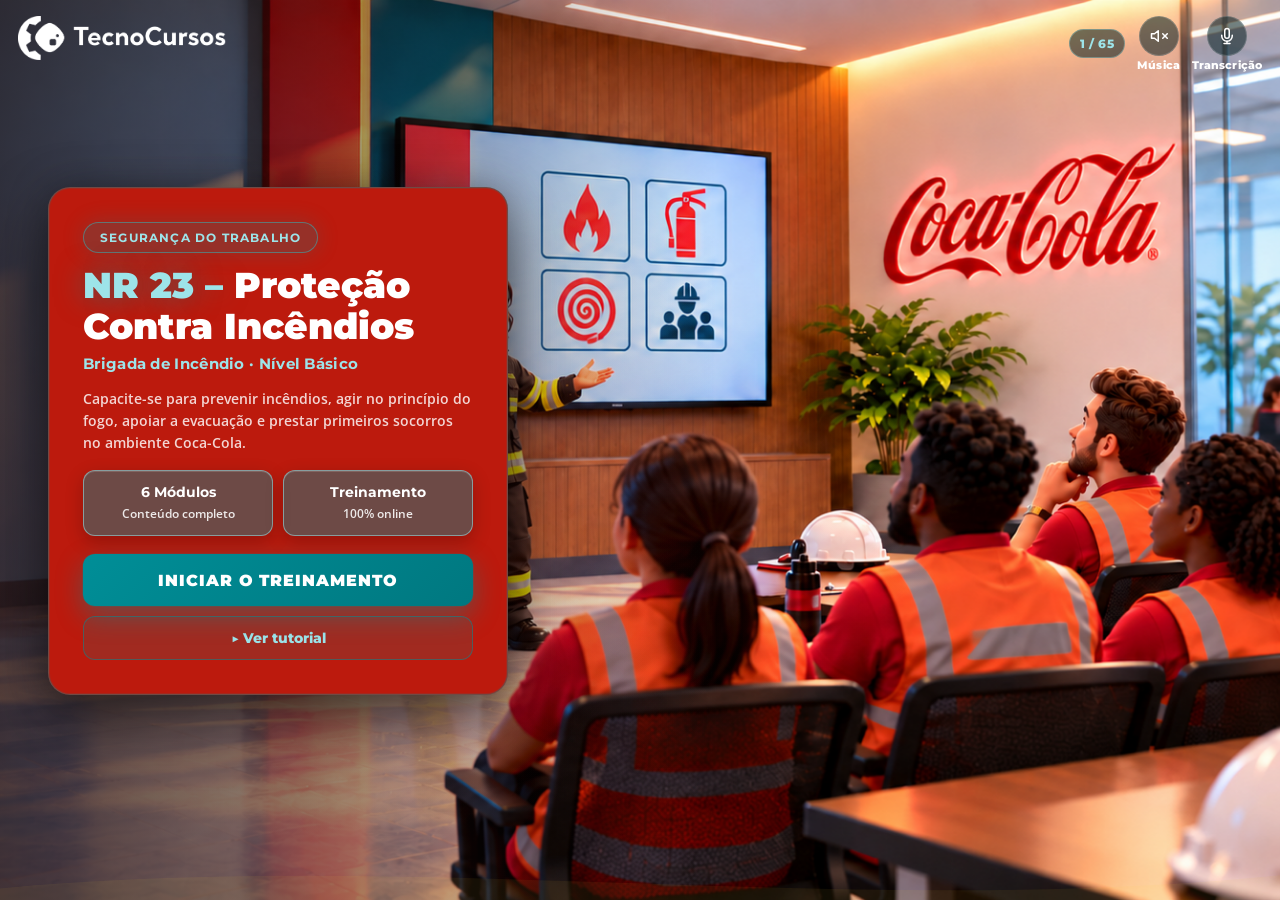
<file: index.html>
<!DOCTYPE html>
<html lang="pt-BR">
<head>
  <meta charset="UTF-8">
  <meta http-equiv="refresh" content="0; url=sessao-aprender.html">
  <link rel="canonical" href="sessao-aprender.html">
  <title>NR 23 – Proteção Contra Incêndios (Brigada de Incêndio - Nível Básico)</title>
</head>
<body>
  <p style="font-family:Montserrat,sans-serif;padding:24px">
    Abrindo a sessão…
    <a href="sessao-aprender.html">Clique aqui se não abrir</a>
  </p>
</body>
</html>
</file>
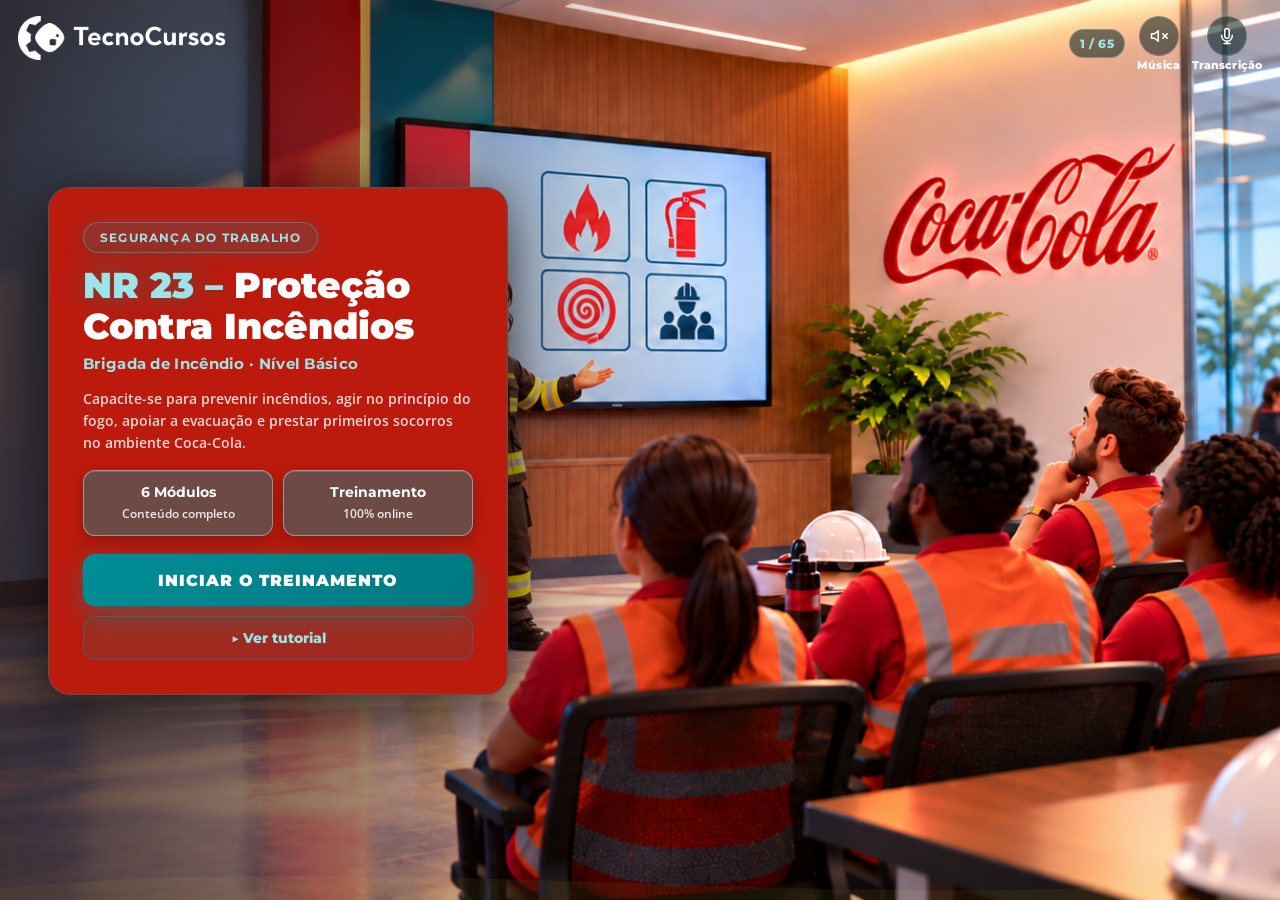
<file: abrir-sessao-aprender.html>
<!DOCTYPE html>
<html lang="pt-BR">
<head>
  <meta charset="UTF-8">
  <meta http-equiv="refresh" content="0; url=sessao-aprender.html">
  <title>Abrir NR 23 – Proteção Contra Incêndios (Brigada de Incêndio - Nível Básico)</title>
</head>
<body>
  <p style="font-family:sans-serif;padding:24px">
    Abrindo a sessão…
    <a href="sessao-aprender.html">Clique aqui se não abrir</a>
  </p>
</body>
</html>
</file>
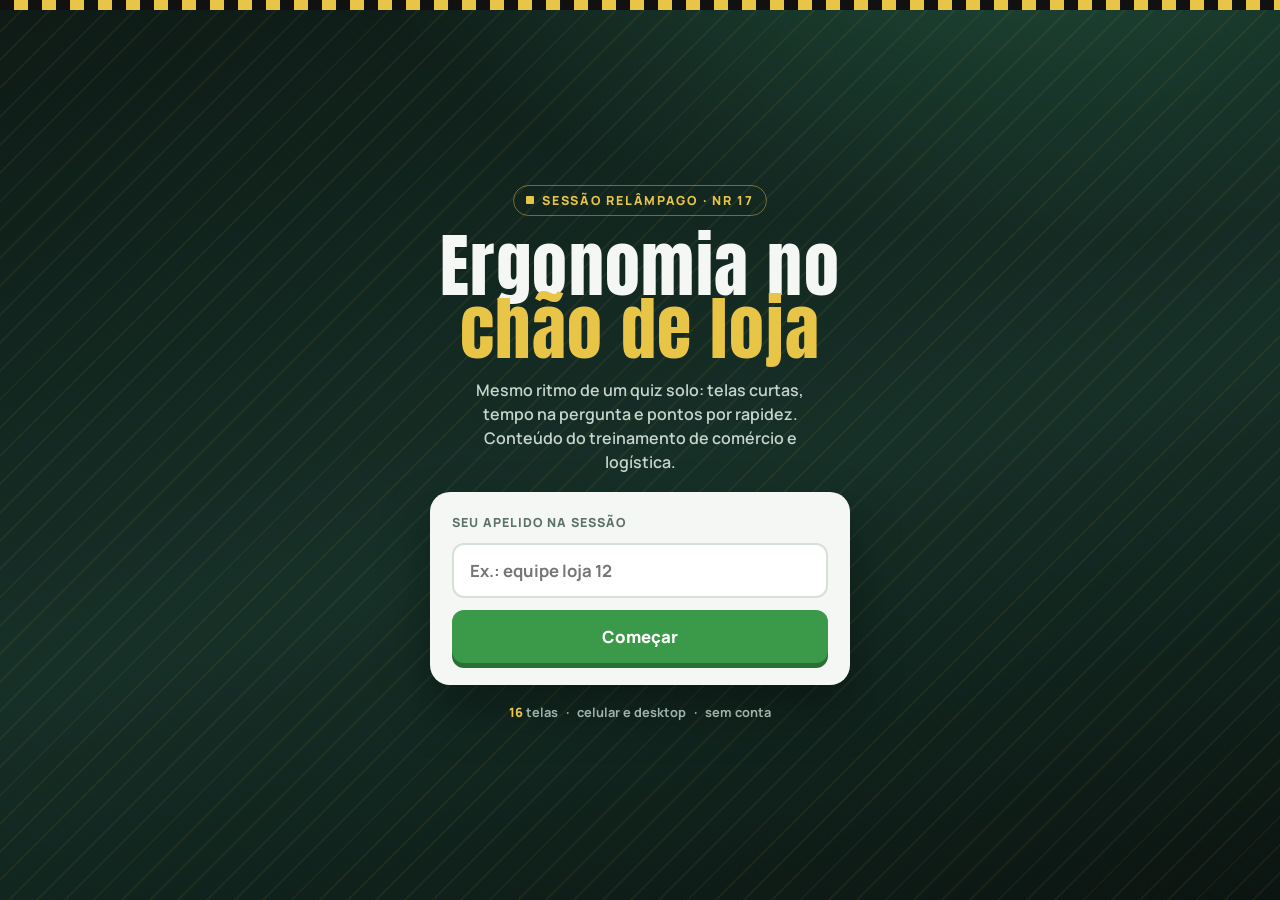
<file: quiz-nr17-nano.html>
<!DOCTYPE html>
<html lang="pt-BR">
<head>
<meta charset="UTF-8">
<meta name="viewport" content="width=device-width, initial-scale=1, viewport-fit=cover">
<title>NR 17 — Sessão relâmpago · Ergonomia</title>
<link rel="preconnect" href="https://fonts.googleapis.com">
<link rel="preconnect" href="https://fonts.gstatic.com" crossorigin>
<link href="https://fonts.googleapis.com/css2?family=Anton&family=Manrope:wght@500;600;700;800&display=swap" rel="stylesheet">
<style>
  :root{
    --floor:#0e1a16;
    --floor-2:#163028;
    --ink:#102018;
    --paper:#f4f7f4;
    --mute:#5d7268;
    --tape:#e8c547;
    --tape-dk:#c9a21a;
    --go:#3a9a4a;
    --go-dk:#2a6f36;
    --stop:#c23b3b;
    --a:#1b6b4a;
    --b:#c45c26;
    --c:#2c5f7c;
    --d:#9a6b12;
    --safe: env(safe-area-inset-bottom, 0px);
    --safe-t: env(safe-area-inset-top, 0px);
  }
  *{box-sizing:border-box;}
  html,body{height:100%;margin:0;}
  body{
    min-height:100dvh;
    font-family:Manrope,system-ui,sans-serif;
    background:
      repeating-linear-gradient(-45deg, transparent, transparent 18px, rgba(232,197,71,.06) 18px, rgba(232,197,71,.06) 20px),
      radial-gradient(1200px 600px at 80% -10%, #1f4a38, transparent 55%),
      linear-gradient(165deg, var(--floor), var(--floor-2) 55%, #0b1411);
    color:var(--paper);
    overflow:hidden;
  }
  #app{
    height:100dvh;
    display:flex;
    flex-direction:column;
    padding-top:var(--safe-t);
  }
  .screen{display:none;flex:1;min-height:0;flex-direction:column;}
  .screen.on{display:flex;}

  .hazard{
    height:10px;flex:0 0 auto;
    background:repeating-linear-gradient(90deg,#111 0 14px,var(--tape) 14px 28px);
  }
  .hazard .fill{
    height:100%;width:0;
    background:rgba(255,255,255,.45);
    mix-blend-mode:overlay;
    transition:width .2s linear;
  }

  h1,h2,.anton{font-family:Anton,sans-serif;font-weight:400;letter-spacing:.02em;margin:0;}

  /* Lobby */
  #lobby{
    align-items:center;justify-content:center;text-align:center;
    padding:24px 20px calc(28px + var(--safe));
    gap:18px;
  }
  .badge{
    display:inline-flex;align-items:center;gap:8px;
    border:1px solid rgba(232,197,71,.45);
    color:var(--tape);font-weight:800;font-size:.78rem;
    letter-spacing:.14em;text-transform:uppercase;
    padding:6px 12px;border-radius:999px;
  }
  .badge i{width:8px;height:8px;border-radius:1px;background:var(--tape);}
  #lobby h1{font-size:clamp(2.4rem,8vw,4.4rem);line-height:.9;max-width:16ch;}
  #lobby h1 span{color:var(--tape);}
  #lobby p{margin:0;max-width:38ch;color:#c5d4cc;line-height:1.5;font-weight:600;}
  .card{
    width:min(420px,100%);
    background:var(--paper);color:var(--ink);
    border-radius:20px;padding:22px;
    box-shadow:0 24px 50px rgba(0,0,0,.35);
    text-align:left;display:flex;flex-direction:column;gap:12px;
  }
  .card label{font-size:.78rem;font-weight:800;letter-spacing:.08em;text-transform:uppercase;color:var(--mute);}
  .card input{
    width:100%;border:2px solid #d5e0d8;border-radius:12px;
    padding:14px 16px;font:700 1.05rem Manrope,sans-serif;color:var(--ink);
    outline:none;
  }
  .card input:focus{border-color:var(--a);}
  .go{
    border:0;cursor:pointer;width:100%;
    background:var(--go);color:#fff;
    font:800 1.05rem Manrope,sans-serif;
    padding:15px 18px;border-radius:12px;
    box-shadow:0 5px 0 var(--go-dk);
  }
  .go:active{transform:translateY(3px);box-shadow:0 2px 0 var(--go-dk);}
  .meta{display:flex;gap:8px;flex-wrap:wrap;justify-content:center;color:#9fb3aa;font-size:.8rem;font-weight:700;}
  .meta b{color:var(--tape);font-weight:800;}

  /* Countdown */
  #count{align-items:center;justify-content:center;gap:8px;}
  #count .n{
    font-family:Anton,sans-serif;font-size:clamp(6rem,28vw,11rem);
    color:var(--tape);line-height:.85;
    text-shadow:0 10px 40px rgba(0,0,0,.4);
    animation:pop .45s ease;
  }
  @keyframes pop{from{transform:scale(.4);opacity:0;}60%{transform:scale(1.12);}to{transform:scale(1);}}
  #count small{letter-spacing:.2em;text-transform:uppercase;font-weight:800;opacity:.7;}

  /* Play chrome */
  .top{
    display:flex;align-items:center;justify-content:space-between;gap:10px;
    padding:10px 16px 4px;
  }
  .brand{display:flex;align-items:center;gap:8px;font-weight:800;font-size:.92rem;}
  .brand .mark{
    width:22px;height:22px;border-radius:4px;
    background:conic-gradient(from 45deg,var(--tape) 0 25%,#111 0 50%,var(--tape) 0 75%,#111 0);
  }
  .chip{
    background:rgba(255,255,255,.1);border:1px solid rgba(255,255,255,.18);
    padding:6px 12px;border-radius:999px;font-weight:800;font-size:.8rem;
  }
  .stage{
    flex:1;min-height:0;display:flex;flex-direction:column;
    width:min(980px,100%);margin:0 auto;padding:8px 16px 16px;
  }

  .qbox{
    background:var(--paper);color:var(--ink);
    border-radius:18px;padding:22px 22px 20px;
    box-shadow:0 18px 40px rgba(0,0,0,.28);
    flex:0 0 auto;
  }
  .qbox .kicker{
    font-size:.72rem;font-weight:800;letter-spacing:.14em;text-transform:uppercase;color:var(--mute);
    margin-bottom:8px;
  }
  .qbox h2{font-size:clamp(1.35rem,3.4vw,2.15rem);line-height:1.12;margin:0;}
  .qbox p{margin:10px 0 0;color:#3c5248;font-weight:600;line-height:1.5;}
  .qbox .bul{margin:12px 0 0;padding:0;list-style:none;display:grid;gap:8px;}
  .qbox .bul li{
    background:#eef3ef;border-radius:10px;padding:10px 12px;
    font-weight:700;font-size:.95rem;
  }

  .answers{
    margin-top:14px;flex:1;min-height:0;
    display:grid;grid-template-columns:1fr 1fr;gap:12px;
    align-content:stretch;
  }
  .ans{
    border:0;cursor:pointer;color:#fff;text-align:left;
    border-radius:16px;padding:16px 16px 16px 14px;
    font:800 1.02rem/1.25 Manrope,sans-serif;
    display:flex;align-items:center;gap:12px;
    min-height:88px;
    box-shadow:inset 0 -6px 0 rgba(0,0,0,.18);
    transition:transform .12s ease, filter .12s ease, opacity .2s ease;
  }
  .ans:active{transform:translateY(3px);box-shadow:inset 0 -3px 0 rgba(0,0,0,.18);}
  .ans .tag{
    flex:0 0 auto;width:36px;height:36px;border-radius:10px;
    background:rgba(0,0,0,.18);display:grid;place-items:center;
    font-family:Anton,sans-serif;font-size:1.15rem;
  }
  .ans[data-c="0"]{background:var(--a);}
  .ans[data-c="1"]{background:var(--b);}
  .ans[data-c="2"]{background:var(--c);}
  .ans[data-c="3"]{background:var(--d);}
  .ans.dim{opacity:.28;filter:grayscale(.4);}
  .ans.ok{outline:4px solid #fff;box-shadow:0 0 0 6px rgba(58,154,74,.55);}
  .ans.bad{outline:4px solid rgba(0,0,0,.35);}

  .tf .answers{grid-template-columns:1fr 1fr;}
  .tf .ans{min-height:110px;justify-content:center;font-size:1.2rem;}

  .scale{
    margin-top:18px;display:flex;gap:8px;justify-content:space-between;
  }
  .scale button{
    flex:1;aspect-ratio:1;max-height:72px;
    border:0;border-radius:14px;cursor:pointer;
    background:rgba(255,255,255,.12);color:#fff;
    font:800 1.2rem Manrope,sans-serif;
  }
  .scale button:hover{background:rgba(232,197,71,.35);}
  .scale-labels{display:flex;justify-content:space-between;margin-top:8px;color:#c5d4cc;font-size:.75rem;font-weight:700;}

  .cloud{
    margin-top:16px;display:flex;flex-direction:column;gap:10px;
  }
  .cloud input{
    width:100%;border:0;border-radius:14px;padding:16px 18px;
    font:700 1.05rem Manrope,sans-serif;outline:none;
  }
  .pills{display:flex;flex-wrap:wrap;gap:8px;min-height:28px;}
  .pills span{
    background:rgba(232,197,71,.18);color:var(--tape);
    border:1px solid rgba(232,197,71,.4);
    padding:6px 12px;border-radius:999px;font-weight:800;font-size:.85rem;
  }

  .nextbar{
    margin-top:14px;display:flex;justify-content:flex-end;
  }
  .next{
    border:0;cursor:pointer;
    background:var(--tape);color:#111;
    font:800 1rem Manrope,sans-serif;
    padding:14px 22px;border-radius:12px;
  }

  /* Reveal overlay */
  #reveal{
    position:absolute;inset:auto 0 0 0;
    padding:18px 16px calc(18px + var(--safe));
    display:none;align-items:center;justify-content:center;gap:14px;
    background:rgba(14,26,22,.92);backdrop-filter:blur(8px);
  }
  #reveal.show{display:flex;}
  #reveal .face{
    width:64px;height:64px;border-radius:18px;
    display:grid;place-items:center;font-size:2rem;background:#fff;
  }
  #reveal h3{margin:0;font-size:1.6rem;}
  #reveal p{margin:2px 0 0;color:#c5d4cc;font-weight:700;}

  /* End */
  #end{align-items:center;justify-content:center;padding:24px 16px calc(24px + var(--safe));text-align:center;gap:16px;}
  .podium{
    width:min(420px,100%);background:var(--paper);color:var(--ink);
    border-radius:22px;padding:28px 22px;box-shadow:0 24px 50px rgba(0,0,0,.35);
  }
  .podium .score{font-family:Anton,sans-serif;font-size:4rem;color:var(--a);line-height:1;}
  .podium h2{font-size:1.8rem;margin:6px 0 4px;}
  .stats{display:flex;justify-content:center;gap:18px;margin-top:12px;font-weight:800;color:var(--mute);}

  @media (max-width:720px){
    .answers{grid-template-columns:1fr;gap:10px;}
    .ans{min-height:68px;padding:12px 14px;}
    .tf .answers{grid-template-columns:1fr 1fr;}
    .qbox{padding:18px 16px;}
    .stage{padding:6px 12px 12px;}
  }
  @media (min-width:721px){
    .answers{min-height:220px;}
    .ans{font-size:1.08rem;}
  }
  @media (prefers-reduced-motion:reduce){
    *{animation:none!important;transition:none!important;}
  }
</style>
</head>
<body>
<div id="app">
  <div class="hazard" aria-hidden="true"><div class="fill" id="bar"></div></div>

  <section class="screen on" id="lobby">
    <div class="badge"><i></i> Sessão relâmpago · NR 17</div>
    <h1>Ergonomia no <span>chão de loja</span></h1>
    <p>Mesmo ritmo de um quiz solo: telas curtas, tempo na pergunta e pontos por rapidez. Conteúdo do treinamento de comércio e logística.</p>
    <form class="card" onsubmit="start(event)">
      <label for="nick">Seu apelido na sessão</label>
      <input id="nick" maxlength="18" autocomplete="nickname" placeholder="Ex.: equipe loja 12" />
      <button class="go" type="submit">Começar</button>
    </form>
    <div class="meta"><span><b id="nTelas">—</b> telas</span><span>·</span><span>celular e desktop</span><span>·</span><span>sem conta</span></div>
  </section>

  <section class="screen" id="count">
    <div class="n" id="cd">3</div>
    <small>Prepare a postura</small>
  </section>

  <section class="screen" id="play" style="position:relative;">
    <div class="top">
      <div class="brand"><span class="mark"></span> NR 17</div>
      <div class="chip" id="pos">1 / 12</div>
      <div class="chip" id="pts">0 pts</div>
    </div>
    <div class="stage" id="stage"></div>
    <div id="reveal">
      <div class="face" id="rface">✓</div>
      <div>
        <h3 class="anton" id="rtitle">Correto</h3>
        <p id="rsub">+0</p>
      </div>
    </div>
  </section>

  <section class="screen" id="end">
    <div class="podium">
      <div class="score" id="endScore">0</div>
      <h2 id="endTitle">Sessão concluída</h2>
      <p id="endSub" style="margin:0;color:#3c5248;font-weight:700;"></p>
      <div class="stats">
        <span id="endHits"></span>
        <span id="endStreak"></span>
      </div>
    </div>
    <button class="go" style="width:min(420px,100%)" type="button" onclick="location.reload()">Jogar de novo</button>
  </section>
</div>

<script>
const STEPS = [
  { type:"content", kicker:"Abertura", title:"NR 17 cuida de quem faz o trabalho", body:"Ergonomia vem do grego ergon (trabalho) e nomos (regra). A norma pede que o posto, a carga e o ritmo se adaptem à pessoa — não o contrário." },
  { type:"scale", kicker:"Termômetro", title:"Hoje, o quanto sua postura no turno te preocupa?", low:"Pouco", high:"Muito" },
  { type:"quiz", kicker:"Fundamentos", time:15, q:"A NR 17 trata principalmente de:", opts:["Segurança em máquinas","Ergonomia","Combate a incêndio","Trabalho em altura"], a:1 },
  { type:"content", kicker:"Três frentes", title:"Física, organizacional e cognitiva", bullets:["Física: postura, carga, repetição.","Organizacional: pausas, ritmo, rodízio.","Cognitiva: atenção, decisão, informação no posto."] },
  { type:"quiz", kicker:"Fundamentos", time:12, q:"Qual opção NÃO é uma das três áreas da ergonomia?", opts:["Física","Organizacional","Cognitiva","Financeira"], a:3 },
  { type:"cloud", kicker:"Chão de loja", title:"Qual movimento do seu turno mais cansa o corpo?", hint:"Uma palavra: paleteira, prateleira, caixa…" },
  { type:"content", kicker:"Carga", title:"Três números para memorizar", bullets:["Pega no máximo a 60 cm do corpo.","Acima de 25 kg: duas pessoas ou equipamento.","Pausa na movimentação a cada 2 horas."] },
  { type:"quiz", kicker:"Cargas", time:15, q:"Qual postura reduz a sobrecarga na coluna ao levantar do chão?", opts:["Curvar só a coluna","Flexionar os joelhos e manter a coluna reta","Girar o tronco enquanto levanta","Levantar com um braço só"], a:1 },
  { type:"quiz", kicker:"Cargas", time:12, q:"Uma caixa de 30 kg vai do estoque ao checkout. Liberar transporte sozinho?", opts:["Sim, sem problema","Não: acima de 25 kg pede ajuda ou equipamento","Só se for rápido","Sim, com luvas basta"], a:1 },
  { type:"tf", kicker:"Postura", time:12, q:"Uma postura mantida por mais de 4 segundos já é considerada postura estática.", a:true },
  { type:"tf", kicker:"Postura", time:12, q:"Agachar ou ajoelhar por longo tempo não é problema se a pessoa se sentir confortável.", a:false },
  { type:"quiz", kicker:"Administrativo", time:12, q:"Como o monitor deve ficar em relação à janela?", opts:["De frente para a janela","De costas para a janela","Paralelo à janela lateral","Tanto faz"], a:2 },
  { type:"quiz", kicker:"Pausas visuais", time:10, q:"Nas pausas visuais, para onde olhar?", opts:["Para o celular","Para um ponto a mais de 6 metros","Para o teto","Para a própria tela"], a:1 },
  { type:"quiz", kicker:"Conforto térmico", time:10, q:"Faixa de temperatura de conforto no posto administrativo:", opts:["10°C a 15°C","18°C a 25°C","26°C a 30°C","Não há faixa"], a:1 },
  { type:"quiz", kicker:"Ginástica laboral", time:12, q:"Qual exercício alonga principalmente o pescoço?", opts:["Cotovelo atrás da cabeça","Entrelaçar os dedos e ondular","Movimento de “sim” e “não” com a cabeça","Braços atrás do corpo"], a:2 },
  { type:"content", kicker:"Fechamento", title:"Pequeno ajuste, menos afastamento", body:"Cuidar da coluna, das pausas e do posto hoje evita LER/DORT amanhã. Aplique no próximo turno: joelhos, carga perto do corpo, variação de postura." }
];

document.getElementById("nTelas").textContent = STEPS.length;

const MAX = 1000, MIN = 400;
let i = 0, score = 0, hits = 0, streak = 0, best = 0, nick = "Equipe";
let tLeft = 0, tTot = 10, ticking = null, locked = false, quizCount = 0;

const $ = id => document.getElementById(id);
function show(id){
  document.querySelectorAll(".screen").forEach(s => s.classList.remove("on"));
  $(id).classList.add("on");
}

function start(e){
  e.preventDefault();
  nick = $("nick").value.trim() || "Equipe";
  i = 0; score = 0; hits = 0; streak = 0; best = 0;
  quizCount = STEPS.filter(s => s.type === "quiz" || s.type === "tf").length;
  runCount();
}

function runCount(){
  show("count");
  let n = 3;
  $("cd").textContent = n;
  const id = setInterval(() => {
    n--;
    if(n <= 0){ clearInterval(id); render(); return; }
    $("cd").textContent = n;
    $("cd").style.animation = "none";
    void $("cd").offsetWidth;
    $("cd").style.animation = "pop .45s ease";
  }, 650);
}

function stopTimer(){ if(ticking){ clearInterval(ticking); ticking = null; } }

function render(){
  stopTimer();
  locked = false;
  $("reveal").classList.remove("show");
  if(i >= STEPS.length){ finish(); return; }
  show("play");
  $("pos").textContent = `${i+1} / ${STEPS.length}`;
  $("pts").textContent = `${score} pts`;
  $("bar").style.width = `${(i / STEPS.length) * 100}%`;
  const s = STEPS[i];
  const stage = $("stage");
  stage.className = "stage" + (s.type === "tf" ? " tf" : "");
  if(s.type === "content") stage.innerHTML = contentHTML(s);
  else if(s.type === "quiz") stage.innerHTML = quizHTML(s);
  else if(s.type === "tf") stage.innerHTML = tfHTML(s);
  else if(s.type === "scale") stage.innerHTML = scaleHTML(s);
  else if(s.type === "cloud") stage.innerHTML = cloudHTML(s);

  if(s.type === "quiz" || s.type === "tf") startClock(s.time || 12);
  else $("bar").style.width = `${((i+.4) / STEPS.length) * 100}%`;

  bind(s);
}

function contentHTML(s){
  const bullets = s.bullets ? `<ul class="bul">${s.bullets.map(b=>`<li>${b}</li>`).join("")}</ul>` : "";
  const body = s.body ? `<p>${s.body}</p>` : "";
  return `<div class="qbox"><div class="kicker">${s.kicker}</div><h2>${s.title}</h2>${body}${bullets}</div>
    <div class="nextbar"><button class="next" type="button" id="btnNext">Continuar</button></div>`;
}
function quizHTML(s){
  return `<div class="qbox"><div class="kicker">${s.kicker} · ${s.time}s</div><h2>${s.q}</h2></div>
    <div class="answers" id="opts">${s.opts.map((o,n)=>`
      <button class="ans" data-c="${n}" data-i="${n}" type="button"><span class="tag">${n+1}</span><span>${o}</span></button>
    `).join("")}</div>`;
}
function tfHTML(s){
  return `<div class="qbox"><div class="kicker">${s.kicker} · ${s.time}s</div><h2>${s.q}</h2></div>
    <div class="answers">
      <button class="ans" data-c="0" data-v="true" type="button"><span class="tag">V</span><span>Verdadeiro</span></button>
      <button class="ans" data-c="1" data-v="false" type="button"><span class="tag">F</span><span>Falso</span></button>
    </div>`;
}
function scaleHTML(s){
  return `<div class="qbox"><div class="kicker">${s.kicker}</div><h2>${s.title}</h2></div>
    <div class="scale" id="scale">${[1,2,3,4,5].map(n=>`<button type="button" data-n="${n}">${n}</button>`).join("")}</div>
    <div class="scale-labels"><span>${s.low}</span><span>${s.high}</span></div>`;
}
function cloudHTML(s){
  return `<div class="qbox"><div class="kicker">${s.kicker}</div><h2>${s.title}</h2><p>${s.hint}</p></div>
    <form class="cloud" id="cloudForm">
      <input id="word" maxlength="24" placeholder="Digite e envie" />
      <button class="go" type="submit">Enviar palavra</button>
      <div class="pills" id="pills"></div>
    </form>`;
}

function bind(s){
  if(s.type === "content") $("btnNext").onclick = next;
  if(s.type === "quiz"){
    $("opts").querySelectorAll(".ans").forEach(b => b.onclick = () => gradeQuiz(+b.dataset.i, s));
  }
  if(s.type === "tf"){
    document.querySelectorAll("#stage .ans").forEach(b => b.onclick = () => gradeTF(b.dataset.v === "true", s, b));
  }
  if(s.type === "scale"){
    $("scale").querySelectorAll("button").forEach(b => b.onclick = next);
  }
  if(s.type === "cloud"){
    $("cloudForm").onsubmit = ev => {
      ev.preventDefault();
      const w = $("word").value.trim();
      if(!w) return;
      const span = document.createElement("span");
      span.textContent = w;
      $("pills").appendChild(span);
      $("word").value = "";
      setTimeout(next, 700);
    };
  }
}

function startClock(sec){
  tTot = sec; tLeft = sec;
  stopTimer();
  ticking = setInterval(() => {
    tLeft -= 0.1;
    $("bar").style.width = `${Math.max(0, tLeft / tTot) * 100}%`;
    if(tLeft <= 0){
      stopTimer();
      if(STEPS[i].type === "quiz") gradeQuiz(-1, STEPS[i]);
      else gradeTF(null, STEPS[i], null);
    }
  }, 100);
}

function points(){
  const ratio = Math.max(0, tLeft / tTot);
  return Math.round(MIN + (MAX - MIN) * ratio);
}

function gradeQuiz(choice, s){
  if(locked) return;
  locked = true;
  stopTimer();
  const ok = choice === s.a;
  document.querySelectorAll("#stage .ans").forEach(b => {
    const n = +b.dataset.i;
    if(n === s.a) b.classList.add("ok");
    else b.classList.add("dim");
    if(n === choice && !ok) b.classList.add("bad");
  });
  apply(ok);
}

function gradeTF(val, s, btn){
  if(locked) return;
  locked = true;
  stopTimer();
  const ok = val === s.a;
  document.querySelectorAll("#stage .ans").forEach(b => {
    const v = b.dataset.v === "true";
    if(v === s.a) b.classList.add("ok");
    else b.classList.add("dim");
    if(btn && b === btn && !ok) b.classList.add("bad");
  });
  apply(ok);
}

function apply(ok){
  let gained = 0;
  if(ok){
    gained = points();
    score += gained; hits++; streak++; best = Math.max(best, streak);
  } else streak = 0;
  $("pts").textContent = `${score} pts`;
  $("rface").textContent = ok ? "✓" : "✕";
  $("rface").style.background = ok ? "#d9f2de" : "#f8d4d4";
  $("rtitle").textContent = ok ? "Correto" : (tLeft <= 0 ? "Tempo esgotado" : "Incorreto");
  $("rsub").textContent = ok ? `+${gained} · sequência ${streak}` : "A alternativa certa ficou destacada";
  $("reveal").classList.add("show");
  setTimeout(next, 1600);
}

function next(){
  i++;
  render();
}

function finish(){
  show("end");
  $("endScore").textContent = score;
  $("endTitle").textContent = hits >= Math.ceil(quizCount * .7) ? `Boa, ${nick}` : `Revise e tente de novo, ${nick}`;
  $("endSub").textContent = `${hits} de ${quizCount} questões objetivas`;
  $("endHits").textContent = `${hits} acertos`;
  $("endStreak").textContent = `melhor sequência ${best}`;
}
</script>
</body>
</html>
</file>
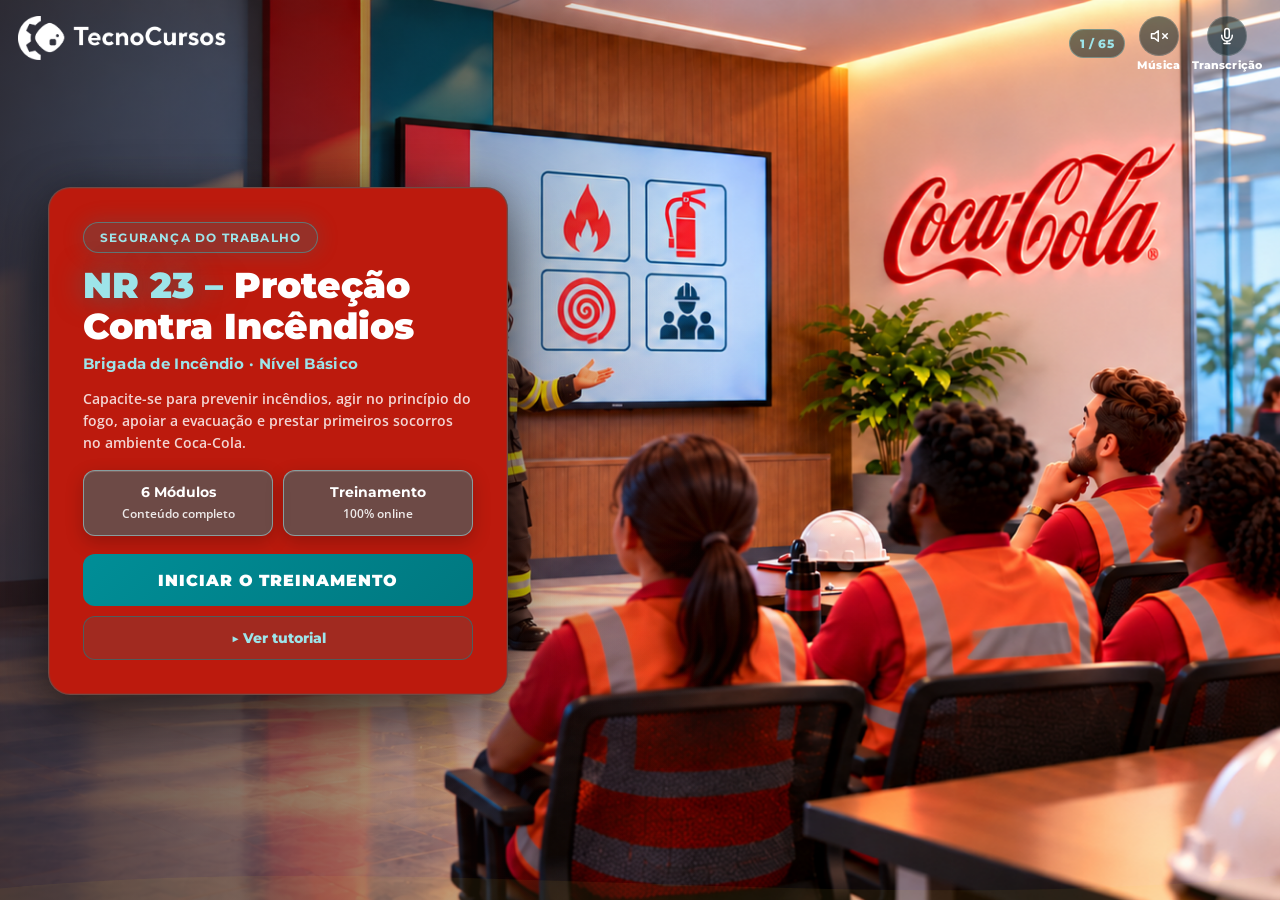
<file: sessao-aprender.html>
<!DOCTYPE html>
<html lang="pt-BR">
<head>
  <meta charset="UTF-8">
  <meta name="viewport" content="width=device-width, initial-scale=1, viewport-fit=cover">
  <meta name="referrer" content="no-referrer">
  <title>NR 23 – Proteção Contra Incêndios (Brigada de Incêndio - Nível Básico)</title>
  <link href="https://fonts.googleapis.com/css2?family=Montserrat:wght@400;600;700;800;900&family=Open+Sans:wght@400;600;700&display=swap" rel="stylesheet">
  <link rel="stylesheet" href="question-screen.css?v=menuIguais">
  <link rel="stylesheet" href="fundo-novo.css?v=redBlueExt">
  <link rel="stylesheet" href="menu-compacto.css?v=menuDestaque">
  <link rel="stylesheet" href="atividades.css?v=cyanBrick">
  <style>
    html, body { margin: 0; height: 100%; overflow: hidden; }
  </style>
</head>
<body>
  <div class="qs-app" id="app">
    <!-- Capa (igual à referência) -->
    <section class="qs-home" id="home" aria-label="Abertura do treinamento">
      <div class="qs-home-photo" aria-hidden="true">
        <img class="qs-home-photo-img" id="homePhotoImg" src="assets/fotos/capa.png" alt="Capa do treinamento: brigadistas em ação no ambiente de trabalho">
        <div class="qs-home-veil"></div>
      </div>
      <div class="qs-home-inner">
        <div class="qs-home-card">
          <div class="qs-home-tag">SEGURANÇA DO TRABALHO</div>
          <h1><em>NR 23 –</em> Proteção Contra Incêndios</h1>
          <p class="qs-home-level">Brigada de Incêndio · Nível Básico</p>
          <p>Capacite-se para prevenir incêndios, agir no princípio do fogo, apoiar a evacuação e prestar primeiros socorros no ambiente Coca-Cola.</p>
          <div class="qs-home-badges">
            <div class="qs-home-badge">
              <div>
                <strong>6 Módulos</strong>
                <span>Conteúdo completo</span>
              </div>
            </div>
            <div class="qs-home-badge">
              <div>
                <strong>Treinamento</strong>
                <span>100% online</span>
              </div>
            </div>
          </div>
          <div class="qs-home-actions">
            <button type="button" class="qs-home-start" id="btnStartHome">
              <span>INICIAR O TREINAMENTO</span>
            </button>
            <button type="button" class="qs-home-tutorial" id="btnTutorialHome">
              <span>▶ Ver tutorial</span>
            </button>
          </div>
        </div>
      </div>
      <div class="qs-home-logo">
        <img src="assets/fotos/LOGO.png" alt="TecnoCursos">
      </div>
      <div class="qs-wave" aria-hidden="true">
        <svg viewBox="0 0 1440 100" preserveAspectRatio="none">
          <path d="M0,55 C480,10 960,90 1440,40 L1440,100 L0,100 Z" fill="rgba(244, 210, 66, 0.07)" />
        </svg>
      </div>
    </section>

    <header class="qs-top" id="topBar" hidden>
      <div class="qs-brand">
        <img src="assets/fotos/LOGO.png" alt="TecnoCursos">
      </div>
      <div class="qs-progress" id="progress" aria-label="Progresso"></div>
      <span class="qs-page-chip" id="pageChip" hidden>0/0</span>
      <div class="qs-tools">
        <button type="button" id="btnMode" class="qs-sim-btn" title="Modo simulação" hidden aria-pressed="false">
          <span class="qs-label" id="simLabel">Simulação: OFF</span>
        </button>
        <button type="button" id="btnMusic" class="qs-tool-btn" title="Música" aria-pressed="false">
          <span class="qs-tool-disc">
            <svg class="qs-tool-ico ico-off" viewBox="0 0 24 24" fill="none" stroke="currentColor" stroke-width="2" stroke-linecap="round" stroke-linejoin="round" aria-hidden="true">
              <polygon points="11 5 6 9 2 9 2 15 6 15 11 19 11 5"/><line x1="23" y1="9" x2="17" y2="15"/><line x1="17" y1="9" x2="23" y2="15"/>
            </svg>
            <svg class="qs-tool-ico ico-on" viewBox="0 0 24 24" fill="none" stroke="currentColor" stroke-width="2" stroke-linecap="round" stroke-linejoin="round" aria-hidden="true">
              <polygon points="11 5 6 9 2 9 2 15 6 15 11 19 11 5"/><path d="M15.54 8.46a5 5 0 0 1 0 7.07"/><path d="M19.07 4.93a10 10 0 0 1 0 14.14"/>
            </svg>
          </span>
          <span class="qs-tool-label">Música</span>
        </button>
        <button type="button" id="btnTranscript" class="qs-tool-btn" title="Transcrição">
          <span class="qs-tool-disc">
            <svg class="qs-tool-ico" viewBox="0 0 24 24" fill="none" stroke="currentColor" stroke-width="2" stroke-linecap="round" stroke-linejoin="round" aria-hidden="true">
              <path d="M12 2a3 3 0 0 0-3 3v7a3 3 0 0 0 6 0V5a3 3 0 0 0-3-3z"/><path d="M19 11v1a7 7 0 0 1-14 0v-1"/><line x1="12" y1="19" x2="12" y2="22"/><line x1="8" y1="22" x2="16" y2="22"/>
            </svg>
          </span>
          <span class="qs-tool-label">Transcrição</span>
        </button>
      </div>
    </header>

    <main class="qs-stage" id="stage" hidden>
      <button class="qs-nav" id="btnBack" aria-label="Anterior" disabled>
        <svg viewBox="0 0 24 24" fill="none" stroke="currentColor" stroke-width="2.4" stroke-linecap="round" stroke-linejoin="round"><polyline points="15 18 9 12 15 6"/></svg>
      </button>
      <div class="qs-col">
        <div class="qs-pts" id="ptsChip" hidden><span class="qs-pts-val">0 pts</span></div>
        <div class="qs-shell" id="shell"></div>
        <button type="button" class="qs-more" id="btnMore" hidden aria-label="Ver o conteúdo abaixo">
          <svg viewBox="0 0 24 24" fill="none" stroke="currentColor" stroke-width="2.6" stroke-linecap="round" stroke-linejoin="round" aria-hidden="true"><polyline points="6 9 12 15 18 9"/></svg>
        </button>
      </div>
      <button class="qs-nav" id="btnFwd" aria-label="Próximo" disabled>
        <svg viewBox="0 0 24 24" fill="none" stroke="currentColor" stroke-width="2.4" stroke-linecap="round" stroke-linejoin="round"><polyline points="9 18 15 12 9 6"/></svg>
      </button>
    </main>

    <div class="qs-wave qs-wave-session" id="sessionWave" aria-hidden="true" hidden>
      <svg viewBox="0 0 1440 100" preserveAspectRatio="none">
        <path d="M0,55 C480,10 960,90 1440,40 L1440,100 L0,100 Z" fill="rgba(244, 210, 66, 0.07)" />
      </svg>
    </div>
  </div>

  <!-- Modal Tutorial -->
  <div class="qs-tut-overlay" id="tutorialModal" hidden>
    <div class="qs-tut-card" role="dialog" aria-modal="true" aria-labelledby="tutTitle">
      <div class="qs-tut-accent" aria-hidden="true"></div>
      <div class="qs-tut-badge">▶ TUTORIAL</div>
      <h2 id="tutTitle">Antes de começar — <span>Orientações iniciais</span></h2>
      <p>Assista ao vídeo para entender como navegar pelos módulos, responder às atividades e usar as ferramentas.</p>
      <div class="qs-tut-video">
        <iframe id="tutIframe" src="https://player-vz-d35edf2a-8e7.tv.pandavideo.com.br/embed/?v=58c2b207-5c32-4336-acba-6df97de39825&saveProgress=false" title="Tutorial do treinamento" allow="accelerometer;gyroscope;autoplay;encrypted-media;picture-in-picture" allowfullscreen fetchpriority="high"></iframe>
      </div>
      <div class="qs-tut-foot">
        <button type="button" class="qs-tut-close" id="btnTutorialClose">✓ Entendi, vamos começar</button>
      </div>
    </div>
  </div>

    <div class="qs-toast" id="simToast" hidden role="status"></div>

    <button type="button" class="qs-jump-fab" id="simFab" hidden>Sim · mapa</button>
    <aside class="qs-jump" id="simJump" hidden>
      <header>
        <div>
          <strong>Mapa da simulação</strong>
          <span id="simJumpPos">—</span>
        </div>
        <button type="button" id="btnJumpClose" aria-label="Fechar mapa">×</button>
      </header>
      <div class="qs-jump-list" id="simJumpList"></div>
      <button type="button" class="qs-jump-off" id="btnJumpOff">Desligar simulação</button>
    </aside>

  <audio id="bg-music" loop preload="metadata" aria-hidden="true"></audio>

  <script src="question-screen-data.js?v=menuMeta"></script>
  <script src="question-screen.js?v=agentsCards"></script>
  <script src="narration-text.js?v=menuAudio"></script>
  <script src="narration.js?v=tts6"></script>
  <script>
(function () {
  var session = window.QUESTION_SCREEN_SESSION;
  if (!session || !session.modules || !session.modules.length) {
    document.getElementById('shell').innerHTML = '<div class="qs-menu"><p>Conteúdo não encontrado.</p></div>';
    return;
  }

  var modules = session.modules;

  /* A abertura e o menu também são páginas numeradas, então abrem o catálogo.
     mi/si = -1 marca que não são telas de módulo; quem navega olha o "view". */
  var catalog = [
    { n: 1, view: 'home', mi: -1, si: -1, mod: 0, type: 'home', title: 'Abertura', kind: 'Abertura' },
    { n: 2, view: 'menu', mi: -1, si: -1, mod: 0, type: 'menu', title: 'Conteúdo programático', kind: 'Menu' }
  ];
  modules.forEach(function (m, mi) {
    (m.screens || []).forEach(function (s, si) {
      catalog.push({
        n: catalog.length + 1,
        view: 'play',
        mi: mi,
        si: si,
        mod: m.id,
        type: s.type || '',
        title: s.title || s.question || s.kicker || s.type || 'Tela',
        kind: (
          s.type === 'cover' ? 'Capa' :
          s.type === 'video' ? 'Vídeo' :
          s.type === 'image' ? 'Foto' :
          s.type === 'content' ? 'Texto' :
          s.type === 'quiz-intro' ? 'Desafio' :
          s.type === 'question' ? 'Pergunta' :
          s.type === 'reflect' ? 'Reflexão' :
          s.type === 'compare' ? 'Compare' :
          s.type === 'order' ? 'Ordenar' :
          s.type === 'match' ? 'Associação' :
          s.type === 'rhythm' ? 'Ritmo' :
          s.type === 'finale' ? 'Conclusão' :
          s.type
        )
      });
    });
  });
  var jumpOpen = false;
  var modIndex = -1;
  var slideIndex = 0;
  var answered = {};
  var qs = null;
  var mode = 'home'; /* home | menu | play */
  var showingResult = false;
  var autoAdvanceTimer = null;
  var quizState = {
    active: false,
    correct: 0,
    answered: 0,
    minCorrect: 0,
    total: 0,
    introIndex: -1,
    passed: false,
    points: 0,
    streak: 0,
    bestStreak: 0
  };
  var sessionAnswers = {};
  var PTS_MAX = 50;
  function isScoreType(type) {
    return type === 'question' || type === 'order' || type === 'match' || type === 'rhythm';
  }
  function isGateType(type) {
    return isScoreType(type) || type === 'reflect' || type === 'compare';
  }
  // ficha com sequência de fotos / cartões: a seta só libera depois de ver todas
  function isStepsGate(s) {
    return !!(s && s.type === 'content' && (s.steps || s.skin === 'ficha'));
  }
  // vídeo com player: só libera o avanço faltando ~8s para o fim
  function isVideoGate(s) {
    return !!(s && s.type === 'video' && (s.embed || s.panda || s.video));
  }
  function isQuizStep(s) {
    return !!(s && isScoreType(s.type));
  }
  var questionCount = catalog.filter(function (item) { return isScoreType(item.type); }).length;

  function sessionTotals() {
    var pts = 0;
    var hits = 0;
    Object.keys(sessionAnswers).forEach(function (id) {
      var a = sessionAnswers[id] || {};
      pts += a.pts || 0;
      if (a.correct) hits += 1;
    });
    return {
      points: pts,
      hits: hits,
      answered: Object.keys(sessionAnswers).length,
      questions: questionCount,
      max: questionCount * PTS_MAX
    };
  }

  function sessionMedal(tot) {
    var max = tot.max || 1;
    var pct = tot.points / max;
    if (pct >= 0.8) return { emoji: '🥇', name: 'Medalha de ouro', rank: 'gold' };
    if (pct >= 0.6) return { emoji: '🥈', name: 'Medalha de prata', rank: 'silver' };
    return { emoji: '🥉', name: 'Medalha de bronze', rank: 'bronze' };
  }

  function quizMedal(passed, correct, total) {
    var pct = total ? correct / total : 0;
    if (pct >= 1) return { emoji: '🥇', name: 'Medalha de ouro', rank: 'gold' };
    if (passed && pct >= 0.8) return { emoji: '🥈', name: 'Medalha de prata', rank: 'silver' };
    if (passed) return { emoji: '🥉', name: 'Medalha de bronze', rank: 'bronze' };
    return { emoji: '📚', name: '', rank: 'none' };
  }

  function updatePtsChip() {
    var chip = document.getElementById('ptsChip');
    if (!chip) return;
    var tot = sessionTotals();
    /* O placar só faz sentido na atividade do fim do módulo: fora dela não
       há o que pontuar, e o chip virava enfeite pelo resto do curso. Vale
       da abertura do desafio até o resultado; depois some de novo. */
    var s = mode === 'play' ? current() : null;
    var noDesafio = !!s && (isScoreType(s.type) || s.type === 'quiz-intro');
    chip.hidden = !(noDesafio || (mode === 'play' && showingResult));
    var val = chip.querySelector('.qs-pts-val');
    if (!val) {
      val = document.createElement('span');
      val.className = 'qs-pts-val';
      chip.insertBefore(val, chip.firstChild);
    }
    val.textContent = tot.points + ' pts';
  }

  /* No acerto o placar “pula” e sobe um +N — feedback rápido sem atrapalhar. */
  function celebratePts(gained) {
    var chip = document.getElementById('ptsChip');
    if (!chip || !(gained > 0)) {
      updatePtsChip();
      return;
    }
    updatePtsChip();
    chip.classList.remove('is-gain');
    void chip.offsetWidth;
    chip.classList.add('is-gain');

    var fly = chip.querySelector('.qs-pts-fly');
    if (!fly) {
      fly = document.createElement('span');
      fly.className = 'qs-pts-fly';
      fly.setAttribute('aria-hidden', 'true');
      chip.appendChild(fly);
    }
    fly.textContent = '+' + gained;
    fly.classList.remove('is-on');
    void fly.offsetWidth;
    fly.classList.add('is-on');

    clearTimeout(celebratePts._t);
    celebratePts._t = setTimeout(function () {
      chip.classList.remove('is-gain');
      if (fly) fly.classList.remove('is-on');
    }, 900);
  }

  function clearAutoAdvance() {
    if (autoAdvanceTimer) {
      clearTimeout(autoAdvanceTimer);
      autoAdvanceTimer = null;
    }
  }

  function resetQuizState() {
    quizState = {
      active: false,
      correct: 0,
      answered: 0,
      minCorrect: 0,
      total: 0,
      introIndex: -1,
      passed: false,
      points: 0,
      streak: 0,
      bestStreak: 0
    };
    showingResult = false;
    updatePtsChip();
  }

  function countQuizQuestionsFrom(startIdx) {
    var list = screens();
    var n = 0;
    for (var i = startIdx + 1; i < list.length; i++) {
      if (!isScoreType(list[i].type)) break;
      n++;
    }
    return n || 1;
  }

  function isLastQuizQuestion() {
    var s = current();
    if (!isQuizStep(s)) return false;
    var next = screens()[slideIndex + 1];
    return !isQuizStep(next);
  }

  function clearQuizAnswers() {
    var list = screens();
    if (quizState.introIndex < 0) return;
    for (var i = quizState.introIndex + 1; i < list.length; i++) {
      if (!isScoreType(list[i].type)) break;
      delete answered[list[i].id];
      delete sessionAnswers[list[i].id];
    }
  }

  /* Progresso dos módulos só vale nesta sessão (memória).
     F5 / Ctrl+F5 zera tudo e volta pra capa — como antes. */
  var RESUME_KEY = 'nr23-sessao-aprender-resume';
  var progress = { unlockedUpTo: 0, completed: {} };

  function saveResume() {
    /* no-op: não persiste mais no navegador */
  }

  try { localStorage.removeItem(RESUME_KEY); } catch (err) {}

  var demoMode = false;
  try { demoMode = sessionStorage.getItem('nr17-demoMode') === '1'; } catch (err) {}

  function isUnlocked(i) {
    if (demoMode) return true;
    return i >= 0 && i <= progress.unlockedUpTo;
  }

  function isCompleted(i) {
    return !!progress.completed[String(i)];
  }

  function completeCurrentModule() {
    if (modIndex < 0) return;
    progress.completed[String(modIndex)] = true;
    if (modIndex + 1 < modules.length) {
      progress.unlockedUpTo = Math.max(progress.unlockedUpTo, modIndex + 1);
    }
  }

  // módulo disponível agora; 0 quando todos já foram concluídos
  function nextModuleNumber() {
    for (var i = 0; i < modules.length; i++) {
      if (isUnlocked(i) && !isCompleted(i)) return modules[i].id;
    }
    return 0;
  }

  function menuCallout() {
    var next = -1;
    for (var i = 0; i < modules.length; i++) {
      if (isUnlocked(i) && !isCompleted(i)) { next = i; break; }
    }
    if (next < 0) {
      var allDone = modules.every(function (_, i) { return isCompleted(i); });
      if (allDone) {
        return {
          title: 'Treinamento concluído!',
          body: 'Você finalizou todos os módulos. Pode revisitar qualquer um quando quiser.'
        };
      }
      next = progress.unlockedUpTo;
    }
    var m = modules[next];
    if (next === 0 && !isCompleted(0)) {
      return {
        title: demoMode ? 'Modo simulação ligado' : 'Vamos começar pelo Módulo 1?',
        body: demoMode
          ? 'Todos os módulos estão liberados. Avance sem travar em quiz ou vídeo.'
          : ((m.title || '') + '. Toque no card liberado para iniciar.')
      };
    }
    return {
      title: demoMode ? 'Modo simulação ligado' : ('Módulo ' + m.id + ' liberado!'),
      body: demoMode
        ? 'Todos os módulos estão liberados. Avance sem travar em quiz ou vídeo.'
        : ((m.title || '') + '. Toque no card para continuar.')
    };
  }

  var app = document.getElementById('app');
  var home = document.getElementById('home');
  var topBar = document.getElementById('topBar');
  var stage = document.getElementById('stage');
  var progressEl = document.getElementById('progress');
  var shell = document.getElementById('shell');
  var btnBack = document.getElementById('btnBack');
  var btnFwd = document.getElementById('btnFwd');
  var brandTxt = null;
  var bgMusic = document.getElementById('bg-music');

  if (brandTxt) brandTxt.textContent = (session.meta && session.meta.title) || 'NR 23';
  if (bgMusic) {
    bgMusic.src = (session.meta && session.meta.musicSrc) || 'musica/musica_foco.mp3';
    bgMusic.volume = 0.35;
  }

  var sessionWave = document.getElementById('sessionWave');

  function setChrome(visible) {
    // a barra fica sempre no DOM: na abertura o CSS deixa só as ferramentas
    if (topBar) topBar.hidden = false;
    if (stage) stage.hidden = !visible;
    if (home) home.hidden = visible;
    if (sessionWave) sessionWave.hidden = !visible;
    app.classList.toggle('is-home', !visible);
  }

  function showHome() {
    mode = 'home';
    modIndex = -1;
    clearAutoAdvance();
    resetQuizState();
    if (qs) { qs.destroy(); qs = null; }
    setChrome(false);
    renderProgress();
    syncJumpUI();
    saveResume();
    if (window.Narration) Narration.pageChanged();
  }

  function currentMod() { return modules[modIndex]; }
  function screens() { return currentMod() ? currentMod().screens : []; }
  function current() { return screens()[slideIndex]; }

  function isFinale() {
    var s = current();
    return !!(s && s.type === 'finale');
  }

  function exitPlay() {
    if (isFinale()) showHome();
    else showMenu();
  }

  function renderProgress() {
    if (mode !== 'play') {
      progressEl.innerHTML = '';
      return;
    }
    var list = screens();
    progressEl.innerHTML = list.map(function (_, i) {
      var cls = i < slideIndex ? 'done' : (i === slideIndex ? 'cur' : '');
      return '<i class="' + cls + '"></i>';
    }).join('');
  }

  function canForward() {
    if (isFinale()) return modIndex + 1 < modules.length;
    if (showingResult) return !!quizState.passed;
    var s = current();
    if (!s) return false;
    /* A ficha de alongamento trava a seta mesmo em simulação: o bloqueio
       faz parte do teste da página. O atalho go continua pulando. */
    if (isStepsGate(s)) return !!answered[s.id];
    if (demoMode) return true;
    if (s.type === 'question') return !!answered[s.id];
    if (isGateType(s.type)) return !!answered[s.id];
    if (isVideoGate(s)) return !!answered[s.id];
    return true;
  }

  function updateNav() {
    if (mode === 'home') {
      btnBack.disabled = true;
      btnFwd.disabled = true;
      return;
    }
    if (mode === 'menu') {
      btnBack.disabled = false;
      btnFwd.disabled = true;
      return;
    }
    if (mode !== 'play') {
      btnBack.disabled = true;
      btnFwd.disabled = true;
      return;
    }
    btnBack.disabled = showingResult;
    btnFwd.disabled = showingResult ? !quizState.passed : !canForward();
  }

  // temas das questões erradas, para orientar o que estudar antes de tentar de novo
  function buildReviewList() {
    var list = screens();
    var out = [];
    var seen = {};
    if (quizState.introIndex < 0) return out;
    for (var i = quizState.introIndex + 1; i < list.length; i++) {
      var s = list[i];
      if (!isScoreType(s.type)) break;
      if (s.opinion) continue;
      var ans = sessionAnswers[s.id];
      if (ans && ans.correct) continue;
      var topic = s.review || s.question || s.title || '';
      if (!topic || seen[topic]) continue;
      seen[topic] = true;
      out.push(topic);
    }
    return out;
  }

  function showQuizResult() {
    clearAutoAdvance();
    showingResult = true;
    var total = quizState.total || quizState.answered || 1;
    var hits = quizState.correct;
    var min = quizState.minCorrect || Math.ceil(total * 0.75);
    quizState.passed = hits >= min;
    var medal = quizMedal(quizState.passed, hits, total);
    var m = currentMod() || {};
    var unlock = m.titleUnlock || null;
    var titleUnlock = (quizState.passed && unlock)
      ? {
          moduleLabel: 'Módulo ' + m.id + ' concluído',
          title: unlock.title,
          body: unlock.body,
          icon: unlock.icon
        }
      : null;
    var faceIcon = titleUnlock ? (titleUnlock.icon || '🏅') : medal.emoji;
    var faceRank = titleUnlock ? 'title' : medal.rank;

    if (qs) qs.destroy();
    qs = QuestionScreen.mount(shell, {
      type: 'quiz-result',
      passed: quizState.passed,
      score: hits,
      total: total,
      minCorrect: min,
      points: quizState.points,
      streak: quizState.bestStreak,
      medal: faceIcon,
      medalName: '',
      medalRank: faceRank,
      icon: faceIcon,
      title: quizState.passed ? 'Desafio concluído!' : 'Desafio não concluído',
      titleUnlock: titleUnlock,
      review: quizState.passed ? [] : buildReviewList()
    }, {
      onContinue: handleContinue
    });

    renderProgress();
    updateNav();
    updatePtsChip();
    if (quizState.passed) {
      try { if (typeof playBeep === 'function') playBeep('end'); } catch (e) {}
    }
    if (window.Narration) Narration.pageChanged();
  }

  function restartQuiz() {
    clearAutoAdvance();
    showingResult = false;
    clearQuizAnswers();
    quizState.correct = 0;
    quizState.answered = 0;
    quizState.passed = false;
    quizState.points = 0;
    quizState.streak = 0;
    quizState.bestStreak = 0;
    quizState.active = true;
    if (quizState.introIndex >= 0) {
      slideIndex = quizState.introIndex;
      mountSlide();
    }
  }

  function finishAfterQuiz() {
    clearAutoAdvance();
    showingResult = false;
    quizState.active = false;
    var list = screens();
    var next = slideIndex + 1;
    while (next < list.length && isScoreType(list[next].type)) next++;
    if (next >= list.length) {
      completeCurrentModule();
      var nextMod = modIndex + 1;
      if (nextMod < modules.length) {
        progress.unlockedUpTo = Math.max(progress.unlockedUpTo, nextMod);
        openModule(nextMod);
        return;
      }
      showMenu();
      return;
    }
    slideIndex = next;
    mountSlide();
    if (isFinale()) completeCurrentModule();
  }

  function handleContinue(info) {
    var action = info && info.action;
    if (action === 'retry') {
      restartQuiz();
      return;
    }
    if (action === 'finish') {
      finishAfterQuiz();
      return;
    }
    advance();
  }

  function advance() {
    clearAutoAdvance();
    if (showingResult) {
      if (quizState.passed || demoMode) finishAfterQuiz();
      return;
    }
    if (!canForward() && !demoMode) return;
    var s = current();
    if (s && isQuizStep(s) && answered[s.id] && isLastQuizQuestion()) {
      showQuizResult();
      return;
    }
    if (slideIndex >= screens().length - 1) {
      completeCurrentModule();
      var nextMod = modIndex + 1;
      if (nextMod < modules.length) {
        progress.unlockedUpTo = Math.max(progress.unlockedUpTo, nextMod);
        openModule(nextMod);
        return;
      }
      if (isFinale()) {
        updateNav();
        return;
      }
      showMenu();
      return;
    }
    go(1);
  }

  function showMenu() {
    mode = 'menu';
    modIndex = -1;
    clearAutoAdvance();
    resetQuizState();
    if (qs) { qs.destroy(); qs = null; }
    if (brandTxt) brandTxt.textContent = (session.meta && session.meta.title) || 'NR 23';
    setChrome(true);
    var callout = menuCallout();
    shell.innerHTML =
      '<div class="qs-menu">' +
        '<h1><span class="qs-menu-norm">NR 23 –</span> Proteção Contra Incêndios</h1>' +
        '<p class="qs-menu-level">Brigada de Incêndio · Nível Básico</p>' +
        '<p class="qs-menu-lead">Conteúdo programático completo. Só o módulo liberado pode ser aberto.</p>' +
        '<div class="qs-start-callout" role="status">' +
          '<strong>' + callout.title + '</strong>' +
          '<span>' + callout.body + '</span>' +
        '</div>' +
        '<div class="qs-mod-grid">' +
          modules.map(function (m, i) {
            var locked = !isUnlocked(i);
            var done = isCompleted(i);
            var cls = locked ? ' is-locked' : (done ? ' is-done' : ' is-open is-pulse');
            var statusLabel = locked
              ? ('Após o Módulo ' + modules[i - 1].id)
              : (done ? 'Concluído' : (i === 0 ? 'Começar' : 'Continuar'));
            var statusCls = locked ? 'qs-lock' : (done ? 'qs-done' : 'qs-go');
            return '<button type="button" class="qs-mod-card' + cls + '"' +
              ' data-mod="' + i + '"' +
              (locked ? ' disabled aria-disabled="true"' : '') +
              ' aria-label="Módulo ' + m.id + ': ' + m.title + (locked ? ' (libera após o Módulo ' + modules[i - 1].id + ')' : '') + '"' +
              '>' +
              '<div class="qs-mod-num">' + m.id + '</div>' +
              '<strong class="qs-mod-title">' + m.title + '</strong>' +
              '<em class="' + statusCls + '">' + statusLabel + '</em>' +
            '</button>';
          }).join('') +
        '</div>' +
      '</div>';
    renderProgress();
    updateNav();
    syncJumpUI();
    revelarModuloLiberado();
    saveResume();
    if (window.Narration) Narration.pageChanged();
  }

  /* No celular a trilha não cabe inteira: a lista começa no Módulo 1 e o
     módulo da vez pode ficar abaixo da dobra, passando a impressão de que o
     curso termina no 2. Aqui a rolagem já vai até ele. O movimento é suave de
     propósito: além de levar ao card certo, mostra que a lista corre.

     O alvo é o índice liberado, e não o primeiro card marcado como aberto:
     quem pula páginas pelo atalho destrava todos os módulos anteriores de
     uma vez, e aí o primeiro aberto seria sempre o Módulo 1. */
  function revelarModuloLiberado() {
    var caixa = shell.querySelector('.qs-menu');
    if (!caixa) return;
    var alvo = Math.min(progress.unlockedUpTo, modules.length - 1);
    var card = caixa.querySelector('.qs-mod-card[data-mod="' + alvo + '"]');
    if (!card) return;

    requestAnimationFrame(function () {
      var sobra = caixa.scrollHeight - caixa.clientHeight;
      if (sobra <= 0) return;                       // cabe tudo: nada a fazer

      /* offsetTop, e não getBoundingClientRect: o menu entra com uma animação
         que o encolhe um pouco, e medida de tela sai torta enquanto ela roda. */
      var topo = card.offsetTop;
      var fim = topo + card.offsetHeight;
      var vista = caixa.scrollTop;

      // não basta caber na borda: sem respiro embaixo o card passa despercebido
      var RESPIRO = 40;
      if (topo >= vista && fim + RESPIRO <= vista + caixa.clientHeight) return;

      caixa.scrollTo({
        top: Math.max(0, Math.min(sobra, topo - 12)),
        behavior: 'smooth'
      });
    });
  }

  function openModule(i) {
    if (!isUnlocked(i)) return;
    clearAutoAdvance();
    resetQuizState();
    setChrome(true);
    modIndex = i;
    slideIndex = 0;
    answered = {};
    mode = 'play';
    if (brandTxt) brandTxt.textContent = 'Módulo ' + currentMod().id;
    prefetchNearbyImages(0);
    var list = screens();
    for (var j = 0; j < list.length; j++) {
      if (list[j] && list[j].image) prefetchImage(list[j].image);
    }
    mountSlide();
  }

  function currentGlobalPage() {
    if (mode === 'home') return 1;
    if (mode === 'menu') return 2;
    if (mode !== 'play' || modIndex < 0) return 0;
    for (var i = 0; i < catalog.length; i++) {
      if (catalog[i].mi === modIndex && catalog[i].si === slideIndex) return catalog[i].n;
    }
    return 0;
  }

  function typeLabel(type) {
    return (
      type === 'home' ? 'Abertura' :
      type === 'menu' ? 'Menu' :
      type === 'cover' ? 'Capa' :
      type === 'video' ? 'Vídeo' :
      type === 'image' ? 'Foto' :
      type === 'content' ? 'Texto' :
      type === 'quiz-intro' ? 'Desafio' :
      type === 'question' ? 'Pergunta' :
      type === 'reflect' ? 'Reflexão' :
      type === 'compare' ? 'Compare' :
      type === 'order' ? 'Ordenar' :
      type === 'match' ? 'Associação' :
      type === 'rhythm' ? 'Ritmo' :
      type === 'finale' ? 'Conclusão' :
      type || 'Tela'
    );
  }

  function prepareQuizForJump(targetSi) {
    var list = screens();
    var intro = -1;
    var i;
    for (i = 0; i < list.length; i++) {
      if (list[i].type === 'quiz-intro') intro = i;
    }
    if (intro < 0) return;
    var total = 0;
    var min = 0;
    for (i = intro + 1; i < list.length; i++) {
      if (isScoreType(list[i].type)) total++;
    }
    min = list[intro].minCorrect != null ? Number(list[intro].minCorrect) : Math.ceil(total * 0.75);
    quizState = {
      active: true,
      correct: total,
      answered: total,
      minCorrect: min,
      total: total,
      introIndex: intro,
      passed: true,
      points: 0,
      streak: 0,
      bestStreak: 0
    };
    for (i = 0; i < list.length; i++) {
      if ((isGateType(list[i].type) || isStepsGate(list[i]) || isVideoGate(list[i])) && list[i].id) {
        answered[list[i].id] = true;
      }
    }
    if (targetSi > intro) showingResult = false;
  }

  function jumpToPage(n) {
    var item = catalog[n - 1];
    if (!item) return false;
    if (item.view === 'home') { showHome(); return true; }
    if (item.view === 'menu') { showMenu(); return true; }
    /* O pulo atravessa o bloqueio dos módulos, então libera o caminho até ali:
       sem isso o menu mostraria como trancado o módulo em que a pessoa está. */
    progress.unlockedUpTo = Math.max(progress.unlockedUpTo, item.mi);
    jumpToScreen(item.mi, item.si);
    return true;
  }

  /* Última tela de conteúdo de um módulo: quem volta para o módulo anterior
     para aqui, e não na última pergunta do desafio. */
  function lastContentIndex(mi) {
    var list = (modules[mi] && modules[mi].screens) || [];
    for (var i = list.length - 1; i >= 0; i--) {
      if (!isScoreType(list[i].type) && list[i].type !== 'quiz-intro') return i;
    }
    return Math.max(0, list.length - 1);
  }

  function jumpToScreen(mi, si) {
    if (!modules[mi] || !modules[mi].screens[si]) return;
    clearAutoAdvance();
    resetQuizState();
    answered = {};
    setChrome(true);
    modIndex = mi;
    slideIndex = si;
    mode = 'play';
    if (brandTxt) brandTxt.textContent = 'Módulo ' + currentMod().id;
    var s = current();
    if (s && (isQuizStep(s) || s.type === 'quiz-intro' || s.type === 'finale')) {
      prepareQuizForJump(si);
    }
    mountSlide();
    syncJumpUI();
    var listEl = document.getElementById('simJumpList');
    var cur = listEl && listEl.querySelector('.qs-jump-item.is-cur');
    if (cur && cur.scrollIntoView) cur.scrollIntoView({ block: 'nearest' });
  }

  function renderJumpList() {
    var box = document.getElementById('simJumpList');
    if (!box) return;
    var html = '';
    var lastMod = null;
    var curN = currentGlobalPage();
    catalog.forEach(function (item) {
      if (item.mod !== lastMod) {
        lastMod = item.mod;
        html += '<div class="qs-jump-mod">' +
          (item.view === 'play' ? ('Módulo ' + item.mod) : 'Início') + '</div>';
      }
      html += '<button type="button" class="qs-jump-item' + (item.n === curN ? ' is-cur' : '') + '" data-jump="' + item.n + '">' +
        '<span class="qs-jump-n">' + item.n + '</span>' +
        '<span><small>' + typeLabel(item.type) + '</small><b>' + item.title + '</b></span>' +
      '</button>';
    });
    box.innerHTML = html;
    box.querySelectorAll('[data-jump]').forEach(function (btn) {
      btn.addEventListener('click', function () {
        sfx('click');
        jumpToPage(+btn.getAttribute('data-jump'));
      });
    });
  }

  function setJumpOpen(on) {
    jumpOpen = !!on && !!demoMode;
    var panel = document.getElementById('simJump');
    if (panel) panel.hidden = !jumpOpen;
    if (jumpOpen) renderJumpList();
  }

  function syncJumpUI() {
    var globalTotal = catalog.length;
    var globalN = currentGlobalPage();
    var globalPos = globalN ? (globalN + ' / ' + globalTotal) : ('— / ' + globalTotal);
    var chip = document.getElementById('pageChip');
    if (chip) {
      chip.hidden = !globalTotal || !globalN;
      chip.textContent = globalN ? (globalN + ' / ' + globalTotal) : '0 / 0';
      chip.title = 'Página do treinamento (total)';
    }
    var posEl = document.getElementById('simJumpPos');
    if (posEl) posEl.textContent = globalPos;
    var fab = document.getElementById('simFab');
    if (fab) fab.hidden = !demoMode;
    if (jumpOpen && demoMode) renderJumpList();
    else if (!demoMode) setJumpOpen(false);
  }

  var imagePrefetchCache = {};
  function prefetchImage(src) {
    if (!src || imagePrefetchCache[src]) return;
    imagePrefetchCache[src] = true;
    var img = new Image();
    img.decoding = 'async';
    img.src = src;
  }
  function prefetchNearbyImages(fromIndex) {
    var list = screens();
    var start = Math.max(0, fromIndex | 0);
    var end = Math.min(list.length, start + 3);
    for (var i = start; i < end; i++) {
      if (list[i] && list[i].image) prefetchImage(list[i].image);
    }
  }

  function mountSlide() {
    var s = current();
    if (!s) return;
    clearAutoAdvance();
    showingResult = false;
    prefetchNearbyImages(slideIndex);
    var payload = Object.assign({}, s);

    if (s.type === 'finale') {
      var tot = sessionTotals();
      var medal = sessionMedal(tot);
      payload.points = tot.points;
      payload.maxPoints = tot.max;
      payload.hits = tot.hits;
      payload.questions = tot.questions;
      payload.medal = medal.emoji;
      payload.medalName = medal.name;
      payload.medalRank = medal.rank;
      try { if (typeof playBeep === 'function') playBeep('end'); } catch (e) {}
    }

    if (s.type === 'quiz-intro') {
      var total = s.count != null ? Number(s.count) : countQuizQuestionsFrom(slideIndex);
      quizState = {
        active: true,
        correct: 0,
        answered: 0,
        minCorrect: s.minCorrect != null ? Number(s.minCorrect) : Math.ceil(total * 0.75),
        total: total,
        introIndex: slideIndex,
        passed: false,
        points: 0,
        streak: 0,
        bestStreak: 0
      };
    }

    if (qs) qs.destroy();
    qs = QuestionScreen.mount(shell, payload, {
      quizScoring: quizState.active && isQuizStep(s) && !s.opinion,
      maxPoints: PTS_MAX,
      /* 40s: tempo padrao das atividades pontuadas (pergunta, ordenar, etc.). */
      time: s.time || 40,
      onSelect: function (result) {
        answered[s.id] = true;
        if (quizState.active && isQuizStep(s) && !s.opinion) {
          var pts = (result && result.points) || 0;
          sessionAnswers[s.id] = { pts: pts, correct: !!(result && result.correct) };
          quizState.answered += 1;
          if (result && result.correct) {
            quizState.correct += 1;
            quizState.streak += 1;
            quizState.bestStreak = Math.max(quizState.bestStreak, quizState.streak);
            quizState.points += pts;
            updateNav();
            celebratePts(pts);
          } else {
            quizState.streak = 0;
            updateNav();
            updatePtsChip();
          }
        } else {
          updateNav();
          updatePtsChip();
        }
        if (!isQuizStep(s)) return;
        clearAutoAdvance();
        /* ordenar: erro com tentativas ainda disponíveis não chega aqui (_complete
           só roda no acerto ou esgotou tentativas). No fail final, dá tempo de ler. */
        autoAdvanceTimer = setTimeout(function () {
          if (isLastQuizQuestion()) showQuizResult();
          else go(1);
        }, s.type === 'rhythm' ? 4000
          : (s.type === 'order' && !(result && result.correct)) ? 4500
          : s.type === 'order' || s.type === 'match' ? 1600
          : 3000);
      },
      onContinue: handleContinue
    });

    if (!isGateType(s.type) && !isVideoGate(s) && !isStepsGate(s)) answered[s.id] = true;
    if (s.type === 'finale') completeCurrentModule();
    renderProgress();
    updateNav();
    updatePtsChip();
    syncJumpUI();
    saveResume();
    if (window.Narration) Narration.pageChanged();
  }

  function go(delta) {
    if (mode === 'menu') {
      if (delta < 0) showHome();
      return;
    }
    if (mode !== 'play') return;
    clearAutoAdvance();
    if (showingResult) {
      if (delta > 0 && quizState.passed) finishAfterQuiz();
      return;
    }
    if (delta < 0 && slideIndex <= 0) {
      // trilha contínua: a volta atravessa os módulos em vez de parar no menu.
      // Só o Módulo 1 devolve para a capa de abertura.
      if (modIndex > 0) jumpToScreen(modIndex - 1, lastContentIndex(modIndex - 1));
      else showHome();
      return;
    }
    if (delta > 0) {
      var s = current();
      if (s && isQuizStep(s) && answered[s.id] && isLastQuizQuestion()) {
        showQuizResult();
        return;
      }
    }
    var next = slideIndex + delta;
    if (next < 0 || next >= screens().length) return;
    if (delta > 0 && !canForward()) return;
    slideIndex = next;
    mountSlide();
  }

  function openTutorial() {
    var modal = document.getElementById('tutorialModal');
    var iframe = document.getElementById('tutIframe');
    if (!modal) return;
    modal.hidden = false;
    if (iframe && !iframe.getAttribute('data-src')) {
      iframe.setAttribute('data-src', iframe.src);
    }
  }

  function closeTutorial() {
    var modal = document.getElementById('tutorialModal');
    var iframe = document.getElementById('tutIframe');
    if (modal) modal.hidden = true;
    if (iframe) {
      var src = iframe.getAttribute('data-src') || iframe.getAttribute('src') || iframe.src;
      iframe.src = src;
    }
  }

  function sfx(type) {
    try { if (typeof playBeep === 'function') playBeep(type); } catch (e) {}
  }

  shell.addEventListener('click', function (e) {
    var card = e.target.closest('.qs-mod-card');
    if (card) {
      sfx('click');
      openModule(+card.dataset.mod);
    }
  });

  btnBack.addEventListener('click', function () { sfx('click'); go(-1); });
  btnFwd.addEventListener('click', function () { sfx('click'); advance(); });
  document.getElementById('btnStartHome').addEventListener('click', function () { sfx('click'); showMenu(); });
  document.getElementById('btnTutorialHome').addEventListener('click', openTutorial);
  document.getElementById('btnTutorialClose').addEventListener('click', closeTutorial);
  document.getElementById('tutorialModal').addEventListener('click', function (e) {
    if (e.target === this) closeTutorial();
  });

  /* Narração: o botão liga e desliga. Ligado, ele acompanha a navegação e
     narra cada tela nova sozinho. */
  var btnTranscript = document.getElementById('btnTranscript');
  if (window.Narration) {
    Narration.bindNarrationEvents({
      button: btnTranscript,
      getState: function () {
        var mod = currentMod();
        return {
          mode: mode,
          screen: mode === 'play' && !showingResult ? current() : null,
          nextModule: mode === 'menu' ? nextModuleNumber() : 0,
          pageN: currentGlobalPage() || (mode === 'home' ? 1 : 0),
          pageTotal: catalog.length,
          showingResult: !!showingResult,
          quizPassed: !!(showingResult && quizState.passed),
          moduleId: mod && mod.id
        };
      }
    });
  }

  btnTranscript.addEventListener('click', function () {
    if (window.Narration) Narration.toggleNarration();
  });

  /* O vídeo tem narração própria: quando ele começa, a nossa cala para não
     falarem por cima. O botão continua ligado e volta a narrar na tela seguinte. */
  function hushNarration() {
    if (window.Narration) Narration.stopSpeech();
  }
  window.addEventListener('message', function (ev) {
    var data = ev && ev.data;
    if (data == null) return;
    var msg = typeof data === 'object' ? (data.message || data.event || data.type || '') : data;
    if (String(msg).toLowerCase().indexOf('panda_play') !== -1) hushNarration();
  });
  // 'play' não sobe na árvore, por isso a escuta na fase de captura
  shell.addEventListener('play', hushNarration, true);

  var musicOn = false;
  var btnMusic = document.getElementById('btnMusic');
  btnMusic.addEventListener('click', function () {
    musicOn = !musicOn;
    btnMusic.classList.toggle('is-on', musicOn);
    btnMusic.setAttribute('aria-pressed', musicOn ? 'true' : 'false');
    if (musicOn && bgMusic) bgMusic.play().catch(function () {});
    else if (bgMusic) bgMusic.pause();
  });

  document.getElementById('btnMode').addEventListener('click', function () {
    toggleDemoMode();
  });
  document.getElementById('simFab').addEventListener('click', function () {
    setJumpOpen(!jumpOpen);
  });
  document.getElementById('btnJumpClose').addEventListener('click', function () {
    setJumpOpen(false);
  });
  document.getElementById('btnJumpOff').addEventListener('click', function () {
    if (demoMode) toggleDemoMode();
  });
  document.getElementById('pageChip').addEventListener('click', function () {
    if (demoMode) setJumpOpen(true);
  });

  function applyDemoUI() {
    var btn = document.getElementById('btnMode');
    var label = document.getElementById('simLabel');
    if (btn) {
      // só aparece com o modo simulação ligado (pelo atalho); desligar esconde de novo
      btn.hidden = !demoMode;
      btn.classList.toggle('is-on', !!demoMode);
      btn.setAttribute('aria-pressed', demoMode ? 'true' : 'false');
    }
    if (label) label.textContent = demoMode ? 'Simulação: ON' : 'Simulação: OFF';
    syncJumpUI();
    updateNav();
  }

  function showSimToast(msg) {
    var el = document.getElementById('simToast');
    if (!el) return;
    el.hidden = false;
    el.textContent = msg;
    el.classList.add('is-on');
    clearTimeout(el._t);
    el._t = setTimeout(function () {
      el.classList.remove('is-on');
      el.hidden = true;
    }, 2500);
  }

  function toggleDemoMode() {
    demoMode = !demoMode;
    try {
      sessionStorage.setItem('nr17-demoMode', demoMode ? '1' : '0');
      sessionStorage.removeItem('nr17-demoBtnVisible');
    } catch (err) {}
    applyDemoUI();
    showSimToast(demoMode ? '🔓 Modo Simulação ATIVADO' : '🔒 Modo Simulação DESATIVADO');
    setJumpOpen(demoMode);
    saveResume();
    if (mode === 'menu') showMenu();
  }

  (function initDemoShortcut() {
    var seq = '';
    var target = 'qa1010';
    var goBuf = '';
    var goTimer = null;
    var GO_RE = /^go\d{1,3}$/;

    /* "go12" leva à página 12, com Enter ou depois de uma pausa. Funciona
       sozinho, sem depender do modo simulação. */
    function runGo() {
      if (goTimer) { clearTimeout(goTimer); goTimer = null; }
      var alvo = GO_RE.test(goBuf) ? parseInt(goBuf.slice(2), 10) : 0;
      goBuf = '';
      if (!alvo) return;
      if (!jumpToPage(alvo)) showSimToast('Não existe página ' + alvo);
    }

    window.addEventListener('keydown', function (e) {
      if (e.ctrlKey || e.altKey || e.metaKey) return;
      var tag = (e.target && e.target.tagName) ? e.target.tagName.toLowerCase() : '';
      if (tag === 'input' || tag === 'textarea' || (e.target && e.target.isContentEditable)) return;
      if (e.key === 'Enter' && GO_RE.test(goBuf)) {
        e.preventDefault();
        runGo();
        return;
      }
      if (!e.key || e.key.length !== 1) {
        if (e.key === 'Escape') goBuf = '';
        return;
      }
      var ch = e.key.toLowerCase();

      if (ch === 'g') { goBuf = 'g'; return; }
      if (goBuf === 'g' && ch === 'o') { goBuf = 'go'; return; }
      if (goBuf.indexOf('go') === 0 && /^\d$/.test(ch) && goBuf.length < 5) {
        goBuf += ch;
        if (goTimer) clearTimeout(goTimer);
        goTimer = setTimeout(runGo, 700);
        return;
      }
      goBuf = '';

      seq = (seq + ch).slice(-target.length);
      if (seq !== target) return;
      seq = '';
      toggleDemoMode();
    });
  })();

  /* Setinha de "tem mais abaixo". O que rola muda conforme a tela — ora o
     cartão inteiro, ora só o painel de texto, ora o menu — então ela procura
     quem de fato tem conteúdo escondido em vez de apostar num deles. Some
     sozinha ao chegar no fim e nas telas que já cabem inteiras. */
  (function initMoreHint() {
    var btn = document.getElementById('btnMore');
    if (!btn) return;
    var FOLGA = 12;          // px de sobra que não valem como "tem mais"
    var agendado = false;

    function rolavel() {
      var alvos = stage.querySelectorAll('[data-qs-root], .qs-panel, .qs-menu');
      for (var i = 0; i < alvos.length; i++) {
        if (alvos[i].scrollHeight - alvos[i].clientHeight > FOLGA) return alvos[i];
      }
      return null;
    }

    function sync() {
      agendado = false;
      var el = rolavel();
      var falta = el ? (el.scrollHeight - el.clientHeight - el.scrollTop) : 0;
      btn.hidden = falta <= FOLGA;
    }

    function agendar() {
      if (agendado) return;
      agendado = true;
      requestAnimationFrame(sync);
    }

    btn.addEventListener('click', function () {
      var el = rolavel();
      if (!el) return;
      el.scrollBy({ top: Math.round(el.clientHeight * 0.8), behavior: 'smooth' });
    });

    /* 'scroll' e 'load' não sobem na árvore, daí a escuta na fase de captura.
       O observer cobre a troca de tela sem precisar avisar daqui de fora; ele
       só olha filhos, então esconder/mostrar o próprio botão não o acorda. */
    stage.addEventListener('scroll', agendar, true);
    stage.addEventListener('load', agendar, true);
    window.addEventListener('resize', agendar);
    if (window.MutationObserver) {
      new MutationObserver(agendar).observe(stage, { childList: true, subtree: true });
    }
    agendar();
  })();

  /* No celular não dá para digitar qa1010, então cinco toques na logo fazem o
     mesmo. Vale nas duas logos: a da abertura e a da barra dos módulos. A
     contagem zera sozinha se houver pausa longa, para cliques avulsos ao
     longo do treinamento não irem se somando até ligar a simulação sozinha. */
  (function initLogoShortcut() {
    var TOQUES = 5;
    var PAUSA = 1200;
    var conta = 0;
    var ultimo = 0;

    function toque() {
      var agora = Date.now();
      conta = (agora - ultimo > PAUSA) ? 1 : conta + 1;
      ultimo = agora;
      if (conta < TOQUES) return;
      conta = 0;
      toggleDemoMode();
    }

    var logos = document.querySelectorAll('.qs-home-logo img, .qs-brand img');
    Array.prototype.forEach.call(logos, function (el) {
      el.addEventListener('click', toque);
    });
  })();

  applyDemoUI();
  if (demoMode) setJumpOpen(true);

  document.addEventListener('keydown', function (e) {
    if (!document.getElementById('tutorialModal').hidden && e.key === 'Escape') {
      closeTutorial();
      return;
    }
    if (e.key === 'Escape' && jumpOpen) {
      setJumpOpen(false);
      return;
    }
    if (mode === 'home') {
      if (e.key === 'Enter') showMenu();
      return;
    }
    if (e.key === 'ArrowRight') { sfx('click'); advance(); }
    if (e.key === 'ArrowLeft') { sfx('click'); go(-1); }
    if (e.key === 'Escape') {
      if (mode === 'play') exitPlay();
      else showHome();
    }
  });

  function bootFromResume() {
    showHome();
  }

  bootFromResume();
})();
  </script>
</body>
</html>
</file>
<file: question-screen.css>
/* QuestionScreen — NR 23: Brick Ember #BC1A0D + Dark Cyan #008e97
   Exterior: degradê vermelho → azul. Telas: gradiente azul + acentos vermelhos. */

:root {
  --qs-green: #008e97;
  --qs-green-2: #007880;
  --qs-green-3: #005f66;
  --qs-green-4: #00454a;
  --qs-navy: #005f66;
  --qs-navy-2: #007880;
  --qs-navy-3: #008e97;
  --qs-red: #BC1A0D;
  --qs-red-dk: #9A1509;
  --qs-red-lt: #E04A38;
  --qs-accent: #BC1A0D;
  --qs-accent-dk: #9A1509;
  --qs-accent-lt: #E04A38;
  --qs-ok: #1f9d55;
  --qs-ok-dk: #167a41;
  --qs-ink: #00454a;
  --qs-muted: #4a6e72;
  --qs-paper: #ffffff;
  --qs-soft: #e5f4f5;
  --qs-font-h: 'Montserrat', sans-serif;
  --qs-font-b: 'Open Sans', sans-serif;
  --qs-radius: 22px;
  --qs-radius-sm: 14px;
  /* Título de página (conteúdo, vídeo, steps, compare…): um tamanho só */
  --qs-title-size: clamp(1.1rem, 2.3vw, 1.4rem);
  /* Título de cerimônia (intro/resultado do desafio) */
  --qs-title-size-hero: clamp(1.35rem, 3vw, 1.7rem);
}

/* ========== CAPA (referência) ========== */
.qs-home {
  position: absolute;
  inset: 0;
  z-index: 30;
  display: flex;
  flex-direction: column;
  background: #BC1A0D;
  overflow: hidden;
}
.qs-home[hidden] { display: none !important; }
.qs-app.is-home .qs-stage { display: none !important; }

/* na abertura a barra some, mas Música e Transcrição continuam
   acessíveis, flutuando no canto superior direito da capa */
.qs-app.is-home .qs-top {
  position: absolute;
  top: 0;
  right: 0;
  left: auto;
  width: auto;
  z-index: 40;
  padding: 16px 18px;
  pointer-events: none;
}
.qs-app.is-home .qs-brand,
.qs-app.is-home .qs-progress,
.qs-app.is-home .qs-pts,
.qs-app.is-home .qs-sim-btn { display: none !important; }
.qs-app.is-home .qs-tools { pointer-events: auto; }

.qs-home-photo {
  position: absolute;
  inset: 0;
  z-index: 0;
  overflow: hidden;
  pointer-events: none;
}
.qs-home-photo-img {
  display: block;
  width: 100%;
  height: 100%;
  object-fit: cover;
  object-position: right center;
}
.qs-home-veil {
  position: absolute;
  inset: 0;
  background-image:
    linear-gradient(
      90deg,
      rgba(20, 8, 8, 0.72) 0%,
      rgba(20, 8, 8, 0.45) 24%,
      rgba(20, 8, 8, 0.18) 42%,
      transparent 56%
    ),
    radial-gradient(ellipse at 18% 55%, rgba(188, 26, 13, 0.12) 0%, transparent 50%);
}
.qs-home-screen-fx {
  position: absolute;
  overflow: hidden;
  pointer-events: none;
  z-index: 2;
}
.qs-home-screen-logo {
  position: absolute;
  top: 0;
  left: 0;
  width: 26%;
  height: auto;
  filter: drop-shadow(0 1px 3px rgba(0, 0, 0, 0.35));
  will-change: transform;
}
.qs-home-logo {
  position: absolute;
  top: 16px;
  left: 18px;
  z-index: 4;
  background: transparent;
  border-radius: 0;
  padding: 0;
  box-shadow: none;
}
.qs-home-logo img { height: 44px; width: auto; display: block; }

.qs-home-inner {
  position: relative;
  z-index: 4;
  flex: 1;
  display: flex;
  align-items: center;
  justify-content: flex-start;
  padding: 30px clamp(24px, 4vw, 48px) 48px;
  width: 100%;
  max-width: 1280px;
  margin: 0 auto;
  box-sizing: border-box;
}
.qs-home-card {
  flex: 0 1 460px;
  max-width: 460px;
  display: flex;
  flex-direction: column;
  align-items: flex-start;
  background: #BC1A0D;
  border: 1px solid rgba(0, 142, 151, 0.4);
  border-radius: 22px;
  padding: clamp(24px, 2.8vw, 34px);
  box-shadow:
    0 24px 60px rgba(0, 0, 0, 0.5),
    0 0 0 1px rgba(0, 142, 151, 0.12) inset,
    0 0 40px rgba(0, 0, 0, 0.25);
}
.qs-home-tag {
  font-family: var(--qs-font-h);
  font-size: clamp(10px, 1vw, 12px);
  font-weight: 700;
  letter-spacing: 0.1em;
  color: #9DE4E9;
  text-transform: uppercase;
  margin-bottom: 12px;
  background: rgba(0, 142, 151, 0.2);
  border: 1px solid rgba(58, 173, 181, 0.55);
  border-radius: 999px;
  padding: 7px 16px;
  box-shadow: 0 0 22px rgba(0, 142, 151, 0.22);
}
.qs-home-card h1 {
  font-family: var(--qs-font-h);
  font-weight: 900;
  font-size: clamp(22px, 3vw, 36px);
  line-height: 1.12;
  color: #fff;
  margin: 0 0 8px;
}
.qs-home-card h1 em {
  color: #9DE4E9;
  font-style: normal;
  text-shadow: 0 0 28px rgba(0, 142, 151, 0.5);
}
.qs-home-level {
  margin: 0 0 14px !important;
  font-family: var(--qs-font-h);
  font-size: clamp(13px, 1.2vw, 15px) !important;
  font-weight: 700 !important;
  letter-spacing: 0.02em;
  color: #9DE4E9 !important;
  line-height: 1.35 !important;
}
.qs-home-card > p {
  margin: 0 0 16px;
  font-size: clamp(13px, 1.1vw, 15px);
  color: rgba(255, 255, 255, 0.82);
  line-height: 1.55;
  font-weight: 600;
}
.qs-home-badges {
  display: flex;
  flex-wrap: nowrap;
  gap: 10px;
  margin-bottom: 18px;
  width: 100%;
}
.qs-home-badge {
  flex: 1 1 0;
  min-width: 0;
  display: flex;
  align-items: center;
  justify-content: center;
  text-align: center;
  gap: 10px;
  padding: 12px 14px;
  background: rgba(0, 142, 151, 0.42);
  border: 1px solid rgba(157, 228, 233, 0.55);
  border-radius: 12px;
  color: #9DE4E9;
  box-shadow:
    0 6px 18px rgba(0, 0, 0, 0.22),
    inset 0 1px 0 rgba(255, 255, 255, 0.14);
}
.qs-home-badge strong {
  display: block;
  font-family: var(--qs-font-h);
  font-size: 0.88rem;
  color: #fff;
}
.qs-home-badge span {
  font-size: 0.75rem;
  color: rgba(255, 255, 255, 0.88);
  font-weight: 600;
}
.qs-home-actions {
  width: 100%;
  display: flex;
  flex-direction: column;
  gap: 10px;
}
/* É a única coisa que a pessoa precisa fazer nesta tela, então o botão
   respira e recebe um brilho de tempos em tempos. As duas animações mexem
   só em sombra e num reflexo por cima: nada empurra o texto de lugar. */
.qs-home-start {
  position: relative;
  overflow: hidden;
  width: 100%;
  border: 0;
  cursor: pointer;
  display: inline-flex;
  align-items: center;
  justify-content: center;
  gap: 10px;
  padding: 16px 20px;
  border-radius: 12px;
  background: linear-gradient(135deg, #008e97, #007880);
  color: #fff;
  font-family: var(--qs-font-h);
  font-weight: 900;
  font-size: 1.02rem;
  letter-spacing: 0.06em;
  transition: transform 0.12s ease, filter 0.15s ease;
  animation: qsStartPulse 2.6s ease-in-out infinite;
}
.qs-home-start > span { position: relative; z-index: 1; }

/* reflexo que atravessa o botão e some */
.qs-home-start::after {
  content: '';
  position: absolute;
  top: 0;
  bottom: 0;
  left: -60%;
  width: 45%;
  background: linear-gradient(100deg, transparent, rgba(255, 255, 255, 0.45), transparent);
  transform: skewX(-18deg);
  pointer-events: none;
  animation: qsStartShine 3.6s ease-in-out infinite;
}

.qs-home-start:hover { filter: brightness(1.06); transform: translateY(-1px); }
.qs-home-start:active { transform: translateY(1px); }

@keyframes qsStartPulse {
  0%, 100% {
    box-shadow: 0 10px 26px rgba(0, 142, 151, 0.42), 0 0 0 0 rgba(0, 142, 151, 0.5);
  }
  50% {
    box-shadow: 0 13px 32px rgba(0, 142, 151, 0.52), 0 0 0 13px rgba(0, 142, 151, 0);
  }
}
@keyframes qsStartShine {
  0%, 64% { left: -60%; }
  100% { left: 130%; }
}
.qs-home-tutorial {
  width: 100%;
  border: 1.5px solid rgba(0, 142, 151, 0.5);
  background: rgba(0, 142, 151, 0.14);
  color: #9DE4E9;
  cursor: pointer;
  font-family: var(--qs-font-h);
  font-weight: 800;
  font-size: 0.88rem;
  padding: 12px 16px;
  border-radius: 12px;
  transition: background 0.15s ease, border-color 0.15s ease;
}
.qs-home-tutorial:hover {
  background: rgba(0, 142, 151, 0.24);
  border-color: rgba(0, 142, 151, 0.75);
}

/* Tutorial modal */
.qs-tut-overlay {
  position: fixed;
  inset: 0;
  z-index: 10000;
  display: flex;
  align-items: center;
  justify-content: center;
  padding: 16px;
  background: rgba(0, 28, 32, 0.9);
}
.qs-tut-overlay[hidden] { display: none !important; }
.qs-tut-card {
  position: relative;
  width: min(900px, 92vw);
  max-height: 92vh;
  overflow: auto;
  padding: 24px;
  border-radius: 16px;
  background:
    radial-gradient(ellipse at 15% 0%, rgba(188, 26, 13, 0.18) 0%, transparent 48%),
    radial-gradient(ellipse at 100% 100%, rgba(0, 142, 151, 0.55) 0%, transparent 50%),
    #008e97;
  border: 1px solid rgba(188, 26, 13, 0.35);
  box-shadow: 0 20px 80px rgba(0,0,0,0.8), 0 0 40px rgba(188, 26, 13, 0.15);
  display: flex;
  flex-direction: column;
  gap: 14px;
  color: #fff;
}
.qs-tut-accent {
  position: absolute;
  top: 0; left: 0; right: 0;
  height: 4px;
  background: #BC1A0D;
}
.qs-tut-badge {
  align-self: flex-start;
  background: rgba(188, 26, 13, 0.12);
  color: #BC1A0D;
  padding: 6px 14px;
  border-radius: 20px;
  font-size: 11px;
  font-weight: 800;
  letter-spacing: 1px;
  text-transform: uppercase;
  border: 1px solid rgba(188, 26, 13, 0.4);
  font-family: var(--qs-font-h);
}
.qs-tut-card h2 {
  margin: 0;
  font-family: var(--qs-font-h);
  font-size: clamp(1.2rem, 3vw, 1.8rem);
  font-weight: 800;
  line-height: 1.2;
}
.qs-tut-card h2 span { color: #BC1A0D; }
.qs-tut-card > p {
  margin: 0;
  color: rgba(255,255,255,0.75);
  font-weight: 600;
  line-height: 1.5;
  font-size: 0.95rem;
}
.qs-tut-video {
  position: relative;
  width: 100%;
  aspect-ratio: 16 / 9;
  border-radius: 8px;
  overflow: hidden;
  background: #000;
}
.qs-tut-video iframe {
  position: absolute;
  inset: 0;
  width: 100%;
  height: 100%;
  border: 0;
}
.qs-tut-foot {
  display: flex;
  justify-content: flex-end;
}
.qs-tut-close {
  border: 0;
  cursor: pointer;
  background: linear-gradient(135deg, #BC1A0D, #9A1509);
  color: #fff;
  font-family: var(--qs-font-h);
  font-weight: 800;
  font-size: 0.95rem;
  padding: 12px 22px;
  border-radius: 10px;
  box-shadow: 0 4px 15px rgba(188, 26, 13, 0.35);
}
.qs-tut-close:hover { filter: brightness(1.06); }

.qs-menu-back {
  border: 0;
  background: transparent;
  color: var(--qs-green);
  font-family: var(--qs-font-h);
  font-weight: 800;
  font-size: 0.85rem;
  cursor: pointer;
  padding: 0;
  margin: 0 0 10px;
  display: inline-flex;
  align-items: center;
  gap: 6px;
}
.qs-menu-back:hover { color: var(--qs-red); }

@media (max-width: 900px) {
  .qs-home-inner {
    align-items: flex-end;
    padding: 24px 16px 40px;
    background: linear-gradient(to bottom, transparent 0%, rgba(20, 8, 8, 0.45) 40%, rgba(20, 8, 8, 0.82) 100%);
  }
  .qs-home-card {
    max-width: 100%;
    flex: 1 1 auto;
  }
  .qs-home-logo { top: 10px; left: 10px; padding: 0; }
  .qs-home-logo img { height: 36px; }
  .qs-home-screen-fx { display: none; }
}

/* ========== CAPA (referência) end ========== */

.qs-app {
  min-height: 100dvh;
  display: flex;
  flex-direction: column;
  position: relative;
  background:
    radial-gradient(ellipse 90% 70% at 50% 0%, rgba(0, 142, 151, 0.18) 0%, transparent 62%),
    linear-gradient(165deg, #BC1A0D 0%, #008e97 100%);
  color: #fff;
  font-family: var(--qs-font-b);
  overflow: hidden;
}
/* Textura de fundo (igual slides da referência) */
.qs-app::after {
  content: '';
  position: absolute;
  inset: 0;
  pointer-events: none;
  z-index: 0;
  background-image:
    radial-gradient(ellipse 90% 70% at 50% 0%, rgba(188, 26, 13, 0.18) 0%, transparent 62%),
    repeating-linear-gradient(
      to bottom,
      rgba(188, 26, 13, 0.08) 0px,
      rgba(188, 26, 13, 0.08) 1px,
      transparent 1px,
      transparent 4px
    );
  background-size: 100% 100%, 100% 4px;
}
.qs-app > .qs-top {
  position: relative;
  z-index: 4;
}
.qs-app > .qs-stage {
  position: relative;
  z-index: 3; /* quadro e setas na frente da wave */
}
.qs-app > .qs-wave-session {
  position: absolute;
  z-index: 1; /* wave atrás do quadro */
}

.qs-app.is-home::after {
  display: none;
}

/* Wave da referência */
.qs-wave {
  position: absolute;
  bottom: 0;
  left: 0;
  right: 0;
  height: 100px;
  pointer-events: none;
  z-index: 1;
}
.qs-wave svg {
  width: 100%;
  height: 100%;
  display: block;
}
.qs-home .qs-wave {
  height: 88px;
  bottom: -28px;
  opacity: 0.9;
  z-index: 3;
}

.qs-app * { box-sizing: border-box; }

/* ---- topo: logo · progresso · controles ---- */
.qs-top {
  flex: 0 0 auto;
  display: flex;
  align-items: center;
  justify-content: space-between;
  gap: 12px;
  padding: 16px 18px 8px 18px;
  max-width: none;
  width: 100%;
  margin: 0;
  box-sizing: border-box;
}

.qs-brand {
  display: flex;
  align-items: center;
  gap: 0;
  min-width: 0;
  flex: 0 0 auto;
  margin: 0;
  padding: 0;
}

.qs-brand img {
  height: 44px;
  width: auto;
  display: block;
  filter: brightness(0) invert(1);
  opacity: 0.95;
}

/* Cinco toques na logo ligam o modo simulação. Sem isto o celular entende a
   sequência como duplo toque para dar zoom e come parte dos toques. */
.qs-home-logo img,
.qs-brand img {
  touch-action: manipulation;
  -webkit-user-select: none;
  user-select: none;
  -webkit-tap-highlight-color: transparent;
}

.qs-progress {
  flex: 1 1 auto;
  display: flex;
  gap: 5px;
  max-width: 640px;
  margin: 0 12px;
}
.qs-pts {
  position: relative;
  font-family: var(--qs-font-h);
  font-weight: 800;
  font-size: 0.85rem;
  color: #fff;
  background: rgba(0, 28, 32, 0.72);
  border: 1px solid rgba(255, 255, 255, 0.22);
  border-radius: 999px;
  padding: 7px 14px;
  letter-spacing: 0.02em;
  min-width: 88px;
  text-align: center;
  font-variant-numeric: tabular-nums;
  white-space: nowrap;
  box-shadow: 0 6px 16px rgba(0, 0, 0, 0.22);
}
.qs-pts[hidden] { display: none !important; }

/* Acerto: o placar brilha em verde, dá um pulo e sobe o +N. */
.qs-pts.is-gain {
  color: #00454a;
  background: linear-gradient(135deg, #7CE8F0, #00a8b2);
  border-color: rgba(255, 255, 255, 0.55);
  box-shadow:
    0 0 0 4px rgba(44, 182, 115, 0.35),
    0 10px 22px rgba(31, 157, 85, 0.45);
  animation: qsPtsPop 0.55s cubic-bezier(0.22, 1.2, 0.36, 1) both;
}
.qs-pts-fly {
  position: absolute;
  left: 50%;
  top: 0;
  transform: translate(-50%, -8px);
  font-size: 0.92rem;
  font-weight: 900;
  color: #7CE8F0;
  text-shadow: 0 2px 8px rgba(0, 0, 0, 0.45);
  opacity: 0;
  pointer-events: none;
  white-space: nowrap;
}
.qs-pts-fly.is-on {
  animation: qsPtsFly 0.9s ease-out both;
}
@keyframes qsPtsPop {
  0% { transform: scale(1); }
  35% { transform: scale(1.18); }
  70% { transform: scale(0.96); }
  100% { transform: scale(1); }
}
@keyframes qsPtsFly {
  0% { opacity: 0; transform: translate(-50%, 4px) scale(0.7); }
  18% { opacity: 1; transform: translate(-50%, -10px) scale(1.12); }
  100% { opacity: 0; transform: translate(-50%, -34px) scale(1); }
}

/* Placar acima do quadro (não por cima do conteúdo da atividade).
   Quando aparece, a coluna ganha respiro no topo. */
.qs-col:has(> .qs-pts:not([hidden])) {
  padding-top: 40px;
}
.qs-col > .qs-pts {
  position: absolute;
  top: 4px;
  left: 0;
  z-index: 8;
}

.qs-progress i {
  flex: 1 1 0;
  height: 5px;
  border-radius: 99px;
  background: rgba(255, 255, 255, 0.22);
  transition: background 0.25s ease, box-shadow 0.25s ease, transform 0.2s ease;
}

.qs-progress i.done { background: rgba(255, 255, 255, 0.72); }
.qs-progress i.cur {
  background: var(--qs-red);
  box-shadow: 0 0 0 2px rgba(255, 255, 255, 0.45);
  transform: scaleY(1.35);
}

.qs-tools {
  display: flex;
  align-items: center;
  gap: 12px;
}

/* cada ferramenta é uma pílula própria, no mesmo padrão do chip de pontos */
.qs-tools button {
  color: #fff;
  cursor: pointer;
  font-family: var(--qs-font-h);
  font-weight: 800;
  font-size: 0.78rem;
  letter-spacing: 0.01em;
  line-height: 1;
  padding: 8px 13px;
  border-radius: 999px;
  background: rgba(0, 28, 32, 0.55);
  border: 1px solid rgba(255, 255, 255, 0.18);
  display: inline-flex;
  align-items: center;
  gap: 7px;
  transition: background 0.2s ease, border-color 0.2s ease, transform 0.15s ease;
}

.qs-tools button:hover {
  background: rgba(0, 28, 32, 0.78);
  border-color: rgba(255, 255, 255, 0.34);
}
.qs-tools button:active { transform: translateY(1px); }
.qs-tools button.is-on {
  background: rgba(188, 26, 13, 0.32);
  border-color: rgba(188, 26, 13, 0.72);
}

/* ferramentas: disco redondo só com o ícone e a legenda solta embaixo */
.qs-tools button.qs-tool-btn {
  flex-direction: column;
  gap: 5px;
  padding: 0;
  background: transparent;
  border: 0;
}
.qs-tools button.qs-tool-btn:hover { background: transparent; }
.qs-tools button.qs-tool-btn.is-on { background: transparent; border: 0; }

.qs-tool-disc {
  width: 40px;
  height: 40px;
  border-radius: 50%;
  display: grid;
  place-items: center;
  background: rgba(0, 28, 32, 0.55);
  border: 1px solid rgba(255, 255, 255, 0.18);
  transition: background 0.2s ease, border-color 0.2s ease;
}
.qs-tool-btn:hover .qs-tool-disc {
  background: rgba(0, 28, 32, 0.82);
  border-color: rgba(255, 255, 255, 0.36);
}
.qs-tool-btn.is-on .qs-tool-disc {
  background: rgba(188, 26, 13, 0.34);
  border-color: rgba(188, 26, 13, 0.75);
}

.qs-tool-ico {
  width: 18px;
  height: 18px;
  grid-area: 1 / 1;
  display: block;
}
.qs-tool-label {
  white-space: nowrap;
  font-size: 0.66rem;
  font-weight: 800;
  letter-spacing: 0.01em;
}

/* narração em andamento: o disco pulsa enquanto carrega e fala */
#btnTranscript.is-speaking .qs-tool-disc {
  background: rgba(188, 26, 13, 0.34);
  border-color: rgba(188, 26, 13, 0.75);
  animation: qsSpeakPulse 1.1s ease-in-out infinite;
}
@keyframes qsSpeakPulse {
  0%, 100% { box-shadow: 0 0 0 0 rgba(188, 26, 13, 0.45); }
  50% { box-shadow: 0 0 0 7px rgba(188, 26, 13, 0); }
}

/* alterna o ícone de som conforme a música está ligada */
#btnMusic .ico-on { display: none; }
#btnMusic.is-on .ico-off { display: none; }
#btnMusic.is-on .ico-on { display: block; }
.qs-sim-btn[hidden] { display: none !important; }

.qs-page-chip {
  flex: 0 0 auto;
  font-family: var(--qs-font-h);
  font-weight: 800;
  font-size: 0.78rem;
  color: #9DE4E9;
  background: rgba(0, 28, 32, 0.55);
  border: 1px solid rgba(157, 228, 233, 0.35);
  border-radius: 999px;
  padding: 6px 10px;
  letter-spacing: 0.04em;
  cursor: pointer;
}
.qs-page-chip[hidden] { display: none !important; }

@media (min-width: 761px) {
  /* Mesmo recuo das bordas do quadro (palco + setas + vão central). */
  .qs-app:not(.is-home) .qs-top {
    position: relative;
    --qs-frame-inset: calc(
      (100% - min(1180px, 100%)) / 2
      + 12px
      + 48px
      + 10px
      + max(0px, (min(1180px, 100%) - 24px - 1036px) / 2)
    );
  }

  /* Barrinhas do começo ao fim do quadro; o 3/55 fica na ponta direita. */
  .qs-app:not(.is-home) .qs-progress {
    position: absolute;
    top: 50%;
    left: var(--qs-frame-inset);
    right: calc(var(--qs-frame-inset) + 78px);
    max-width: none;
    margin: 0;
    transform: translateY(-50%);
    z-index: 5;
  }
  .qs-app:not(.is-home) .qs-page-chip {
    position: absolute;
    top: 50%;
    right: var(--qs-frame-inset);
    transform: translateY(-50%);
    z-index: 6;
  }

  .qs-app:not(.is-home) .qs-tools { margin-left: auto; }
}

.qs-jump-fab {
  position: fixed;
  top: 112px;
  right: 16px;
  z-index: 80;
  border: 0;
  cursor: pointer;
  font-family: var(--qs-font-h);
  font-weight: 800;
  font-size: 0.62rem;
  letter-spacing: 0.04em;
  text-transform: uppercase;
  color: #fff;
  background: #BC1A0D;
  border-radius: 999px;
  padding: 6px 10px;
  box-shadow: 0 8px 18px rgba(188, 26, 13, 0.35);
}
.qs-jump-fab[hidden] { display: none !important; }

.qs-jump {
  position: fixed;
  top: 146px;
  right: 16px;
  left: auto;
  z-index: 81;
  width: min(200px, calc(100vw - 32px));
  max-height: min(48vh, 340px);
  display: flex;
  flex-direction: column;
  background: #fff;
  color: var(--qs-ink);
  border-radius: 12px;
  box-shadow: 0 14px 32px rgba(0, 0, 0, 0.3);
  overflow: hidden;
}
.qs-jump[hidden] { display: none !important; }
.qs-jump header {
  display: flex;
  align-items: flex-start;
  justify-content: space-between;
  gap: 6px;
  padding: 8px 8px 6px 10px;
  background: linear-gradient(160deg, #008e97, #005f66);
  color: #fff;
}
.qs-jump header strong {
  display: block;
  font-family: var(--qs-font-h);
  font-size: 0.68rem;
}
.qs-jump header span {
  display: block;
  margin-top: 2px;
  font-size: 0.6rem;
  font-weight: 700;
  color: #9DE4E9;
}
.qs-jump header button {
  border: 0;
  background: rgba(255,255,255,0.12);
  color: #fff;
  width: 24px;
  height: 24px;
  border-radius: 6px;
  cursor: pointer;
  font-size: 1rem;
  line-height: 1;
}
.qs-jump-list {
  flex: 1;
  min-height: 0;
  overflow: auto;
  padding: 2px 4px 4px;
}
.qs-jump-mod {
  font-family: var(--qs-font-h);
  font-size: 0.58rem;
  font-weight: 800;
  letter-spacing: 0.08em;
  text-transform: uppercase;
  color: var(--qs-green);
  padding: 5px 5px 2px;
}
.qs-jump-item {
  width: 100%;
  text-align: left;
  border: 0;
  background: transparent;
  border-radius: 6px;
  padding: 4px 5px;
  cursor: pointer;
  display: grid;
  grid-template-columns: 24px 1fr;
  gap: 4px;
  align-items: start;
}
.qs-jump-item:hover { background: var(--qs-soft); }
.qs-jump-item.is-cur {
  background: #e5f4f5;
  box-shadow: inset 0 0 0 1px rgba(0, 142, 151, 0.28);
}
.qs-jump-n {
  font-family: var(--qs-font-h);
  font-weight: 800;
  font-size: 0.6rem;
  color: var(--qs-red);
  padding-top: 1px;
}
.qs-jump-item small {
  display: block;
  font-size: 0.55rem;
  font-weight: 700;
  letter-spacing: 0.06em;
  text-transform: uppercase;
  color: var(--qs-muted);
}
.qs-jump-item b {
  display: block;
  font-size: 0.66rem;
  font-weight: 700;
  color: var(--qs-ink);
  line-height: 1.2;
}
.qs-jump-off {
  margin: 0 6px 6px;
  border: 0;
  background: #fde8e6;
  color: var(--qs-red-dk);
  font-family: var(--qs-font-h);
  font-weight: 800;
  font-size: 0.64rem;
  border-radius: 7px;
  padding: 7px;
  cursor: pointer;
}

.qs-toast {
  position: fixed;
  left: 50%;
  bottom: 28px;
  transform: translateX(-50%) translateY(12px) scale(0.96);
  z-index: 80;
  background: rgba(0, 28, 32, 0.92);
  color: #fff;
  font-family: var(--qs-font-h);
  font-weight: 800;
  font-size: 0.92rem;
  padding: 12px 18px;
  border-radius: 14px;
  border: 1px solid rgba(188, 26, 13, 0.4);
  box-shadow: 0 16px 36px rgba(0, 0, 0, 0.35);
  opacity: 0;
  pointer-events: none;
  transition: opacity 0.25s ease, transform 0.25s ease;
}
.qs-toast.is-on {
  opacity: 1;
  transform: translateX(-50%) translateY(0) scale(1);
}

/* ---- estágio ---- */
.qs-stage {
  flex: 1 1 auto;
  min-height: 0;
  display: flex;
  align-items: center;
  justify-content: center;
  gap: 10px;
  padding: 6px 12px 20px;
  max-width: 1180px;
  width: 100%;
  margin: 0 auto;
}

.qs-nav {
  flex: 0 0 auto;
  width: 48px;
  height: 48px;
  border-radius: 50%;
  border: 0;
  background: rgba(0, 28, 32, 0.72);
  color: #fff;
  cursor: pointer;
  display: grid;
  place-items: center;
  box-shadow: 0 8px 20px rgba(0, 0, 0, 0.28);
  transition: background 0.15s ease, transform 0.1s ease, opacity 0.15s ease;
}

.qs-nav:hover:not(:disabled) { background: rgba(0, 28, 32, 0.95); }
.qs-nav:active:not(:disabled) { transform: scale(0.94); }
.qs-nav:disabled { opacity: 0.28; cursor: not-allowed; }
.qs-nav svg { width: 20px; height: 20px; }

.qs-shell {
  flex: 1 1 auto;
  min-width: 0;
  max-width: 920px;
  height: min(78dvh, 720px);
  position: relative;
}

/* ---- card do QuestionScreen ---- */
.qs-screen {
  height: 100%;
  background: var(--qs-paper);
  color: var(--qs-ink);
  border-radius: var(--qs-radius);
  overflow: hidden;
  box-shadow: 0 28px 60px rgba(0, 0, 0, 0.38);
  display: flex;
  flex-direction: column;
  position: relative;
  animation: qsEnter 0.42s cubic-bezier(0.22, 1, 0.36, 1) both;
}

@keyframes qsEnter {
  from { opacity: 0; transform: translateY(14px) scale(0.985); }
  to { opacity: 1; transform: none; }
}

.qs-media {
  position: relative;
  flex: 1 1 48%;
  min-height: 160px;
  background: linear-gradient(145deg, var(--qs-green), var(--qs-green-3));
  overflow: hidden;
}

.qs-media img,
.qs-media .qs-img {
  width: 100%;
  height: 100%;
  object-fit: cover;
  display: block;
}
.qs-zoom-wrap {
  position: relative;
  width: 100%;
  height: 100%;
  min-height: 0;
  display: block;
}
.qs-zoom-wrap > img {
  width: 100%;
  height: 100%;
  display: block;
  object-fit: inherit;
}
.qs-zoom-btn {
  position: absolute;
  right: 8px;
  bottom: 8px;
  z-index: 4;
  width: 34px;
  height: 34px;
  border: 0;
  border-radius: 999px;
  display: grid;
  place-items: center;
  cursor: pointer;
  color: #00454a;
  background: rgba(255, 255, 255, 0.92);
  box-shadow: 0 2px 10px rgba(0, 30, 24, 0.28);
  transition: transform 0.15s ease, background 0.15s ease;
}
.qs-zoom-btn:hover {
  transform: scale(1.06);
  background: #fff;
}
.qs-zoom-btn:focus-visible {
  outline: 2px solid var(--qs-yellow, #BC1A0D);
  outline-offset: 2px;
}
.qs-card-media .qs-zoom-btn,
.qs-item-thumb .qs-zoom-btn,
.qs-compare-media .qs-zoom-btn {
  width: 28px;
  height: 28px;
  right: 6px;
  bottom: 6px;
}
.qs-item-thumb .qs-zoom-btn {
  width: 22px;
  height: 22px;
  right: 3px;
  bottom: 3px;
}
.qs-item-thumb .qs-zoom-btn svg {
  width: 11px;
  height: 11px;
}
.qs-media-gallery {
  display: grid !important;
  grid-template-columns: 1fr 1fr;
  gap: 8px;
  padding: 8px;
  background: #00454a;
}
.qs-media-gallery .qs-zoom-wrap {
  border-radius: 12px;
  overflow: hidden;
  background: #005f66;
  min-height: 0;
}
.qs-media-gallery .qs-img {
  object-fit: contain;
  background: #005f66;
}
.qs-lightbox {
  position: fixed;
  inset: 0;
  z-index: 9999;
  display: grid;
  place-items: center;
  padding: 24px;
  background: rgba(0, 20, 16, 0.88);
  backdrop-filter: blur(4px);
}
.qs-lightbox[hidden] {
  display: none !important;
}
.qs-lightbox-img {
  max-width: min(96vw, 1100px);
  max-height: 88vh;
  width: auto;
  height: auto;
  object-fit: contain;
  border-radius: 10px;
  box-shadow: 0 16px 48px rgba(0, 0, 0, 0.45);
}
.qs-lightbox-close {
  position: absolute;
  top: 16px;
  right: 16px;
  width: 42px;
  height: 42px;
  border: 0;
  border-radius: 999px;
  font-size: 1.6rem;
  line-height: 1;
  cursor: pointer;
  color: #00454a;
  background: #fff;
  box-shadow: 0 4px 16px rgba(0, 0, 0, 0.25);
}
html.qs-lightbox-open,
html.qs-lightbox-open body {
  overflow: hidden;
}
.qs-media .qs-img-contain {
  object-fit: contain;
  background: #005f66;
  padding: 8px;
}
/* O quadro de "imagem quebrada" só entra quando a foto falha. Os dois nomes
   de classe são de propósito: sem eles, a regra genérica lá de baixo reacende
   o display e o quadro aparece sob a foto. */
.qs-media-fallback.qs-img-fallback { display: none; }
.qs-img.is-broken + .qs-img-fallback,
.qs-img-fallback.show { display: grid; }

.qs-media-md { flex: 0 0 46%; min-height: 160px; max-height: 52%; }
.qs-media-lg { flex: 1 1 58%; min-height: 200px; }
.qs-media-video { flex: 1 1 62%; min-height: 220px; background: #00454a; }

.qs-panel-tight { flex: 0 0 auto; max-height: 34%; }

/* player / placeholder de vídeo */
.qs-video-stage,
.qs-video-ph {
  width: 100%;
  height: 100%;
  display: flex;
  flex-direction: column;
  align-items: center;
  justify-content: center;
}
.qs-video-stage {
  position: relative;
  background: #000;
}

.qs-player {
  width: 100%;
  height: 100%;
  border: 0;
  background: #000;
  object-fit: contain;
  display: block;
}
.qs-player.qs-embed,
.qs-player.qs-yt {
  position: absolute;
  inset: 0;
  width: 100%;
  height: 100%;
}

/* vídeo com player: título FORA do player */
.qs-screen.is-video.has-player {
  background: #005f66;
}
.qs-screen.is-video.has-player .qs-media-video {
  flex: 1 1 auto;
  min-height: 0;
  max-height: none;
}
.qs-video-head {
  flex: 0 0 auto;
  display: flex;
  flex-direction: column;
  align-items: flex-start;
  gap: 8px;
  padding: 14px 16px 12px;
  background: #fff;
  border-bottom: 1px solid #e8edf3;
  overflow: hidden;
  max-height: 160px;
  opacity: 1;
  transition: max-height 0.38s ease, padding 0.38s ease, opacity 0.28s ease, border-width 0.28s ease;
}
.qs-screen.is-video.is-playing .qs-video-head {
  max-height: 0;
  padding-top: 0;
  padding-bottom: 0;
  opacity: 0;
  border-bottom-width: 0;
  pointer-events: none;
}
.qs-video-pill {
  background: var(--qs-red);
  color: #fff;
  font-family: var(--qs-font-h);
  font-weight: 900;
  font-size: 0.72rem;
  letter-spacing: 0.08em;
  text-transform: uppercase;
  padding: 5px 10px;
  border-radius: 8px;
}
.qs-video-title {
  margin: 0;
  font-family: var(--qs-font-h);
  font-weight: 900;
  font-size: var(--qs-title-size);
  color: var(--qs-ink);
  line-height: 1.2;
}

.qs-col {
  position: relative;
  flex: 1 1 auto;
  min-width: 0;
  max-width: 920px;
  display: flex;
  flex-direction: column;
  gap: 12px;
  height: min(78dvh, 720px);
}

/* Setinha "tem mais abaixo": aparece só quando a tela esconde conteúdo e
   leva até ele com um toque. vai no Brick Ember da marca porque precisa saltar
   por cima de foto, de texto e do cyan — é o único tom que destoa dos três. */
.qs-more {
  position: absolute;
  left: 12px;
  bottom: 14px;
  z-index: 6;
  width: 46px;
  height: 46px;
  display: grid;
  place-items: center;
  padding: 0;
  border: 0;
  border-radius: 999px;
  background: linear-gradient(155deg, var(--qs-red-lt), var(--qs-red-dk));
  color: #fff;
  cursor: pointer;
  box-shadow:
    0 8px 20px rgba(224, 40, 56, 0.44),
    0 0 0 4px rgba(255, 255, 255, 0.22),
    inset 0 1px 0 rgba(255, 255, 255, 0.4);
  transition: transform 0.18s ease, box-shadow 0.18s ease;
}
.qs-more[hidden] { display: none; }

/* A seta é muleta de tela pequena, onde o conteúdo precisa mesmo descer.
   No computador tudo cabe, então ela só poluiria o canto. */
@media (min-width: 761px) {
  .qs-more { display: none !important; }
}

/* Halo que abre e some: é o que puxa o olho até o canto sem precisar de texto */
.qs-more::before {
  content: '';
  position: absolute;
  inset: 0;
  border-radius: inherit;
  border: 2px solid var(--qs-red);
  pointer-events: none;
  animation: qsMoreHalo 1.9s ease-out infinite;
}
.qs-more svg {
  width: 23px;
  height: 23px;
  animation: qsMoreBob 1.9s ease-in-out infinite;
}
.qs-more:hover {
  transform: translateY(-2px);
  box-shadow:
    0 12px 26px rgba(224, 40, 56, 0.54),
    0 0 0 5px rgba(255, 255, 255, 0.3),
    inset 0 1px 0 rgba(255, 255, 255, 0.4);
}
.qs-more:active { transform: scale(0.93); }
.qs-more:focus-visible { outline: 3px solid #fff; outline-offset: 3px; }

@keyframes qsMoreHalo {
  0% { transform: scale(1); opacity: 0.8; }
  70%, 100% { transform: scale(1.75); opacity: 0; }
}
@keyframes qsMoreBob {
  0%, 100% { transform: translateY(-2px); }
  50% { transform: translateY(3px); }
}
.qs-col .qs-shell {
  flex: 1 1 auto;
  max-width: none;
  height: auto;
  min-height: 0;
}

.qs-video-caption {
  display: none;
}
.qs-foot-bar {
  flex: 0 0 auto;
  background: #fff;
  border-top: 1px solid #e8edf3;
  padding: 12px 16px;
  position: relative;
  z-index: 5;
}
.qs-foot-bar .qs-actions {
  justify-content: flex-end;
}
.qs-foot-overlay {
  position: absolute;
  right: 14px;
  bottom: 14px;
  padding: 0;
  z-index: 5;
  background: transparent;
}
.qs-video-ph {
  gap: 10px;
  padding: 20px 24px;
  text-align: center;
  background:
    radial-gradient(ellipse at 50% 20%, rgba(188, 26, 13, 0.18) 0%, transparent 55%),
    linear-gradient(160deg, #008e97 0%, #007880 60%, #005f66 100%);
}
.qs-vbadge {
  font-family: var(--qs-font-h);
  font-size: 0.72rem;
  font-weight: 900;
  letter-spacing: 0.12em;
  text-transform: uppercase;
  color: #fff;
  background: var(--qs-red);
  padding: 5px 14px;
  border-radius: 999px;
}
.qs-vicon {
  width: 64px;
  height: 64px;
  border-radius: 50%;
  display: grid;
  place-items: center;
  background: rgba(188, 26, 13, 0.16);
  border: 2px solid var(--qs-red);
  color: var(--qs-red);
  font-size: 1.4rem;
}
.qs-video-ph strong {
  font-family: var(--qs-font-h);
  font-size: clamp(1rem, 2vw, 1.25rem);
  color: #fff;
  max-width: 36ch;
}
.qs-video-ph p {
  margin: 0;
  max-width: 52ch;
  color: rgba(255, 255, 255, 0.8);
  font-weight: 600;
  font-size: 0.92rem;
  line-height: 1.5;
}

.qs-screen.is-image .qs-media,
.qs-screen.is-video .qs-media {
  position: relative;
}

/* foto | texto lado a lado */
.qs-screen.has-split {
  flex-direction: row;
  align-items: stretch;
}
.qs-screen.has-split .qs-media-split {
  flex: 0 0 48%;
  min-width: 0;
  min-height: 0;
  max-height: none;
  align-self: stretch;
}
.qs-screen.has-split .qs-panel-split {
  flex: 1 1 52%;
  max-height: none;
  min-height: 0;
  display: flex;
  flex-direction: column;
  justify-content: center;
  padding: 28px 28px 28px 24px;
  overflow: auto;
}
.qs-screen.has-split .qs-title {
  font-size: var(--qs-title-size);
}
.qs-screen.has-split .qs-body {
  font-size: 1rem;
}

/* Páginas normativas densas (NR 17.5): tudo visível sem scroll */
.qs-screen.is-norm-compact.has-split .qs-media-split {
  position: relative;
  background: #005f66;
  overflow: hidden;
}
.qs-screen.is-norm-compact.has-split .qs-img,
.qs-screen.is-norm-compact.has-split .qs-img-contain {
  position: absolute;
  inset: 0;
  width: 100%;
  height: 100%;
  max-width: none;
  object-fit: cover;
  object-position: center center;
  padding: 0;
  background: transparent;
}
.qs-screen.is-norm-compact.has-split .qs-panel-split {
  justify-content: flex-start;
  padding: 18px 20px 16px 18px;
  overflow: hidden;
  gap: 8px;
}
.qs-screen.is-norm-compact .qs-kicker {
  font-size: 0.7rem;
  letter-spacing: 0.1em;
  margin-bottom: 2px;
}
.qs-screen.is-norm-compact .qs-title {
  font-size: var(--qs-title-size);
  margin: 0 0 6px;
  line-height: 1.2;
}
.qs-screen.is-norm-compact .qs-body {
  font-size: 0.88rem;
  line-height: 1.35;
  margin: 0 0 8px;
}
.qs-screen.is-norm-compact .qs-stats {
  grid-template-columns: repeat(3, minmax(0, 1fr));
  gap: 8px;
  margin: 0 0 8px;
  flex: 0 0 auto;
}
.qs-screen.is-norm-compact .qs-stat {
  border-radius: 12px;
  padding: 8px 6px 10px;
}
.qs-screen.is-norm-compact .qs-stat-ico {
  font-size: 1.05rem;
  margin-bottom: 2px;
}
.qs-screen.is-norm-compact .qs-stat-num {
  font-size: clamp(1.15rem, 2.2vw, 1.45rem);
}
.qs-screen.is-norm-compact .qs-stat-lbl {
  margin-top: 3px;
  font-size: 0.72rem;
  line-height: 1.3;
}
.qs-screen.is-norm-compact .qs-rules {
  display: grid;
  grid-template-columns: 1fr;
  gap: 7px;
  margin: 0;
  flex: 1 1 auto;
  align-content: stretch;
}
.qs-screen.is-norm-compact.has-rules-grid .qs-rules {
  grid-template-columns: 1fr;
}
.qs-screen.is-norm-compact .qs-rule {
  gap: 0;
  border-radius: 10px;
  padding: 8px 10px;
  height: 100%;
}
.qs-rule-id {
  display: none !important;
}
.qs-screen.is-norm-compact .qs-rule-id {
  display: none !important;
}
.qs-screen.is-norm-compact .qs-rule p {
  font-size: 0.82rem;
  line-height: 1.35;
  font-weight: 600;
}
.qs-screen.is-norm-compact .qs-note {
  margin: 0;
  padding: 9px 12px;
  border-radius: 10px;
  font-size: 0.82rem;
  line-height: 1.35;
  flex: 0 0 auto;
}

/* Página 16 — hierarquia dos 3 números */
.qs-screen.is-norm-stats.has-split .qs-panel-split {
  gap: 10px;
  padding: 20px 22px 18px 20px;
}
.qs-screen.is-norm-stats .qs-title {
  font-size: var(--qs-title-size);
  margin: 0 0 2px;
  letter-spacing: -0.02em;
}
.qs-screen.is-norm-stats .qs-stats {
  gap: 10px;
  margin: 2px 0 4px;
  grid-template-columns: repeat(auto-fit, minmax(110px, 1fr));
}
.qs-screen.is-norm-stats .qs-stat {
  position: relative;
  background: linear-gradient(180deg, #008e97 0%, #007880 100%);
  border: none;
  border-radius: 14px;
  padding: 14px 8px 13px;
  box-shadow: 0 8px 20px rgba(0, 142, 151, 0.28);
  overflow: hidden;
}
.qs-screen.is-norm-stats .qs-stat::before {
  content: '';
  position: absolute;
  left: 0;
  right: 0;
  top: 0;
  height: 4px;
  background: var(--qs-red);
}
.qs-screen.is-norm-stats .qs-stat-num {
  font-size: clamp(1.4rem, 2.7vw, 1.8rem);
  color: #fff;
  letter-spacing: -0.03em;
  line-height: 1;
  text-shadow: 0 1px 0 rgba(0, 0, 0, 0.15);
}
.qs-screen.is-norm-stats .qs-stat-lbl {
  margin-top: 7px;
  font-size: 0.7rem;
  font-weight: 700;
  color: rgba(255, 255, 255, 0.88);
  line-height: 1.3;
  max-width: 13ch;
  margin-left: auto;
  margin-right: auto;
}
.qs-screen.is-norm-stats .qs-rules {
  gap: 0;
  counter-reset: qs-norm;
  background: transparent;
  border: none;
  box-shadow: none;
}
.qs-screen.is-norm-stats .qs-rule {
  position: relative;
  display: grid;
  grid-template-columns: 1.45rem 1fr;
  gap: 10px;
  align-items: start;
  background: transparent;
  border: none;
  border-radius: 0;
  border-bottom: 1px solid rgba(0, 142, 151, 0.16);
  padding: 9px 2px 9px 10px;
  box-shadow: none;
  height: auto;
}
.qs-screen.is-norm-stats .qs-rule::after {
  content: '';
  position: absolute;
  left: 0;
  top: 10px;
  bottom: 10px;
  width: 3px;
  border-radius: 2px;
  background: var(--qs-green);
}
.qs-screen.is-norm-stats .qs-rule:last-child {
  border-bottom: none;
  padding-bottom: 2px;
}
.qs-screen.is-norm-stats .qs-rule::before {
  counter-increment: qs-norm;
  content: counter(qs-norm);
  font-family: var(--qs-font-h);
  font-weight: 800;
  font-size: 0.72rem;
  color: var(--qs-red);
  background: transparent;
  border-radius: 0;
  width: auto;
  height: auto;
  display: inline;
  align-items: unset;
  justify-content: unset;
  line-height: 1.4;
  margin-top: 1px;
  letter-spacing: 0.02em;
}
.qs-screen.is-norm-stats .qs-rule p {
  font-size: 0.8rem;
  line-height: 1.4;
  color: #3d5c60;
  font-weight: 600;
}
.qs-screen.is-norm-stats .qs-note,
.qs-screen.is-norm-stats .qs-note-card {
  display: flex;
  align-items: baseline;
  flex-wrap: wrap;
  gap: 6px 10px;
  margin: 2px 0 0;
  padding: 11px 14px;
  border-radius: 12px;
  background: var(--qs-red);
  border: none;
  color: #fff;
  box-shadow: 0 8px 18px rgba(188, 26, 13, 0.32);
}
.qs-screen.is-norm-stats .qs-note-label {
  font-family: var(--qs-font-h);
  font-size: 0.68rem;
  font-weight: 800;
  letter-spacing: 0.08em;
  text-transform: uppercase;
  color: #fff;
  flex: 0 0 auto;
  opacity: 0.92;
}
.qs-screen.is-norm-stats .qs-note-text {
  font-size: 0.82rem;
  font-weight: 700;
  line-height: 1.35;
  color: #fff;
  flex: 1 1 12rem;
}

@media (prefers-reduced-motion: no-preference) {
  .qs-screen.is-norm-stats .qs-stat {
    animation: qsNormStatIn 0.45s ease both;
  }
  .qs-screen.is-norm-stats .qs-stat:nth-child(2) { animation-delay: 0.06s; }
  .qs-screen.is-norm-stats .qs-stat:nth-child(3) { animation-delay: 0.12s; }
  .qs-screen.is-norm-stats .qs-rule {
    animation: qsNormRuleIn 0.4s ease both;
  }
  .qs-screen.is-norm-stats .qs-rule:nth-child(1) { animation-delay: 0.14s; }
  .qs-screen.is-norm-stats .qs-rule:nth-child(2) { animation-delay: 0.2s; }
  .qs-screen.is-norm-stats .qs-rule:nth-child(3) { animation-delay: 0.26s; }
  .qs-screen.is-norm-stats .qs-note-card {
    animation: qsNormRuleIn 0.4s ease both;
    animation-delay: 0.3s;
  }
}
@keyframes qsNormStatIn {
  from { opacity: 0; transform: translateY(8px); }
  to { opacity: 1; transform: translateY(0); }
}
@keyframes qsNormRuleIn {
  from { opacity: 0; transform: translateY(6px); }
  to { opacity: 1; transform: translateY(0); }
}

/* Página 17 — lista única */
.qs-screen.is-norm-rules.has-split .qs-panel-split {
  gap: 12px;
  padding: 20px 22px 18px 20px;
}
.qs-screen.is-norm-rules .qs-title {
  font-size: var(--qs-title-size);
  margin: 0 0 2px;
  letter-spacing: -0.02em;
}
.qs-screen.is-norm-rules .qs-rules {
  gap: 0;
  margin: 0;
  flex: 1 1 auto;
  align-content: start;
  counter-reset: qs-norm;
  grid-template-columns: 1fr;
}
.qs-screen.is-norm-rules .qs-rule {
  position: relative;
  display: grid;
  grid-template-columns: 1.6rem 1fr;
  gap: 12px;
  align-items: start;
  height: auto;
  min-height: 0;
  background: transparent;
  border: none;
  border-radius: 0;
  border-bottom: 1px solid rgba(0, 142, 151, 0.16);
  padding: 12px 4px 12px 12px;
  box-shadow: none;
  overflow: visible;
}
.qs-screen.is-norm-rules .qs-rule:last-child {
  border-bottom: none;
}
.qs-screen.is-norm-rules .qs-rule::after {
  content: '';
  position: absolute;
  left: 0;
  top: 12px;
  bottom: 12px;
  width: 4px;
  border-radius: 3px;
  background: var(--qs-red);
}
.qs-screen.is-norm-rules .qs-rule::before {
  counter-increment: qs-norm;
  content: counter(qs-norm);
  font-family: var(--qs-font-h);
  font-weight: 900;
  font-size: 0.85rem;
  color: var(--qs-red);
  background: transparent;
  border-radius: 0;
  width: auto;
  height: auto;
  display: inline;
  line-height: 1.4;
  margin-top: 0;
}
.qs-screen.is-norm-rules .qs-rule p {
  font-size: 0.86rem;
  line-height: 1.45;
  color: #1a2e26;
  font-weight: 600;
  margin: 0;
}
.qs-screen.is-norm-rules .qs-note,
.qs-screen.is-norm-rules .qs-note-card {
  display: flex;
  align-items: baseline;
  flex-wrap: wrap;
  gap: 6px 10px;
  margin: 0;
  padding: 13px 16px;
  border-radius: 12px;
  background: var(--qs-red);
  border: none;
  color: #fff;
  flex: 0 0 auto;
  box-shadow: 0 8px 18px rgba(188, 26, 13, 0.32);
}
.qs-screen.is-norm-rules .qs-note-label {
  font-family: var(--qs-font-h);
  font-size: 0.7rem;
  font-weight: 800;
  letter-spacing: 0.08em;
  text-transform: uppercase;
  color: #fff;
  flex: 0 0 auto;
  opacity: 0.95;
}
.qs-screen.is-norm-rules .qs-note-text {
  font-size: 0.86rem;
  font-weight: 700;
  line-height: 1.35;
  color: #fff;
  flex: 1 1 12rem;
}

@media (prefers-reduced-motion: no-preference) {
  .qs-screen.is-norm-rules .qs-rule {
    animation: qsNormRuleIn 0.4s ease both;
  }
  .qs-screen.is-norm-rules .qs-rule:nth-child(1) { animation-delay: 0.04s; }
  .qs-screen.is-norm-rules .qs-rule:nth-child(2) { animation-delay: 0.1s; }
  .qs-screen.is-norm-rules .qs-rule:nth-child(3) { animation-delay: 0.16s; }
  .qs-screen.is-norm-rules .qs-rule:nth-child(4) { animation-delay: 0.22s; }
  .qs-screen.is-norm-rules .qs-note-card {
    animation: qsNormRuleIn 0.4s ease both;
    animation-delay: 0.28s;
  }
}
.qs-screen.is-image.has-split .qs-media-split {
  position: relative;
  background: #005f66;
  overflow: hidden;
}
.qs-screen.is-image.has-split .qs-img,
.qs-screen.is-image.has-split .qs-img-contain {
  position: absolute;
  inset: 0;
  width: 100%;
  height: 100%;
  max-width: none;
  object-fit: cover;
  object-position: center center;
  padding: 0;
  background: transparent;
}

/* título em cima + foto 16:9 embaixo */
.qs-screen.is-image.is-stack {
  flex-direction: column;
  align-items: stretch;
  gap: 0;
  background: linear-gradient(165deg, #f7fbf9 0%, #eef6f2 55%, #e6f2ec 100%);
}
.qs-screen.is-image.is-stack .qs-panel-stack {
  flex: 0 0 auto;
  padding: 18px 22px 12px;
}
.qs-screen.is-image.is-stack .qs-title {
  margin: 0;
  text-align: center;
}
.qs-screen.is-image.is-stack .qs-media-wide {
  flex: 0 1 auto;
  min-height: 0;
  width: min(88%, 820px);
  max-width: 820px;
  margin: 0 auto 18px;
  aspect-ratio: 16 / 9;
  height: auto;
  max-height: min(58vh, 460px);
  border-radius: 16px;
  overflow: hidden;
  background: transparent;
  position: relative;
  border: 0;
  box-shadow: none;
}
.qs-screen.is-image.is-stack .qs-media-wide .qs-zoom-wrap,
.qs-screen.is-image.is-stack .qs-media-wide .qs-img,
.qs-screen.is-image.is-stack .qs-media-wide .qs-img-contain {
  position: absolute;
  inset: 0;
  width: 100%;
  height: 100%;
  object-fit: contain;
  object-position: center center;
  padding: 0;
  background: transparent;
}
.qs-screen.is-image.is-stack .qs-media-wide .qs-zoom-wrap > img {
  object-fit: contain;
}

.qs-media-fallback {
  width: 100%;
  height: 100%;
  display: grid;
  place-items: center;
  background:
    radial-gradient(circle at 30% 20%, rgba(255, 255, 255, 0.14), transparent 50%),
    linear-gradient(145deg, var(--qs-green), var(--qs-green-3));
  font-size: clamp(3rem, 8vw, 5rem);
}

/* overlays de capa */
.qs-cover-labels {
  position: absolute;
  left: 50%;
  top: 50%;
  transform: translate(-50%, -50%);
  width: min(92%, 560px);
  display: flex;
  flex-direction: column;
  align-items: center;
  gap: 10px;
  z-index: 2;
  text-align: center;
}

.qs-cover-labels h1,
.qs-cover-labels p {
  margin: 0;
  background: #fff;
  border-radius: 12px;
  box-shadow: 0 10px 28px rgba(0, 0, 0, 0.28);
}

.qs-cover-labels h1 {
  font-family: var(--qs-font-h);
  font-weight: 900;
  font-size: clamp(1.2rem, 2.8vw, 1.85rem);
  color: var(--qs-ink);
  padding: 12px 18px;
}

.qs-cover-labels p {
  font-weight: 600;
  font-size: clamp(0.85rem, 1.6vw, 1.05rem);
  color: #3d4a5c;
  padding: 10px 16px;
  line-height: 1.4;
}

.qs-screen.is-finale {
  position: relative;
  background: #BC1A0D;
  overflow: hidden;
}
.qs-finale-photo {
  position: absolute;
  inset: 0;
  width: 100%;
  height: 100%;
  object-fit: cover;
  object-position: center 38%;
  z-index: 0;
}
.qs-finale-veil {
  position: absolute;
  inset: 0;
  z-index: 1;
  background: linear-gradient(180deg, rgba(40, 8, 6, 0.28) 0%, rgba(40, 8, 6, 0.42) 100%);
}
.qs-finale-glow {
  display: none;
}
.qs-finale-inner {
  position: relative;
  z-index: 2;
  height: 100%;
  min-height: 0;
  display: flex;
  flex-direction: column;
  align-items: center;
  justify-content: center;
  padding: 12px 16px 16px;
  box-sizing: border-box;
  overflow: auto;
}
.qs-finale-kicker { display: none; }
.qs-finale-card {
  position: relative;
  overflow: hidden;
  width: min(100%, 440px);
  text-align: center;
  padding: 22px 22px 20px;
  background: #BC1A0D;
  border: 1.5px solid rgba(255, 180, 160, 0.4);
  border-radius: 20px;
  box-shadow:
    0 22px 48px rgba(0, 0, 0, 0.42),
    0 0 0 1px rgba(255, 255, 255, 0.12) inset;
  animation: qsFinaleIn 0.7s cubic-bezier(0.16, 1, 0.3, 1) both;
}
.qs-finale-shine {
  position: absolute;
  inset: -40% -20%;
  background: linear-gradient(
    115deg,
    transparent 35%,
    rgba(255, 255, 255, 0.14) 48%,
    rgba(255, 255, 255, 0.28) 50%,
    rgba(255, 255, 255, 0.1) 52%,
    transparent 65%
  );
  transform: translateX(-55%) rotate(8deg);
  animation: qsFinaleShine 3.8s ease-in-out 0.6s infinite;
  pointer-events: none;
}
.qs-finale-eyebrow {
  position: relative;
  display: inline-block;
  font-family: var(--qs-font-h);
  font-size: 0.62rem;
  font-weight: 800;
  letter-spacing: 0.12em;
  text-transform: uppercase;
  color: #9DE4E9;
  margin-bottom: 10px;
  padding: 5px 12px;
  border-radius: 99px;
  background: linear-gradient(135deg, rgba(0, 142, 151, 0.45), rgba(0, 168, 178, 0.22));
  border: 1px solid rgba(157, 228, 233, 0.55);
  box-shadow: 0 0 18px rgba(0, 142, 151, 0.28);
}
.qs-finale-trophy {
  position: relative;
  width: 64px;
  height: 64px;
  margin: 0 auto 10px;
  border-radius: 50%;
  display: grid;
  place-items: center;
  font-size: 30px;
  background: linear-gradient(145deg, #E85A48, #BC1A0D 45%, #008e97 100%);
  box-shadow:
    0 0 0 4px rgba(255, 255, 255, 0.22),
    0 0 0 7px rgba(0, 142, 151, 0.28),
    0 8px 28px rgba(188, 26, 13, 0.45),
    0 0 36px rgba(0, 142, 151, 0.35);
  animation: qsFinaleTrophy 2.4s ease-in-out infinite;
}
.qs-finale-title {
  position: relative;
  font-family: var(--qs-font-h);
  font-size: clamp(1.3rem, 2.8vw, 1.65rem);
  color: #fff;
  margin: 0 0 6px;
  font-weight: 800;
  letter-spacing: 0.02em;
  text-shadow:
    0 0 24px rgba(188, 26, 13, 0.45),
    0 2px 18px rgba(0, 0, 0, 0.35);
}
.qs-finale-title span { color: #9DE4E9; }
.qs-finale-line {
  position: relative;
  width: 64px;
  height: 3px;
  margin: 0 auto 12px;
  border-radius: 3px;
  background: linear-gradient(90deg, transparent, #9DE4E9, #fff, #9DE4E9, transparent);
  box-shadow: 0 0 12px rgba(157, 228, 233, 0.55);
}
.qs-finale-medal-name {
  position: relative;
  font-family: var(--qs-font-h);
  font-weight: 800;
  font-size: 0.7rem;
  letter-spacing: 0.1em;
  text-transform: uppercase;
  color: #9DE4E9;
  margin: 0 0 4px;
  text-shadow: 0 0 14px rgba(0, 142, 151, 0.55);
}
.qs-finale-card.medal-silver .qs-finale-medal-name { color: #e8f0f8; }
.qs-finale-card.medal-bronze .qs-finale-medal-name { color: #f0c29a; }
.qs-finale-score {
  position: relative;
  font-family: var(--qs-font-h);
  font-weight: 900;
  font-size: clamp(1.55rem, 3.2vw, 2rem);
  color: #fff;
  line-height: 1;
  margin: 2px 0 4px;
  text-shadow:
    0 0 22px rgba(124, 255, 178, 0.55),
    0 2px 14px rgba(0, 0, 0, 0.35);
}
.qs-finale-score small {
  display: inline-block;
  margin-left: 4px;
  font-size: 0.42em;
  font-weight: 800;
  color: rgba(232, 255, 248, 0.85);
  vertical-align: middle;
}
.qs-finale-hits {
  position: relative;
  margin: 0 0 8px;
  font-size: 0.78rem;
  font-weight: 700;
  color: #9DE4E9;
}
.qs-finale-body {
  position: relative;
  color: rgba(255, 255, 255, 0.92);
  font-size: 0.82rem;
  line-height: 1.45;
  margin: 0 auto 12px;
  max-width: 34em;
  font-weight: 600;
}
.qs-finale-quote {
  position: relative;
  margin: 0 auto 14px;
  max-width: 28em;
  padding: 12px 14px;
  font-family: var(--qs-font-h);
  font-size: 0.86rem;
  font-weight: 700;
  font-style: italic;
  line-height: 1.45;
  color: #fff;
  background: linear-gradient(135deg, rgba(0, 142, 151, 0.28), rgba(255, 255, 255, 0.1));
  border: 1px solid rgba(157, 228, 233, 0.42);
  border-radius: 14px;
  box-shadow:
    0 0 24px rgba(0, 142, 151, 0.2),
    inset 0 1px 0 rgba(255, 255, 255, 0.18);
  text-shadow: 0 1px 8px rgba(0, 0, 0, 0.25);
}
.qs-finale-quote span {
  color: #9DE4E9;
  font-style: normal;
  font-weight: 900;
  font-size: 1.05em;
}
.qs-finale-chips {
  position: relative;
  display: flex;
  flex-wrap: wrap;
  justify-content: center;
  gap: 6px;
}
.qs-finale-chip {
  font-family: var(--qs-font-h);
  font-weight: 800;
  font-size: 0.62rem;
  letter-spacing: 0.08em;
  text-transform: uppercase;
  color: #fff;
  background: rgba(255, 255, 255, 0.12);
  border: 1px solid rgba(255, 180, 160, 0.4);
  border-radius: 99px;
  padding: 5px 10px;
  box-shadow: 0 0 12px rgba(188, 26, 13, 0.18);
}
.qs-finale-chip:first-child {
  background: linear-gradient(135deg, rgba(0, 142, 151, 0.5), rgba(0, 168, 178, 0.22));
  border-color: rgba(157, 228, 233, 0.55);
  color: #E8FFF8;
}
@keyframes qsFinaleIn {
  from { opacity: 0; transform: translateY(22px) scale(0.97); }
  to { opacity: 1; transform: none; }
}
@keyframes qsFinaleGlow {
  from { opacity: 0.7; transform: translate(-50%, -50%) scale(0.96); }
  to { opacity: 1; transform: translate(-50%, -50%) scale(1.05); }
}
@keyframes qsFinaleShine {
  0%, 55% { transform: translateX(-60%) rotate(8deg); opacity: 0; }
  65% { opacity: 1; }
  100% { transform: translateX(60%) rotate(8deg); opacity: 0; }
}
@keyframes qsFinaleTrophy {
  0%, 100% { transform: translateY(0) scale(1); }
  50% { transform: translateY(-3px) scale(1.04); }
}

/* feedback: foto fica verde ou vermelha (sem faixa Kahoot) */
.qs-media.is-answered::after {
  content: '';
  position: absolute;
  inset: 0;
  pointer-events: none;
  z-index: 2;
  animation: qsResultWash 0.45s ease both;
}
.qs-media.is-answered.is-ok::after {
  background: rgba(0, 142, 151, 0.72);
}
.qs-media.is-answered.is-nok::after {
  background: rgba(224, 40, 56, 0.72);
}
@keyframes qsResultWash {
  from { opacity: 0; }
  to { opacity: 1; }
}

.qs-result-banner {
  position: absolute;
  inset: 0;
  z-index: 3;
  display: flex;
  align-items: center;
  justify-content: center;
  padding: 16px;
  pointer-events: none;
  text-align: center;
}
.qs-result-banner[hidden] {
  display: none !important;
}
.qs-result-banner span {
  font-family: var(--qs-font-h);
  font-weight: 800;
  font-size: clamp(1.25rem, 3vw, 1.85rem);
  color: #fff;
  letter-spacing: -0.01em;
  text-shadow: 0 2px 16px rgba(0, 0, 0, 0.25);
  animation: qsResultLabel 0.4s ease both;
}
@keyframes qsResultLabel {
  from { opacity: 0; transform: translateY(8px); }
  to { opacity: 1; transform: none; }
}

/* pergunta */
.qs-qbar-wrap {
  position: relative;
  z-index: 3;
  margin: -28px 22px 0;
  flex: 0 0 auto;
}

.qs-qbar {
  background: var(--qs-soft);
  color: var(--qs-ink);
  border-radius: var(--qs-radius-sm);
  padding: 16px 20px;
  font-family: var(--qs-font-h);
  font-weight: 800;
  font-size: clamp(0.95rem, 2vw, 1.2rem);
  text-align: center;
  line-height: 1.35;
  box-shadow: 0 12px 28px rgba(0, 0, 0, 0.16);
}

/* alternativas */
.qs-opts {
  display: grid;
  grid-template-columns: 1fr 1fr;
  gap: 12px;
  padding: 18px 22px 14px;
  flex: 0 0 auto;
}

.qs-opts.count-2 { grid-template-columns: 1fr 1fr; }
.qs-opts.count-3 { grid-template-columns: 1fr 1fr; }
.qs-opts.count-3 .qs-opt:last-child { grid-column: 1 / -1; }
.qs-opts.count-1 { grid-template-columns: 1fr; }

.qs-opt {
  border: 0;
  cursor: pointer;
  border-radius: 14px;
  min-height: 64px;
  padding: 14px 16px;
  display: flex;
  align-items: center;
  gap: 12px;
  color: #fff;
  font-family: var(--qs-font-h);
  font-weight: 700;
  font-size: clamp(0.88rem, 1.6vw, 1.05rem);
  text-align: left;
  line-height: 1.25;
  box-shadow: 0 5px 0 rgba(0, 0, 0, 0.2), 0 10px 18px rgba(0, 0, 0, 0.12);
  transition: transform 0.12s ease, filter 0.2s ease, opacity 0.25s ease, outline 0.15s ease;
  position: relative;
}

.qs-opt:hover:not(:disabled) {
  filter: brightness(1.08);
  transform: translateY(-2px);
}

.qs-opt:active:not(:disabled) {
  transform: translateY(3px);
  box-shadow: 0 2px 0 rgba(0, 0, 0, 0.2), 0 4px 10px rgba(0, 0, 0, 0.12);
}

.qs-opt .qs-num {
  flex: 0 0 auto;
  width: 28px;
  height: 28px;
  border-radius: 8px;
  background: rgba(0, 0, 0, 0.2);
  display: grid;
  place-items: center;
  font-size: 0.9rem;
  font-weight: 900;
}

.qs-opt .qs-txt { flex: 1 1 auto; }
.qs-opt .qs-mark {
  flex: 0 0 auto;
  width: 26px;
  height: 26px;
  border-radius: 50%;
  display: none;
  place-items: center;
  font-size: 0.85rem;
  background: rgba(255, 255, 255, 0.95);
  color: var(--qs-ink);
}

/* 4 tons bem distintos — nunca vermelho/verde (só no feedback) */
.qs-opt[data-tone="0"] { background: #2563eb; } /* azul */
.qs-opt[data-tone="1"] { background: #ea580c; } /* laranja */
.qs-opt[data-tone="2"] { background: #db2777; } /* magenta */
.qs-opt[data-tone="3"] { background: #7c3aed; } /* roxo */

.qs-opt.is-selected:not(.is-revealed) {
  outline: 3px solid #fff;
  outline-offset: 2px;
}

/* pós-resposta: mantém a cor da alternativa; acerto/erro só no ribbon/explicação */
.qs-opt.is-correct,
.qs-opt.is-wrong {
  outline: 3px solid #fff;
  outline-offset: 2px;
  filter: none;
  opacity: 1;
}
.qs-opt.is-correct .qs-mark,
.qs-opt.is-wrong .qs-mark {
  display: grid;
  color: var(--qs-ink);
}

.qs-opt.is-dim {
  opacity: 0.38;
  filter: grayscale(0.35);
}

.qs-opt:disabled { cursor: default; }

/* explicação + continuar */
.qs-foot {
  flex: 0 0 auto;
  padding: 0 22px 18px;
  display: flex;
  flex-direction: column;
  gap: 10px;
  min-height: 0;
}

.qs-explain {
  display: none;
  background: #f0f7f4;
  border-left: 4px solid var(--qs-green);
  border-radius: 10px;
  padding: 12px 14px;
  color: #334155;
  font-size: 0.92rem;
  font-weight: 600;
  line-height: 1.45;
}

.qs-explain.show { display: block; animation: qsEnter 0.35s ease both; }
.qs-explain.is-ok { border-left-color: var(--qs-green); background: #eef7f3; }
.qs-explain.is-nok { border-left-color: var(--qs-red); background: #fff5f5; }

.qs-actions {
  display: flex;
  justify-content: flex-end;
  gap: 10px;
}

.qs-btn {
  border: 0;
  cursor: pointer;
  font-family: var(--qs-font-h);
  font-weight: 800;
  font-size: 0.95rem;
  padding: 12px 20px;
  border-radius: 12px;
  background: var(--qs-red);
  color: #fff;
  box-shadow: 0 4px 0 var(--qs-red-dk);
  transition: transform 0.1s ease, box-shadow 0.1s ease, opacity 0.2s ease;
}

.qs-btn:hover { filter: brightness(1.05); }
.qs-btn:active {
  transform: translateY(3px);
  box-shadow: 0 1px 0 var(--qs-red-dk);
}
.qs-btn:disabled {
  opacity: 0.4;
  cursor: not-allowed;
  filter: none;
}
.qs-btn.ghost {
  background: transparent;
  color: var(--qs-green);
  box-shadow: none;
  border: 2px solid #b8dce0;
}

/* capa ocupa o card inteiro */
.qs-screen.is-cover .qs-media {
  flex: 1 1 auto;
  min-height: 0;
  position: relative;
  overflow: hidden;
}
.qs-screen.is-cover .qs-img,
.qs-screen.is-cover .qs-img-cover {
  position: absolute;
  inset: 0;
  width: 100%;
  height: 100%;
  max-width: none;
  object-fit: cover;
  object-position: center center;
  display: block;
  z-index: 0;
}
.qs-screen.is-cover .qs-foot-cover {
  position: absolute;
  right: 16px;
  bottom: 16px;
  padding: 0;
  background: transparent;
  z-index: 5;
}

/* conteúdo didático (dentro do quadrado) */
.qs-media-sm { flex: 0 0 38%; min-height: 120px; max-height: 42%; }

/* pergunta no estilo solo: imagem preenchendo o card sem barra escura */
.qs-screen.is-question {
  background: #fff;
}
.qs-screen.is-question .qs-media-hero {
  flex: 1 1 auto;
  min-height: 0;
  max-height: none;
  background: #0a0a0a;
  overflow: hidden;
}
.qs-screen.is-question .qs-img,
.qs-screen.is-question .qs-img-contain {
  position: absolute;
  inset: 0;
  width: 100%;
  height: 100%;
  max-width: none;
  object-fit: cover;
  object-position: center center;
  padding: 0;
  background: transparent;
  animation: qsImgExpand 14s ease-out forwards;
  transform-origin: center center;
  will-change: transform;
}
@keyframes qsImgExpand {
  from { transform: scale(1); }
  to { transform: scale(1.04); }
}
.qs-screen.is-question .qs-qbar-wrap {
  margin: -36px 18px 0;
  position: relative;
  z-index: 3;
}
.qs-screen.is-question .qs-qbar {
  background: rgba(255, 255, 255, 0.96);
  backdrop-filter: blur(8px);
  box-shadow: 0 14px 32px rgba(0, 0, 0, 0.28);
}
.qs-screen.is-question .qs-opts {
  background: #fff;
  padding-top: 16px;
}
.qs-screen.is-question .qs-foot-quiz {
  background: #fff;
  padding-top: 0;
}

.qs-timer {
  display: none;
  flex: 0 0 6px;
  background: rgba(0, 142, 151, 0.15);
  overflow: hidden;
}
.qs-screen.is-timed .qs-timer { display: block; }
.qs-timer i {
  display: block;
  height: 100%;
  width: 100%;
  background: linear-gradient(90deg, var(--qs-red), var(--qs-red-lt));
  transform-origin: left center;
}

/* card de abertura do quiz final do módulo — dentro do quadrado */
.qs-screen.is-quiz-intro,
.qs-screen.is-quiz-result {
  background: var(--qs-paper);
  box-shadow: 0 28px 60px rgba(0, 0, 0, 0.38);
  display: flex;
  align-items: stretch;
  justify-content: stretch;
  padding: 0;
  overflow: hidden;
}
.qs-quiz-intro,
.qs-quiz-result {
  position: relative;
  overflow: hidden;
  width: 100%;
  max-width: none;
  height: 100%;
  margin: 0;
  padding: 40px 32px;
  border-radius: 0;
  border: 0;
  box-shadow: none;
  display: flex;
  flex-direction: column;
  align-items: center;
  justify-content: center;
  text-align: center;
  animation: none;
}
.qs-quiz-intro,
.qs-quiz-result {
  background:
    radial-gradient(ellipse 70% 50% at 50% -10%, rgba(188, 26, 13, 0.1), transparent 58%),
    radial-gradient(ellipse 55% 40% at 100% 100%, rgba(0, 142, 151, 0.08), transparent 55%),
    var(--qs-paper);
}
.qs-quiz-intro::before,
.qs-quiz-result::before {
  content: '';
  position: absolute;
  top: 0;
  left: 0;
  right: 0;
  height: 5px;
  background: linear-gradient(90deg, var(--qs-green) 0%, var(--qs-red) 50%, var(--qs-green) 100%);
  pointer-events: none;
}
.qs-quiz-result.is-pass::before {
  background: linear-gradient(90deg, var(--qs-green) 0%, #2ecc71 50%, var(--qs-green) 100%);
}
.qs-quiz-result.is-fail::before {
  background: linear-gradient(90deg, var(--qs-red) 0%, var(--qs-red-lt) 50%, var(--qs-red) 100%);
}
.qs-quiz-intro::after,
.qs-quiz-result::after {
  content: '';
  position: absolute;
  width: 220px;
  height: 220px;
  border-radius: 50%;
  pointer-events: none;
  z-index: 0;
}
.qs-quiz-intro::after {
  bottom: -80px;
  left: -70px;
  background: radial-gradient(circle, rgba(0, 142, 151, 0.1) 0%, transparent 70%);
}
.qs-quiz-result::after {
  bottom: -80px;
  right: -70px;
  background: radial-gradient(circle, rgba(188, 26, 13, 0.1) 0%, transparent 70%);
}
.qs-quiz-result.is-pass::after {
  background: radial-gradient(circle, rgba(0, 142, 151, 0.14) 0%, transparent 70%);
}
.qs-quiz-intro > *,
.qs-quiz-result > * { position: relative; z-index: 1; }
.qs-quiz-intro-icon {
  width: 96px;
  height: 96px;
  border-radius: 50%;
  background: linear-gradient(145deg, var(--qs-red), var(--qs-red-dk));
  color: #fff;
  font-size: 48px;
  display: flex;
  align-items: center;
  justify-content: center;
  margin: 0 auto 22px;
  box-shadow:
    0 0 0 8px rgba(188, 26, 13, 0.12),
    0 12px 24px rgba(188, 26, 13, 0.28);
}
.qs-quiz-intro-title {
  margin: 0 0 12px;
  font-family: var(--qs-font-h);
  font-size: var(--qs-title-size-hero);
  font-weight: 800;
  color: var(--qs-ink);
  line-height: 1.25;
}
.qs-quiz-intro-desc {
  margin: 0 auto 28px;
  max-width: 34ch;
  font-size: 1rem;
  color: var(--qs-muted);
  line-height: 1.65;
  font-weight: 600;
}
.qs-quiz-intro-desc strong { color: var(--qs-green); font-weight: 800; }
.qs-quiz-intro-btn {
  display: inline-flex;
  align-items: center;
  justify-content: center;
  border: 0;
  border-radius: 999px;
  min-width: min(280px, 100%);
  min-height: 56px;
  padding: 16px 40px;
  background: var(--qs-red);
  color: #fff;
  font-family: var(--qs-font-h);
  font-size: 1rem;
  font-weight: 900;
  letter-spacing: 0.08em;
  text-transform: uppercase;
  cursor: pointer;
  box-shadow: 0 8px 0 var(--qs-red-dk), 0 14px 28px rgba(188, 26, 13, 0.28);
  transition: transform 0.15s ease, filter 0.15s ease, box-shadow 0.15s ease;
  animation: qsPulse 1.8s ease-in-out infinite;
}
.qs-quiz-intro-btn:hover { filter: brightness(1.05); }
.qs-quiz-intro-btn:active {
  transform: translateY(4px);
  box-shadow: 0 4px 0 var(--qs-red-dk), 0 8px 16px rgba(188, 26, 13, 0.22);
}
@keyframes qsPulse {
  0%, 100% { box-shadow: 0 8px 0 var(--qs-red-dk), 0 14px 28px rgba(188, 26, 13, 0.22); }
  50% { box-shadow: 0 8px 0 var(--qs-red-dk), 0 16px 36px rgba(188, 26, 13, 0.5); }
}

.qs-quiz-result-icon {
  display: none;
}
.qs-medal {
  width: 110px;
  height: 110px;
  margin: 0 auto 8px;
  display: grid;
  place-items: center;
  border-radius: 50%;
  background:
    radial-gradient(circle at 35% 30%, #fff 0%, transparent 28%),
    linear-gradient(145deg, #f6d365, #dda015);
  box-shadow:
    0 0 0 8px rgba(218, 165, 32, 0.18),
    0 14px 28px rgba(180, 120, 20, 0.28);
  animation: qsMedalPop 0.7s cubic-bezier(0.2, 1.4, 0.4, 1) both;
}
.qs-quiz-result.medal-silver .qs-medal {
  background:
    radial-gradient(circle at 35% 30%, #fff 0%, transparent 28%),
    linear-gradient(145deg, #e8edf2, #8a9aab);
  box-shadow:
    0 0 0 8px rgba(148, 163, 184, 0.2),
    0 14px 28px rgba(100, 116, 139, 0.25);
}
.qs-quiz-result.medal-bronze .qs-medal {
  background:
    radial-gradient(circle at 35% 30%, #fff 0%, transparent 28%),
    linear-gradient(145deg, #f0b27a, #b86b3a);
  box-shadow:
    0 0 0 8px rgba(184, 107, 58, 0.2),
    0 14px 28px rgba(146, 64, 14, 0.25);
}
.qs-quiz-result.medal-none .qs-medal {
  background: linear-gradient(145deg, #eef6f7, #d5e8ea);
  box-shadow: 0 0 0 8px rgba(0, 142, 151, 0.08), 0 10px 20px rgba(0, 0, 0, 0.08);
}
.qs-quiz-result.medal-title .qs-medal {
  background:
    radial-gradient(circle at 35% 30%, #fff 0%, transparent 28%),
    linear-gradient(145deg, #E04A38, #9A1509 55%, #c41e2a);
  box-shadow:
    0 0 0 8px rgba(188, 26, 13, 0.2),
    0 14px 28px rgba(192, 30, 42, 0.28);
}
.qs-medal-face {
  font-size: 3.2rem;
  line-height: 1;
  filter: drop-shadow(0 4px 8px rgba(0, 0, 0, 0.2));
}
@keyframes qsMedalPop {
  from { transform: scale(0.4) rotate(-12deg); opacity: 0; }
  70% { transform: scale(1.12) rotate(4deg); opacity: 1; }
  to { transform: scale(1) rotate(0); opacity: 1; }
}
.qs-medal-name {
  font-family: var(--qs-font-h);
  font-size: 0.78rem;
  font-weight: 800;
  letter-spacing: 0.12em;
  text-transform: uppercase;
  color: var(--qs-green);
  margin-bottom: 6px;
}
.qs-quiz-result.is-fail .qs-medal-name { color: var(--qs-muted); }
.qs-quiz-result-points {
  margin: 0 0 8px;
  font-family: var(--qs-font-h);
  font-size: clamp(2.6rem, 7vw, 3.6rem);
  font-weight: 900;
  color: var(--qs-green);
  line-height: 1;
}
.qs-quiz-result-points small {
  font-size: 0.38em;
  margin-left: 6px;
  letter-spacing: 0.06em;
  text-transform: uppercase;
  color: var(--qs-muted);
}
.qs-quiz-result.is-fail .qs-quiz-result-points { color: var(--qs-red); }
.qs-quiz-result-stats {
  display: flex;
  flex-wrap: wrap;
  gap: 8px 16px;
  justify-content: center;
  margin: -8px 0 22px;
  font-family: var(--qs-font-h);
  font-size: 0.82rem;
  font-weight: 800;
  color: var(--qs-muted);
  text-transform: uppercase;
  letter-spacing: 0.04em;
}
.qs-quiz-result-title {
  margin: 0 0 8px;
  font-family: var(--qs-font-h);
  font-size: var(--qs-title-size-hero);
  font-weight: 800;
  color: var(--qs-ink);
}
.qs-quiz-result.is-pass .qs-quiz-result-title { color: var(--qs-green); }
.qs-quiz-result.is-fail .qs-quiz-result-title { color: var(--qs-red); }
.qs-quiz-result-score {
  margin: 0 0 10px;
  font-family: var(--qs-font-h);
  font-size: clamp(2.2rem, 6vw, 3.2rem);
  font-weight: 900;
  color: var(--qs-green);
  line-height: 1;
}
.qs-quiz-result.is-fail .qs-quiz-result-score { color: var(--qs-red); }
.qs-quiz-result-desc {
  margin: 0 auto 24px;
  max-width: 36ch;
  color: var(--qs-muted);
  font-size: 1rem;
  font-weight: 600;
  line-height: 1.55;
}
.qs-quiz-result-desc strong { color: var(--qs-ink); }
.qs-quiz-result-actions {
  display: flex;
  flex-wrap: wrap;
  gap: 10px;
  justify-content: center;
}
.qs-quiz-result-actions .qs-quiz-intro-btn {
  animation: none;
  min-width: min(240px, 100%);
}
.qs-quiz-result.is-pass .qs-quiz-intro-btn {
  background: var(--qs-green);
  box-shadow: 0 8px 0 var(--qs-green-2), 0 14px 28px rgba(0, 142, 151, 0.28);
}

/* resultado com título conquistado — hierarquia limpa */
.qs-quiz-result.is-title-focus {
  gap: 0;
  padding: clamp(28px, 4vw, 44px) clamp(20px, 4vw, 40px);
}
.qs-result-eyebrow {
  margin: 0 0 14px;
  font-family: var(--qs-font-h);
  font-size: 0.78rem;
  font-weight: 800;
  letter-spacing: 0.1em;
  text-transform: uppercase;
  color: var(--qs-green);
}
.qs-quiz-result.is-title-focus .qs-medal {
  margin-bottom: 18px;
}
.qs-quiz-result.is-title-focus .qs-title-earned-kicker {
  margin: 0 0 8px;
}
.qs-quiz-result.is-title-focus .qs-title-earned-name {
  margin: 0 auto 12px;
  max-width: 16ch;
  font-size: clamp(1.55rem, 4.2vw, 2.2rem);
  letter-spacing: 0.04em;
}
.qs-quiz-result.is-title-focus .qs-title-earned-body {
  margin: 0 auto 22px;
  max-width: 34ch;
  font-size: clamp(0.95rem, 1.7vw, 1.08rem);
  color: #3d4a5c;
}
.qs-result-scorebar {
  display: inline-flex;
  flex-wrap: wrap;
  align-items: center;
  justify-content: center;
  gap: 8px 10px;
  margin: 0 auto 26px;
  padding: 10px 16px;
  border-radius: 999px;
  background: var(--qs-soft);
  border: 1px solid rgba(0, 142, 151, 0.12);
  font-family: var(--qs-font-h);
  font-size: 0.78rem;
  font-weight: 700;
  color: var(--qs-muted);
  letter-spacing: 0.02em;
}
.qs-result-scorebar b {
  color: var(--qs-ink);
  font-weight: 900;
}
.qs-result-scorebar-dot {
  width: 4px;
  height: 4px;
  border-radius: 50%;
  background: rgba(0, 142, 151, 0.35);
}
.qs-quiz-result.is-fail .qs-result-scorebar {
  background: #fde8e6;
  border-color: rgba(188, 26, 13, 0.18);
}
.qs-quiz-result.is-fail .qs-result-scorebar b { color: var(--qs-red-dk); }

/* reprovado: temas a revisar antes de tentar de novo */
.qs-review {
  width: min(440px, 100%);
  margin: 0 auto 20px;
  padding: 14px 16px;
  border-radius: 14px;
  text-align: left;
  background: #fde8e6;
  border: 1px solid rgba(188, 26, 13, 0.2);
  box-shadow: 0 6px 18px rgba(224, 40, 56, 0.08);
}
.qs-review-head {
  margin: 0 0 10px;
  font-family: var(--qs-font-h);
  font-size: 0.68rem;
  font-weight: 900;
  letter-spacing: 0.12em;
  text-transform: uppercase;
  color: var(--qs-red-dk);
}
.qs-review-list {
  margin: 0;
  padding: 0;
  list-style: none;
  display: grid;
  gap: 9px;
  max-height: 28vh;
  overflow: auto;
}
.qs-review-item {
  display: flex;
  align-items: flex-start;
  gap: 9px;
  font-size: 0.88rem;
  font-weight: 700;
  line-height: 1.4;
  color: var(--qs-ink);
}
.qs-review-dot {
  flex: 0 0 auto;
  width: 7px;
  height: 7px;
  margin-top: 6px;
  border-radius: 50%;
  background: var(--qs-red);
}

/* com a lista na tela, o resto compacta para não estourar a altura */
.qs-quiz-result.has-review { padding: 24px; }
.qs-quiz-result.has-review .qs-medal {
  width: 78px;
  height: 78px;
  box-shadow: 0 0 0 6px rgba(218, 165, 32, 0.18), 0 10px 20px rgba(180, 120, 20, 0.24);
}
.qs-quiz-result.has-review .qs-medal-face { font-size: 38px; }
.qs-quiz-result.has-review .qs-result-scorebar { margin-bottom: 14px; }
.qs-quiz-result.has-review .qs-quiz-result-desc { margin-bottom: 16px; }

.qs-title-earned-kicker {
  margin: 0 0 4px;
  font-family: var(--qs-font-h);
  font-size: 0.7rem;
  font-weight: 800;
  letter-spacing: 0.16em;
  text-transform: uppercase;
  color: var(--qs-red);
}
.qs-title-earned-name {
  margin: 0;
  font-family: var(--qs-font-h);
  font-size: clamp(1.15rem, 2.8vw, 1.45rem);
  font-weight: 900;
  letter-spacing: 0.03em;
  color: var(--qs-ink);
  line-height: 1.15;
}
.qs-title-earned-body {
  margin: 8px 0 0;
  font-size: 0.9rem;
  font-weight: 600;
  line-height: 1.45;
  color: #3d4a5c;
}

.qs-panel {
  flex: 1 1 auto;
  min-height: 0;
  overflow: auto;
  padding: 16px 22px 8px;
  -webkit-overflow-scrolling: touch;
}
.qs-kicker {
  display: none !important;
}
.qs-title {
  font-family: var(--qs-font-h);
  font-weight: 900;
  font-size: var(--qs-title-size);
  color: var(--qs-ink);
  margin: 0 0 10px;
  line-height: 1.2;
  text-align: left;
}
.qs-body {
  margin: 0 0 12px;
  color: #3d4a5c;
  font-weight: 600;
  font-size: 0.98rem;
  line-height: 1.5;
}
.qs-bullets {
  list-style: none;
  margin: 0;
  padding: 0;
  display: grid;
  gap: 8px;
}
.qs-screen.is-text {
  background:
    radial-gradient(ellipse 80% 50% at 50% 0%, rgba(188, 26, 13, 0.08) 0%, transparent 55%),
    #fff;
}
.qs-panel-text {
  flex: 1 1 auto;
  min-height: 0;
  overflow: auto;
  padding: clamp(18px, 3vw, 32px) clamp(18px, 3.2vw, 36px) 22px;
  display: flex;
  flex-direction: column;
  justify-content: center;
  -webkit-overflow-scrolling: touch;
}
.qs-screen.is-text.is-dense .qs-panel-text {
  justify-content: flex-start;
}
.qs-screen.is-text .qs-title {
  font-size: var(--qs-title-size);
  margin-bottom: 12px;
}
.qs-screen.is-text .qs-body {
  font-size: clamp(0.98rem, 1.6vw, 1.12rem);
  max-width: 62ch;
}

.qs-stats {
  display: grid;
  grid-template-columns: repeat(auto-fit, minmax(140px, 1fr));
  gap: 12px;
  margin: 4px 0 16px;
}
.qs-stat {
  background: var(--qs-soft);
  border: 1px solid rgba(0, 142, 151, 0.12);
  border-radius: 16px;
  padding: 14px 12px 16px;
  text-align: center;
}
.qs-stat-ico { font-size: 1.35rem; display: block; margin-bottom: 4px; }
.qs-stat-num {
  font-family: var(--qs-font-h);
  font-weight: 900;
  font-size: clamp(1.45rem, 3vw, 1.9rem);
  color: var(--qs-green);
  line-height: 1.1;
}
.qs-stat-lbl {
  margin-top: 6px;
  font-size: 0.82rem;
  font-weight: 700;
  color: var(--qs-muted);
  line-height: 1.35;
}

.qs-cards {
  display: grid;
  grid-template-columns: repeat(3, 1fr);
  gap: 12px;
  margin: 4px 0 14px;
}
.qs-cards.count-2 {
  grid-template-columns: repeat(2, 1fr);
  max-width: 720px;
  gap: 14px;
  margin-left: auto;
  margin-right: auto;
}
.qs-cards.count-2.is-square,
.qs-cards.count-2:has(.has-img) {
  max-width: 620px;
}
.qs-cards.count-2 .qs-card-media {
  aspect-ratio: 1 / 1;
}
.qs-cards.count-2.is-landscape {
  max-width: 920px;
  width: 100%;
  gap: 18px;
}
.qs-cards.count-2.is-landscape .qs-card-media {
  aspect-ratio: 4 / 3;
}
.qs-cards.count-4 {
  grid-template-columns: repeat(2, 1fr);
  max-width: min(480px, 92%);
  width: 100%;
  gap: 10px;
  margin: 4px auto 8px;
  align-content: start;
}
.qs-cards.count-4.is-square .qs-card-media,
.qs-cards.count-4 .qs-card-media {
  aspect-ratio: 1 / 1;
  margin: -2px -2px 6px;
  border-radius: 10px;
  max-height: 17vh;
}
.qs-cards.count-4 .qs-card {
  padding: 8px 8px 10px;
  border-radius: 12px;
}
.qs-cards.count-4 .qs-card.has-img {
  padding-top: 8px;
}
.qs-cards.count-4 .qs-card h3 {
  font-size: 0.92rem;
  margin-bottom: 2px;
}
.qs-cards.count-4 .qs-card p {
  font-size: 0.78rem;
  line-height: 1.3;
}
.qs-cards.count-4 .qs-zoom-btn {
  width: 24px;
  height: 24px;
  right: 5px;
  bottom: 5px;
}
.qs-card.has-img {
  padding-top: 10px;
}
.qs-card.is-img-only {
  padding: 8px;
  overflow: hidden;
}
.qs-card.is-img-only .qs-card-media {
  margin: 0;
  border-radius: 12px;
}
.qs-card-media {
  margin: -4px -4px 10px;
  border-radius: 12px;
  overflow: hidden;
  aspect-ratio: 16 / 10;
  background: #00454a;
}
.qs-card-img {
  display: block;
  width: 100%;
  height: 100%;
  object-fit: cover;
}
.qs-card-media .qs-zoom-wrap {
  width: 100%;
  height: 100%;
}
.qs-card {
  background: var(--qs-soft);
  border-radius: 16px;
  padding: 16px 14px 18px;
  border: 1px solid rgba(0, 142, 151, 0.1);
}
.qs-card-ico { font-size: 1.7rem; margin-bottom: 8px; }
.qs-card h3 {
  font-family: var(--qs-font-h);
  font-size: 1.02rem;
  font-weight: 800;
  color: var(--qs-ink);
  margin: 0 0 6px;
}
.qs-card p {
  margin: 0;
  font-size: 0.92rem;
  font-weight: 600;
  color: #33453e;
  line-height: 1.45;
}

/* Agente × classe — cards com foto e selo da classe */
.qs-screen.is-agents {
  background:
    radial-gradient(ellipse 65% 50% at 50% -10%, rgba(0, 142, 151, 0.18), transparent 55%),
    radial-gradient(ellipse 50% 40% at 100% 100%, rgba(188, 26, 13, 0.12), transparent 50%),
    linear-gradient(165deg, #f7fcfc 0%, #eef6f7 55%, #e8f3f4 100%);
}
.qs-screen.is-agents .qs-panel-text {
  justify-content: center;
  gap: 4px;
}
.qs-screen.is-agents .qs-title {
  text-align: center;
  margin-bottom: 16px;
  color: var(--qs-ink);
}
.qs-cards.is-agents {
  max-width: 920px;
  width: 100%;
  margin: 0 auto;
  gap: 14px;
  grid-template-columns: repeat(3, 1fr);
}
.qs-cards.is-agents .qs-card {
  display: flex;
  flex-direction: column;
  gap: 0;
  padding: 0;
  overflow: hidden;
  background: #fff;
  border: 1px solid rgba(0, 142, 151, 0.12);
  border-radius: 18px;
  box-shadow: 0 8px 24px rgba(0, 40, 44, 0.1);
  transition: transform 0.22s ease, box-shadow 0.22s ease;
}
.qs-cards.is-agents .qs-card:hover {
  transform: translateY(-3px);
  box-shadow: 0 14px 32px rgba(0, 40, 44, 0.14);
}
.qs-cards.is-agents .qs-card-media {
  margin: 0;
  border-radius: 0;
  aspect-ratio: 1 / 1;
  max-height: none;
  background: #0a3a3e;
}
.qs-cards.is-agents .qs-card-img {
  object-fit: cover;
  object-position: center 30%;
}
.qs-cards.is-agents .qs-card-top {
  display: flex;
  flex-direction: column;
  align-items: flex-start;
  gap: 8px;
  padding: 14px 14px 0;
}
.qs-cards.is-agents .qs-card-head {
  display: flex;
  flex-direction: column;
  align-items: flex-start;
  gap: 8px;
  width: 100%;
}
.qs-cards.is-agents .qs-card h3 {
  margin: 0;
  font-size: 1.05rem;
  font-weight: 800;
  color: var(--qs-ink);
  line-height: 1.25;
}
.qs-cards.is-agents .qs-card-lead {
  display: inline-flex;
  align-items: center;
  order: -1;
  padding: 4px 10px;
  border-radius: 999px;
  font-family: var(--qs-font-h);
  font-size: 0.72rem;
  font-weight: 800;
  letter-spacing: 0.04em;
  text-transform: uppercase;
  color: #fff;
  background: var(--qs-green);
}
.qs-cards.is-agents .qs-card.tone-agua .qs-card-lead {
  background: linear-gradient(135deg, #00a8b2, #008e97);
}
.qs-cards.is-agents .qs-card.tone-pqs .qs-card-lead {
  background: linear-gradient(135deg, #E04A38, #BC1A0D);
}
.qs-cards.is-agents .qs-card.tone-co2 .qs-card-lead {
  background: linear-gradient(135deg, #007880, #00454a);
}
.qs-cards.is-agents .qs-card > p {
  padding: 8px 14px 16px;
  margin: 0;
  font-size: 0.86rem;
  font-weight: 600;
  color: var(--qs-muted);
  line-height: 1.4;
}
@media (max-width: 720px) {
  .qs-cards.is-agents {
    grid-template-columns: 1fr;
    max-width: 360px;
  }
  .qs-cards.is-agents .qs-card-media {
    aspect-ratio: 16 / 10;
  }
}

/* Prevenir × Papel — versão colorida */
.qs-screen.is-actions {
  background:
    radial-gradient(ellipse 70% 45% at 10% 0%, rgba(188, 26, 13, 0.28), transparent 55%),
    radial-gradient(ellipse 60% 40% at 95% 100%, rgba(0, 142, 151, 0.2), transparent 50%),
    linear-gradient(165deg, #fffef8 0%, #eef6f7 50%, #e4f2f3 100%);
}
.qs-screen.is-actions .qs-panel-text {
  justify-content: center;
}
.qs-screen.is-actions .qs-title {
  text-align: center;
  margin-bottom: 14px;
  color: #00454a;
}
.qs-cards.is-actions {
  max-width: 800px;
  width: 100%;
  margin: 0 auto;
  gap: 14px;
  grid-template-columns: 1fr 1fr;
}
.qs-cards.is-actions .qs-card {
  display: flex;
  flex-direction: column;
  gap: 10px;
  padding: 0;
  border-radius: 18px;
  border: 0;
  box-shadow: 0 10px 28px rgba(0, 28, 32, 0.12);
  overflow: hidden;
}
.qs-cards.is-actions .qs-card.tone-prevent {
  background: linear-gradient(180deg, #fff9e6 0%, #ffeeb8 100%);
}
.qs-cards.is-actions .qs-card.tone-role {
  background: linear-gradient(180deg, #e8f8f1 0%, #c8eadc 100%);
}
.qs-cards.is-actions .qs-card-top {
  display: flex;
  align-items: center;
  gap: 10px;
  padding: 12px 14px;
}
.qs-cards.is-actions .qs-card.tone-prevent .qs-card-top {
  background: linear-gradient(135deg, #E85A48, #BC1A0D 50%, #9A1509);
}
.qs-cards.is-actions .qs-card.tone-role .qs-card-top {
  background: linear-gradient(135deg, #00a8b2, #008e97 55%, #007880);
  color: #fff;
}
.qs-cards.is-actions .qs-card-ico {
  flex: 0 0 42px;
  width: 42px;
  height: 42px;
  margin: 0;
  display: grid;
  place-items: center;
  font-size: 1.25rem;
  border-radius: 13px;
  background: rgba(255, 255, 255, 0.55);
  box-shadow: 0 2px 8px rgba(0, 30, 24, 0.12);
}
.qs-cards.is-actions .qs-card.tone-role .qs-card-ico {
  background: rgba(255, 255, 255, 0.2);
}
.qs-cards.is-actions .qs-card-head {
  min-width: 0;
}
.qs-cards.is-actions .qs-card h3 {
  margin: 0;
  font-size: 1.1rem;
  color: inherit;
}
.qs-cards.is-actions .qs-card.tone-prevent h3 {
  color: #fff;
}
.qs-cards.is-actions .qs-card-lead {
  display: inline-block;
  margin-top: 3px;
  padding: 2px 8px;
  border-radius: 999px;
  font-size: 0.66rem;
  font-weight: 800;
  letter-spacing: 0.04em;
  text-transform: uppercase;
  background: rgba(0, 69, 74, 0.12);
  color: #00454a;
}
.qs-cards.is-actions .qs-card.tone-prevent .qs-card-lead {
  background: rgba(255, 255, 255, 0.22);
  color: #fff;
}
.qs-cards.is-actions .qs-card.tone-role .qs-card-lead {
  background: rgba(255, 255, 255, 0.22);
  color: #fff;
}
.qs-cards.is-actions .qs-card-points {
  list-style: none;
  margin: 0;
  padding: 10px 10px 12px;
  display: flex;
  flex-direction: column;
  gap: 5px;
}
.qs-cards.is-actions .qs-card-points li {
  display: flex;
  align-items: center;
  gap: 8px;
  padding: 7px 9px;
  border-radius: 11px;
  background: rgba(255, 255, 255, 0.85);
  border: 1px solid rgba(0, 142, 151, 0.12);
  box-shadow: 0 1px 4px rgba(0, 28, 32, 0.04);
}
.qs-cards.is-actions .qs-card.tone-prevent .qs-card-points li {
  border-color: rgba(200, 160, 20, 0.25);
}
.qs-cards.is-actions .qs-point-num {
  flex: 0 0 22px;
  width: 22px;
  height: 22px;
  border-radius: 999px;
  display: grid;
  place-items: center;
  font-family: var(--qs-font-h);
  font-size: 0.7rem;
  font-weight: 900;
  color: #fff;
  background: #008e97;
}
.qs-cards.is-actions .qs-card.tone-prevent .qs-point-num {
  color: #fff;
  background: #BC1A0D;
  box-shadow: 0 0 0 2px rgba(188, 26, 13, 0.35);
}
.qs-cards.is-actions .qs-card.tone-role .qs-point-num {
  box-shadow: 0 0 0 2px rgba(0, 142, 151, 0.25);
}
.qs-cards.is-actions .qs-point-ico {
  flex: 0 0 22px;
  width: 22px;
  font-size: 0.95rem;
  text-align: center;
  line-height: 1;
  background: none;
  border: 0;
  height: auto;
}
.qs-cards.is-actions .qs-point-txt {
  flex: 1 1 auto;
  font-size: 0.82rem;
  font-weight: 700;
  line-height: 1.3;
  color: #1f332c;
}
@media (max-width: 760px) {
  .qs-cards.is-actions {
    grid-template-columns: 1fr;
    max-width: 100%;
  }
}

.qs-items {
  display: grid;
  gap: 8px;
  margin: 4px 0 12px;
}
.qs-item {
  display: flex;
  align-items: flex-start;
  gap: 12px;
  background: var(--qs-soft);
  border-radius: 12px;
  padding: 12px 14px;
}
.qs-item p { margin: 0; font-size: 0.94rem; font-weight: 600; color: #33453e; line-height: 1.45; }
.qs-item-ico { font-size: 1.25rem; flex: 0 0 auto; line-height: 1.3; }
.qs-item-title {
  display: block;
  font-family: var(--qs-font-h);
  font-size: 0.92rem;
  font-weight: 800;
  color: var(--qs-ink);
  margin: 0 0 2px;
  line-height: 1.25;
}
.qs-item.has-title {
  align-items: flex-start;
}
.qs-item.has-title p {
  color: #4a6e72;
}
.qs-item-num {
  flex: 0 0 28px;
  height: 28px;
  border-radius: 999px;
  background: var(--qs-red);
  color: #fff;
  font-family: var(--qs-font-h);
  font-weight: 800;
  font-size: 0.82rem;
  display: grid;
  place-items: center;
}

/* ===== Ficha de consulta (página 50) ================================
   São dez alongamentos numa tela só. Em coluna única a lista estourava
   a altura e obrigava a rolar. Aqui ela vira duas colunas lidas de cima
   para baixo, como uma ficha impressa: cabe inteira e a pessoa acha de
   relance o exercício que quer conferir, com a parte do corpo em cima
   e o movimento embaixo. */
.qs-screen.is-text.is-dense .qs-title {
  font-size: var(--qs-title-size);
  margin-bottom: 10px;
}
.qs-screen.is-text.is-dense .qs-items {
  display: grid;
  grid-template-rows: repeat(5, auto);
  grid-auto-flow: column;
  grid-auto-columns: 1fr;
  gap: 7px 14px;
  margin: 0;
}
.qs-screen.is-text.is-dense .qs-item {
  align-items: center;
  gap: 10px;
  padding: 8px 12px;
  border-radius: 12px;
  background: linear-gradient(135deg, #f6fbf9 0%, #e9f4ef 100%);
  border: 1px solid rgba(0, 142, 151, 0.14);
  border-left: 3px solid var(--qs-green);
  animation: qsFichaIn 0.36s ease both;
}
.qs-screen.is-text.is-dense .qs-item-num {
  flex: 0 0 25px;
  height: 25px;
  font-size: 0.74rem;
  box-shadow: 0 2px 7px rgba(224, 40, 56, 0.32);
}
.qs-screen.is-text.is-dense .qs-item p {
  font-size: 0.79rem;
  line-height: 1.34;
  color: #4a6e72;
}
/* Cada passo se lê em duas alturas: em cima a parte do corpo e a dose,
   embaixo o movimento. Quem procura "ombros" acha pelo título; quem quer
   saber quanto tempo segurar acha pela etiqueta, sem ler a frase. */
.qs-item.is-step { align-items: center; }
.qs-item-txt { flex: 1 1 auto; min-width: 0; }
/* "Braços (acima da cabeça):" com duas etiquetas não cabe numa linha só
   em coluna estreita: aí as etiquetas descem em vez de espremer o título. */
.qs-item-head {
  display: flex;
  align-items: baseline;
  justify-content: space-between;
  flex-wrap: wrap;
  gap: 3px 8px;
}
.qs-item-label {
  display: inline-flex;
  align-items: baseline;
  gap: 6px;
  min-width: 0;
}
.qs-item-n {
  flex: 0 0 auto;
  font-family: var(--qs-font-h);
  font-weight: 800;
  font-size: 0.68rem;
  color: var(--qs-red-dk);
  letter-spacing: 0.02em;
}
.qs-item-head b {
  font-family: var(--qs-font-h);
  font-weight: 800;
  font-size: 0.77rem;
  color: var(--qs-green-2);
  letter-spacing: 0.01em;
}
.qs-doses { display: flex; flex: 0 0 auto; gap: 4px; }
.qs-dose {
  font-family: var(--qs-font-h);
  font-weight: 800;
  font-size: 0.62rem;
  line-height: 1;
  padding: 4px 7px;
  border-radius: 999px;
  white-space: nowrap;
  letter-spacing: 0.02em;
}
.qs-dose.is-time {
  color: var(--qs-green-2);
  background: rgba(0, 142, 151, 0.11);
  border: 1px solid rgba(0, 142, 151, 0.22);
}
.qs-dose.is-rep {
  color: var(--qs-red-dk);
  background: rgba(188, 26, 13, 0.1);
  border: 1px solid rgba(188, 26, 13, 0.26);
}
/* ressalva do exercício 8: é alerta, não dose — fica fora das etiquetas */
.qs-item-warn {
  display: block;
  margin-top: 3px;
  font-size: 0.68rem;
  font-weight: 700;
  color: var(--qs-red-dk);
}
.qs-item-warn::before { content: '⚠ '; }

/* Ficha rápida — lista limpa no visual da marca */
.qs-screen.is-ficha {
  background:
    radial-gradient(ellipse 70% 40% at 50% 0%, rgba(188, 26, 13, 0.12), transparent 55%),
    #fff;
}
.qs-screen.is-ficha .qs-panel-text {
  justify-content: flex-start;
  overflow: auto;
}
.qs-screen.is-ficha .qs-title {
  margin: 0 0 14px;
  color: #00454a;
  font-size: var(--qs-title-size);
}
.qs-ficha-list {
  display: grid;
  grid-template-columns: 1fr 1fr;
  gap: 10px;
  max-width: 900px;
  width: 100%;
  margin: 0 auto;
}
.qs-ficha-item {
  display: flex;
  align-items: flex-start;
  gap: 12px;
  padding: 12px 14px;
  border-radius: 14px;
  background: linear-gradient(135deg, #f7fbf9 0%, #eef6f2 100%);
  border: 1px solid rgba(0, 142, 151, 0.12);
  border-left: 4px solid var(--qs-green);
}
.qs-ficha-item:nth-child(even) {
  border-left-color: #BC1A0D;
}
.qs-ficha-ico {
  flex: 0 0 40px;
  width: 40px;
  height: 40px;
  display: grid;
  place-items: center;
  border-radius: 12px;
  font-size: 1.2rem;
  background: #fff;
  box-shadow: 0 2px 8px rgba(0, 28, 32, 0.08);
}
.qs-ficha-body {
  min-width: 0;
  flex: 1 1 auto;
}
.qs-ficha-title {
  display: block;
  font-family: var(--qs-font-h);
  font-size: 0.95rem;
  font-weight: 800;
  color: #00454a;
  margin: 0 0 4px;
  line-height: 1.25;
}
.qs-ficha-text {
  margin: 0;
  font-size: 0.84rem;
  font-weight: 600;
  line-height: 1.4;
  color: #3d5c60;
}
.qs-ficha-warn {
  display: block;
  margin-top: 6px;
  padding: 5px 8px;
  border-radius: 8px;
  background: rgba(224, 40, 56, 0.08);
  color: #9b1c28;
  font-size: 0.74rem;
  font-weight: 700;
  line-height: 1.35;
}
.qs-ficha-warn::before { content: '⚠ '; }
@media (max-width: 700px) {
  .qs-ficha-list {
    grid-template-columns: 1fr;
    gap: 8px;
  }
  .qs-ficha-item { padding: 10px 12px; }
  .qs-ficha-title { font-size: 0.9rem; }
  .qs-ficha-text { font-size: 0.8rem; }
}

/* ===== Sequência com foto (página 50) ==============================
   Um exercício por vez: a ilustração ganha o protagonismo e o texto
   acompanha. Setas e bolinhas trocam o passo sem sair da tela. */
.qs-screen.is-steps {
  display: flex;
  flex-direction: column;
  min-height: 0;
  background: linear-gradient(165deg, #f7fbf9 0%, #eef6f2 55%, #e6f2ec 100%);
}
.qs-steps {
  flex: 1 1 auto;
  min-height: 0;
  display: flex;
  flex-direction: column;
  gap: 10px;
  padding: 16px 18px 14px;
  box-sizing: border-box;
}
.qs-steps-top {
  display: flex;
  align-items: baseline;
  justify-content: space-between;
  gap: 12px;
  flex: 0 0 auto;
}
.qs-screen.is-steps .qs-title {
  margin: 0;
  font-size: var(--qs-title-size);
}
.qs-screen.is-text-steps .qs-step.is-text {
  grid-template-columns: minmax(160px, 0.85fr) minmax(240px, 1.15fr);
  max-width: 780px;
  margin: 0 auto;
  left: 0;
  right: 0;
  gap: 18px;
  align-items: center;
}
.qs-screen.is-text-steps .qs-step-media {
  background: linear-gradient(160deg, #e5f4f5 0%, #d4eef0 55%, #fde8e6 100%);
  border-color: rgba(0, 142, 151, 0.16);
  transition: background 0.35s ease, border-color 0.35s ease, box-shadow 0.35s ease;
}
/* Fotos da ficha (retrato ~4:5): card fixo, sem esticar na grade larga */
.qs-screen.is-text-steps .qs-step.has-photo .qs-step-media {
  aspect-ratio: 4 / 5;
  width: 100%;
  max-height: min(52dvh, 420px);
  margin: 0 auto;
  padding: 0;
  background: #fff;
  overflow: hidden;
}
.qs-screen.is-text-steps .qs-step.has-photo .qs-step-img {
  width: 100%;
  height: 100%;
  object-fit: cover;
  object-position: center top;
}
.qs-screen.is-text-steps .qs-step-info {
  transition: background 0.35s ease, border-color 0.35s ease;
}
.qs-step-fallback.is-icon {
  font-size: clamp(3.2rem, 8vw, 4.8rem);
  line-height: 1;
  background: transparent;
  color: inherit;
  width: auto;
  height: auto;
  border-radius: 0;
}

/* Cores por emergência na ficha rápida */
.qs-screen.is-text-steps .qs-step.tone-e1 .qs-step-num {
  background: #e85d04;
  color: #fff;
}
.qs-screen.is-text-steps .qs-step.tone-e1:not(.has-photo) .qs-step-media {
  background: linear-gradient(160deg, #ffe4cc 0%, #ffb366 100%);
  border-color: rgba(232, 93, 4, 0.28);
  box-shadow: 0 10px 28px rgba(232, 93, 4, 0.18);
}
.qs-screen.is-text-steps .qs-step.tone-e2 .qs-step-num {
  background: #c9a000;
  color: #00454a;
}
.qs-screen.is-text-steps .qs-step.tone-e2:not(.has-photo) .qs-step-media {
  background: linear-gradient(160deg, #fff3c4 0%, #F4D242 100%);
  border-color: rgba(201, 160, 0, 0.35);
  box-shadow: 0 10px 28px rgba(201, 160, 0, 0.28);
}
.qs-screen.is-text-steps .qs-step.tone-e3 .qs-step-num {
  background: #c41245;
  color: #fff;
}
.qs-screen.is-text-steps .qs-step.tone-e3:not(.has-photo) .qs-step-media {
  background: linear-gradient(160deg, #ffe0e8 0%, #ff7a9a 100%);
  border-color: rgba(196, 18, 69, 0.28);
  box-shadow: 0 10px 28px rgba(196, 18, 69, 0.16);
}
.qs-screen.is-text-steps .qs-step.tone-e4 .qs-step-num {
  background: #4f2fc4;
  color: #fff;
}
.qs-screen.is-text-steps .qs-step.tone-e4:not(.has-photo) .qs-step-media {
  background: linear-gradient(160deg, #ece6ff 0%, #b8a6ff 100%);
  border-color: rgba(79, 47, 196, 0.28);
  box-shadow: 0 10px 28px rgba(79, 47, 196, 0.16);
}
.qs-screen.is-text-steps .qs-step.tone-e5 .qs-step-num {
  background: #1558c0;
  color: #fff;
}
.qs-screen.is-text-steps .qs-step.tone-e5:not(.has-photo) .qs-step-media {
  background: linear-gradient(160deg, #dceeff 0%, #6eb6ff 100%);
  border-color: rgba(21, 88, 192, 0.28);
  box-shadow: 0 10px 28px rgba(21, 88, 192, 0.16);
}
.qs-screen.is-text-steps .qs-step.tone-e6 .qs-step-num {
  background: #008e97;
  color: #fff;
}
.qs-screen.is-text-steps .qs-step.tone-e6:not(.has-photo) .qs-step-media {
  background: linear-gradient(160deg, #d4f3f5 0%, #3aadb5 100%);
  border-color: rgba(0, 142, 151, 0.28);
  box-shadow: 0 10px 28px rgba(0, 142, 151, 0.16);
}
.qs-screen.is-text-steps .qs-step.tone-e7 .qs-step-num {
  background: #9b1d5c;
  color: #fff;
}
.qs-screen.is-text-steps .qs-step.tone-e7:not(.has-photo) .qs-step-media {
  background: linear-gradient(160deg, #ffd9ea 0%, #e84d9a 100%);
  border-color: rgba(155, 29, 92, 0.28);
  box-shadow: 0 10px 28px rgba(155, 29, 92, 0.16);
}

.qs-steps-count {
  flex: 0 0 auto;
  font-family: var(--qs-font-h);
  font-weight: 800;
  font-size: 0.78rem;
  color: var(--qs-green-2);
  background: rgba(0, 142, 151, 0.1);
  border: 1px solid rgba(0, 142, 151, 0.2);
  border-radius: 999px;
  padding: 5px 10px;
  letter-spacing: 0.04em;
  font-variant-numeric: tabular-nums;
}
.qs-steps-track {
  flex: 1 1 auto;
  min-height: 0;
  position: relative;
}
.qs-screen.is-photo-steps .qs-step.is-photo {
  grid-template-columns: 1fr;
}
.qs-screen.is-photo-steps .qs-step-media {
  padding: 0;
  background: transparent;
  border: 0 !important;
  box-shadow: none !important;
  border-radius: 0;
  outline: 0;
}
.qs-screen.is-photo-steps .qs-step-media .qs-zoom-wrap {
  border-radius: 0;
  overflow: hidden;
}
.qs-screen.is-photo-steps .qs-step-img {
  object-fit: contain;
  max-height: none;
  background: transparent;
}
.qs-screen.is-photo-steps .qs-step-cta {
  min-width: min(380px, 100%);
  padding: 16px 28px;
  font-size: 1.05rem;
  letter-spacing: 0.04em;
  color: #fff;
  background: linear-gradient(135deg, #E85A48 0%, #BC1A0D 45%, #9A1509 100%);
  box-shadow:
    0 0 0 3px rgba(188, 26, 13, 0.35),
    0 10px 28px rgba(188, 26, 13, 0.55),
    0 4px 12px rgba(0, 69, 74, 0.18);
  animation: qsStepCtaPulse 1.6s ease-in-out infinite;
}
.qs-screen.is-photo-steps .qs-step-cta:hover {
  filter: brightness(1.06);
  transform: translateY(-2px) scale(1.02);
  box-shadow:
    0 0 0 4px rgba(188, 26, 13, 0.45),
    0 14px 32px rgba(188, 26, 13, 0.6),
    0 6px 14px rgba(0, 69, 74, 0.2);
}
.qs-screen.is-photo-steps .qs-step-cta.is-finish {
  color: #fff;
  background: linear-gradient(135deg, #00a8b2, #008e97);
  box-shadow:
    0 0 0 3px rgba(0, 142, 151, 0.28),
    0 10px 28px rgba(0, 142, 151, 0.4);
  animation: none;
}
@keyframes qsStepCtaPulse {
  0%, 100% { transform: scale(1); }
  50% { transform: scale(1.035); }
}
@media (prefers-reduced-motion: reduce) {
  .qs-screen.is-photo-steps .qs-step-cta { animation: none; }
}
.qs-step {
  position: absolute;
  inset: 0;
  display: grid;
  grid-template-columns: minmax(0, 1.15fr) minmax(220px, 0.85fr);
  gap: 16px;
  align-items: stretch;
  opacity: 0;
  pointer-events: none;
  transform: translateX(18px);
  transition: opacity 0.28s ease, transform 0.28s ease;
}
.qs-step.is-on {
  opacity: 1;
  pointer-events: auto;
  transform: none;
}
.qs-step-media {
  min-height: 0;
  border-radius: 18px;
  background: #fff;
  border: 1px solid rgba(0, 142, 151, 0.12);
  box-shadow: 0 10px 28px rgba(0, 28, 32, 0.1);
  display: grid;
  place-items: center;
  overflow: hidden;
  padding: 10px;
  position: relative;
}
.qs-step-media .qs-zoom-wrap {
  width: 100%;
  height: 100%;
  min-height: 120px;
}
.qs-step-img {
  display: block;
  width: 100%;
  height: 100%;
  max-height: 100%;
  object-fit: contain;
  object-position: center;
}
.qs-step-fallback {
  font-family: var(--qs-font-h);
  font-weight: 900;
  font-size: 3rem;
  color: rgba(0, 142, 151, 0.25);
}
.qs-step-info {
  min-height: 0;
  display: flex;
  flex-direction: column;
  justify-content: center;
  gap: 10px;
  padding: 8px 4px;
}
.qs-step-head {
  display: flex;
  flex-wrap: wrap;
  align-items: center;
  gap: 8px 10px;
}
.qs-step-num {
  flex: 0 0 auto;
  width: 32px;
  height: 32px;
  border-radius: 999px;
  background: var(--qs-red);
  color: #fff;
  font-family: var(--qs-font-h);
  font-weight: 800;
  font-size: 0.88rem;
  display: grid;
  place-items: center;
  box-shadow: 0 4px 12px rgba(224, 40, 56, 0.35);
}
.qs-step-title {
  font-family: var(--qs-font-h);
  font-weight: 800;
  font-size: clamp(1.05rem, 2vw, 1.35rem);
  color: var(--qs-green-2);
  letter-spacing: 0.01em;
}
.qs-step-move {
  margin: 0;
  font-size: clamp(0.95rem, 1.6vw, 1.12rem);
  font-weight: 600;
  line-height: 1.45;
  color: #33453e;
  max-width: 36ch;
}
.qs-steps-actions {
  flex: 0 0 auto;
  display: flex;
  flex-direction: column;
  align-items: center;
  gap: 8px;
  padding-top: 4px;
}
.qs-step-cta {
  min-width: min(320px, 100%);
  border: 0;
  border-radius: 999px;
  padding: 14px 22px;
  font-family: var(--qs-font-h);
  font-weight: 800;
  font-size: 0.95rem;
  letter-spacing: 0.03em;
  cursor: pointer;
  color: #fff;
  background: linear-gradient(135deg, #178a68, var(--qs-green-2));
  box-shadow: 0 8px 20px rgba(0, 142, 151, 0.32);
  transition: transform 0.15s ease, box-shadow 0.15s ease, filter 0.15s ease;
}
.qs-step-cta:hover { filter: brightness(1.05); transform: translateY(-1px); }
.qs-step-cta:active { transform: scale(0.98); }
.qs-step-cta.is-finish {
  background: linear-gradient(135deg, #00a8b2, var(--qs-ok-dk));
  box-shadow: 0 8px 20px rgba(31, 157, 85, 0.35);
}

/* Ficha rápida (página emergências): botão "Próxima emergência" bem visível */
.qs-screen.is-text-steps .qs-step-cta {
  min-width: min(360px, 100%);
  padding: 16px 26px;
  font-size: 1.02rem;
  letter-spacing: 0.04em;
  text-transform: uppercase;
  color: #fff;
  background: linear-gradient(135deg, #E85A48 0%, #BC1A0D 45%, #9A1509 100%);
  box-shadow:
    0 0 0 3px rgba(188, 26, 13, 0.35),
    0 10px 28px rgba(188, 26, 13, 0.55),
    0 4px 12px rgba(0, 69, 74, 0.18);
  animation: qsStepCtaPulse 1.6s ease-in-out infinite;
}
.qs-screen.is-text-steps .qs-step-cta:hover {
  filter: brightness(1.06);
  transform: translateY(-2px) scale(1.02);
  box-shadow:
    0 0 0 4px rgba(188, 26, 13, 0.45),
    0 14px 32px rgba(188, 26, 13, 0.6),
    0 6px 14px rgba(0, 69, 74, 0.2);
}
.qs-screen.is-text-steps .qs-step-cta.is-finish {
  color: #fff;
  text-transform: none;
  background: linear-gradient(135deg, #00a8b2, #008e97);
  box-shadow:
    0 0 0 3px rgba(0, 142, 151, 0.28),
    0 10px 28px rgba(0, 142, 151, 0.4);
  animation: none;
}
@media (prefers-reduced-motion: reduce) {
  .qs-screen.is-text-steps .qs-step-cta { animation: none; }
}
.qs-step-back {
  border: 0;
  background: transparent;
  padding: 4px 8px;
  font-family: var(--qs-font-b);
  font-weight: 700;
  font-size: 0.78rem;
  color: var(--qs-muted);
  cursor: pointer;
  text-decoration: underline;
  text-underline-offset: 3px;
}
.qs-step-back:hover { color: var(--qs-green-2); }
.qs-steps.is-done .qs-steps-count {
  color: #fff;
  background: var(--qs-ok);
  border-color: transparent;
}
.qs-steps.is-done .qs-steps-count::after {
  content: ' · concluído';
}

@media (max-width: 760px) {
  .qs-steps { padding: 12px 12px 10px; gap: 8px; }
  .qs-step {
    grid-template-columns: 1fr;
    grid-template-rows: minmax(0, 1fr) auto;
    gap: 10px;
  }
  .qs-step-media {
    border-radius: 14px;
    padding: 6px;
    min-height: 180px;
  }
  .qs-screen.is-text-steps .qs-step.has-photo .qs-step-media {
    max-height: min(42dvh, 320px);
    min-height: 0;
    width: min(100%, 260px);
  }
  .qs-step-info {
    padding: 0 2px;
    gap: 6px;
    justify-content: flex-start;
  }
  .qs-step-move { font-size: 0.92rem; max-width: none; }
  .qs-steps-count { font-size: 0.72rem; padding: 4px 8px; }
}

@media (prefers-reduced-motion: reduce) {
  .qs-step { transition: none !important; transform: none !important; }
}

/* Miniatura do exercício: a foto confirma o movimento sem virar galeria. */
.qs-item-thumb {
  flex: 0 0 52px;
  width: 52px;
  height: 52px;
  border-radius: 11px;
  overflow: hidden;
  background: #fff;
  border: 1px solid rgba(0, 142, 151, 0.14);
  box-shadow: 0 2px 8px rgba(0, 28, 32, 0.08);
}
.qs-item-thumb img {
  display: block;
  width: 100%;
  height: 100%;
  object-fit: contain;
  object-position: center;
}
.qs-screen.is-text.is-dense .qs-item.has-thumb {
  gap: 9px;
  padding: 6px 10px;
}
.qs-screen.is-text.is-dense .qs-item-thumb {
  flex-basis: 48px;
  width: 48px;
  height: 48px;
  border-radius: 10px;
}

/* entram em cascata, sugerindo a sequência do primeiro ao último */
@keyframes qsFichaIn {
  from { opacity: 0; transform: translateY(7px); }
  to { opacity: 1; transform: none; }
}
.qs-screen.is-text.is-dense .qs-item:nth-child(1) { animation-delay: 0.02s; }
.qs-screen.is-text.is-dense .qs-item:nth-child(2) { animation-delay: 0.06s; }
.qs-screen.is-text.is-dense .qs-item:nth-child(3) { animation-delay: 0.10s; }
.qs-screen.is-text.is-dense .qs-item:nth-child(4) { animation-delay: 0.14s; }
.qs-screen.is-text.is-dense .qs-item:nth-child(5) { animation-delay: 0.18s; }
.qs-screen.is-text.is-dense .qs-item:nth-child(6) { animation-delay: 0.22s; }
.qs-screen.is-text.is-dense .qs-item:nth-child(7) { animation-delay: 0.26s; }
.qs-screen.is-text.is-dense .qs-item:nth-child(8) { animation-delay: 0.30s; }
.qs-screen.is-text.is-dense .qs-item:nth-child(9) { animation-delay: 0.34s; }
.qs-screen.is-text.is-dense .qs-item:nth-child(10) { animation-delay: 0.38s; }

.qs-compare {
  display: grid;
  grid-template-columns: 1fr 1fr;
  gap: 12px;
  margin: 6px 0 10px;
}
.qs-compare-col {
  border-radius: 16px;
  padding: 14px 14px 16px;
  box-sizing: border-box;
  cursor: pointer;
  text-align: left;
  font: inherit;
}
.qs-compare-col.is-ok {
  background: #e8f7ee;
  border: 1px solid rgba(31, 157, 85, 0.28);
}
.qs-compare-col.is-bad {
  background: #fde8e6;
  border: 1px solid rgba(188, 26, 13, 0.28);
}
.qs-compare-lbl {
  font-family: var(--qs-font-h);
  font-weight: 800;
  font-size: 0.82rem;
  letter-spacing: 0.04em;
  text-transform: uppercase;
  margin: 0 0 8px;
}
.qs-compare-col.is-ok .qs-compare-lbl { color: var(--qs-ok-dk); }
.qs-compare-col.is-bad .qs-compare-lbl { color: var(--qs-red-dk); }
.qs-compare-col p { margin: 0; font-weight: 600; color: #33453e; line-height: 1.45; }
.qs-compare-guide {
  margin: 0 0 10px;
  font-weight: 700;
  color: var(--qs-muted);
  font-size: 0.88rem;
}
.qs-compare-hint {
  color: var(--qs-muted);
  font-size: 0.82rem;
  margin: 8px 0 0;
}
.qs-compare-col.is-open .qs-compare-hint { display: none; }
.qs-compare-reveal {
  margin: 8px 0 0;
  font-weight: 700;
  line-height: 1.4;
}

/* Compare com fotos — layout NR17 pag. 29: label, foto grande, texto sempre visível */
.qs-screen.is-compare.has-photos .qs-panel-text {
  display: flex;
  flex-direction: column;
  justify-content: flex-start;
  height: 100%;
  min-height: 0;
  overflow: hidden;
  padding-bottom: 12px;
}
.qs-screen.is-compare.has-photos .qs-title {
  flex: 0 0 auto;
  margin-bottom: 10px;
}
.qs-screen.is-compare.has-photos .qs-compare {
  display: grid;
  grid-template-columns: 1fr 1fr;
  flex: 1 1 auto;
  min-height: 0;
  gap: 14px;
  margin: 0;
  align-items: stretch;
  max-width: none;
  width: 100%;
}
.qs-screen.is-compare.has-photos .qs-compare-col {
  display: flex;
  flex-direction: column;
  min-height: 0;
  padding: 10px;
  overflow: hidden;
  align-items: stretch;
  cursor: default;
}
.qs-screen.is-compare.has-photos .qs-compare-col[disabled] {
  opacity: 1;
  pointer-events: none;
}
.qs-screen.is-compare.has-photos .qs-compare-lbl {
  margin: 0 0 8px;
  flex: 0 0 auto;
  text-align: left;
  width: auto;
}
.qs-compare-media {
  position: relative;
  flex: 1 1 auto;
  min-height: 140px;
  border-radius: 12px;
  overflow: hidden;
  background: #00454a;
  margin: 0 0 8px;
}
.qs-screen.is-compare.has-photos .qs-compare-media .qs-zoom-wrap {
  position: absolute;
  inset: 0;
  width: 100%;
  height: 100%;
}
.qs-screen.is-compare.has-photos .qs-compare-media .qs-zoom-wrap > img,
.qs-compare-img {
  position: absolute;
  inset: 0;
  width: 100%;
  height: 100%;
  object-fit: cover;
  object-position: center center;
  display: block;
}
.qs-screen.is-compare.has-photos .qs-compare-hint {
  flex: 0 0 auto;
  margin-top: 0;
}
.qs-screen.is-compare.has-photos .qs-compare-reveal {
  display: block;
  margin: 0;
  font-weight: 700;
  line-height: 1.4;
  flex: 0 0 auto;
  text-align: left;
  width: auto;
  font-size: inherit;
}
@media (max-width: 760px) {
  .qs-screen.is-compare.has-photos .qs-compare {
    gap: 10px;
  }
  .qs-screen.is-compare.has-photos .qs-compare-col {
    padding: 8px;
  }
  .qs-compare-media {
    min-height: 110px;
  }
}

.qs-reflect {
  flex: 1 1 auto;
  width: 100%;
  max-width: 640px;
  margin: 0 auto;
  display: flex;
  flex-direction: column;
  align-items: center;
  justify-content: center;
  gap: 18px;
  text-align: center;
  padding: clamp(18px, 3vw, 28px) clamp(16px, 3vw, 28px);
  background: linear-gradient(160deg, #f7fbf9 0%, #eef6f2 100%);
  border: 1px solid rgba(0, 142, 151, 0.12);
  border-radius: 20px;
  box-sizing: border-box;
  min-height: 0;
}
.qs-panel-reflect {
  justify-content: flex-start;
  gap: 14px;
}
.qs-reflect-head {
  flex: 0 0 auto;
  text-align: left;
  width: 100%;
}
.qs-screen.is-reflect .qs-reflect-head .qs-title {
  margin-bottom: 0;
}
.qs-reflect-prompt {
  font-family: var(--qs-font-h);
  font-weight: 900;
  font-size: clamp(1.35rem, 3.2vw, 2rem);
  color: var(--qs-ink);
  margin: 0;
  line-height: 1.28;
  max-width: 18em;
}
.qs-reflect-prompt span {
  color: var(--qs-red);
  display: inline;
}
.qs-reflect-mark {
  font-family: var(--qs-font-h);
  font-size: clamp(2.8rem, 7vw, 4.5rem);
  font-weight: 900;
  color: var(--qs-red);
  line-height: 1;
  opacity: 0.9;
  transition: opacity 0.35s ease, transform 0.35s ease, height 0.35s ease, margin 0.35s ease;
}
.qs-reflect.is-revealed .qs-reflect-mark {
  opacity: 0;
  transform: scale(0.6);
  height: 0;
  margin: 0;
  overflow: hidden;
}
.qs-reflect-tap,
.qs-reflect-choice {
  border: 0;
  cursor: pointer;
  font-family: var(--qs-font-h);
  font-weight: 800;
  border-radius: 999px;
  padding: 13px 26px;
}
.qs-reflect-tap {
  background: linear-gradient(135deg, var(--qs-red), var(--qs-red-dk));
  color: #fff;
  box-shadow: 0 8px 20px rgba(188, 26, 13, 0.35);
  font-size: 0.95rem;
  letter-spacing: 0.02em;
}
.qs-reflect-tap:hover { transform: translateY(-2px); }
.qs-reflect-choices {
  display: flex;
  flex-wrap: wrap;
  justify-content: center;
  gap: 10px;
  width: 100%;
}
.qs-reflect-choice {
  background: #fff;
  color: var(--qs-ink);
  display: inline-flex;
  align-items: center;
  gap: 6px;
  border: 1px solid rgba(0, 142, 151, 0.14);
  border-radius: 12px;
  box-shadow: 0 4px 0 rgba(0, 142, 151, 0.08);
}
.qs-reflect-choice.is-chosen {
  background: var(--qs-green);
  color: #fff;
  border-color: transparent;
}
.qs-reflect-choice.is-correct {
  background: var(--qs-green);
  color: #fff;
  border-color: transparent;
  box-shadow: 0 4px 0 rgba(0, 100, 80, 0.25);
}
.qs-reflect-choice.is-wrong {
  background: #fde8e6;
  color: #8b1a10;
  border-color: #c9a100;
  animation: qsReflectShake 0.35s ease;
}
@keyframes qsReflectShake {
  0%, 100% { transform: translateX(0); }
  25% { transform: translateX(-4px); }
  75% { transform: translateX(4px); }
}
.qs-reflect-answer {
  margin: 0;
  width: 100%;
  max-width: 34em;
  padding: 16px 18px;
  background: #fff;
  border: 1px solid rgba(188, 26, 13, 0.28);
  border-left: 4px solid var(--qs-red);
  border-radius: 14px;
  font-weight: 600;
  font-size: clamp(0.92rem, 1.5vw, 1.05rem);
  color: #33453e;
  text-align: left;
  line-height: 1.55;
  box-sizing: border-box;
}

.qs-seq-progress { font-weight: 800; color: var(--qs-green); margin: 0 0 10px; }
.qs-seq-wrap { display: grid; gap: 8px; }
.qs-seq-card {
  display: flex;
  align-items: center;
  gap: 10px;
  text-align: left;
  border: 1px solid rgba(0, 142, 151, 0.14);
  background: var(--qs-soft);
  border-radius: 12px;
  padding: 12px 14px;
  cursor: pointer;
  font-family: var(--qs-font-b);
  font-weight: 700;
  color: var(--qs-ink);
}
.qs-seq-card.is-picked { background: #e8f7ee; }
.qs-seq-badge {
  flex: 0 0 26px;
  height: 26px;
  border-radius: 999px;
  background: #fff;
  border: 2px solid var(--qs-red);
  display: grid;
  place-items: center;
  font-family: var(--qs-font-h);
  font-size: 0.75rem;
  font-weight: 800;
  color: var(--qs-red);
}

/* Ordenar: cabe sem rolagem, sem ficar miúdo */
.qs-screen.is-order {
  overflow: hidden;
}
.qs-screen.is-order .qs-qbar-wrap,
.qs-screen.is-order .qs-timer {
  display: none;
}
.qs-screen.is-order .qs-panel-text {
  display: flex;
  flex-direction: column;
  justify-content: flex-start;
  overflow: hidden;
  padding: 14px 18px 12px;
  gap: 0;
  min-height: 0;
}
.qs-screen.is-order .qs-title {
  margin: 0 0 6px;
}
.qs-screen.is-order .qs-body {
  margin: 0 0 8px;
  font-size: 0.92rem;
  line-height: 1.35;
}
.qs-screen.is-order .qs-seq-progress {
  margin: 0 0 8px;
  font-size: 0.85rem;
}
.qs-screen.is-order .qs-seq-wrap {
  gap: 7px;
  flex: 1 1 0;
  min-height: 0;
  align-content: start;
  overflow: hidden;
}
.qs-screen.is-order .qs-seq-card {
  padding: 10px 12px;
  gap: 10px;
  border-radius: 12px;
  font-size: 0.9rem;
  line-height: 1.3;
  min-height: 0;
}
.qs-screen.is-order.is-feedback .qs-seq-card {
  padding: 8px 10px;
  font-size: 0.84rem;
}
.qs-screen.is-order .qs-seq-badge {
  flex: 0 0 26px;
  height: 26px;
  font-size: 0.75rem;
}
.qs-seq-foot {
  display: flex;
  flex-direction: column;
  align-items: center;
  gap: 8px;
  margin-top: 8px;
  flex: 0 0 auto;
  width: 100%;
}
.qs-seq-fb {
  margin: 0;
  width: 100%;
  padding: 10px 12px;
  border-radius: 12px;
  font-weight: 700;
  font-size: 0.88rem;
  line-height: 1.35;
  box-sizing: border-box;
}
.qs-seq-fb-list {
  margin: 6px 0 0;
  padding: 0 0 0 1.15em;
  font-weight: 600;
  font-size: 0.8rem;
  line-height: 1.3;
}
.qs-seq-fb-list li { margin: 0 0 2px; }
.qs-seq-fb.is-ok { background: #e8f7ee; color: var(--qs-ok-dk); }
.qs-seq-fb.is-nok { background: #fde8e6; color: #8b1a10; }
.qs-seq-retry {
  display: inline-flex;
  align-items: center;
  justify-content: center;
  margin: 0;
  padding: 10px 20px;
  border-radius: 999px;
  border: 2px solid var(--qs-green-2);
  background: #fff;
  color: var(--qs-green-2);
  font-family: var(--qs-font-h);
  font-weight: 800;
  font-size: 0.92rem;
  cursor: pointer;
  letter-spacing: 0.02em;
  flex: 0 0 auto;
}
.qs-seq-retry:hover {
  background: var(--qs-green-2);
  color: #fff;
}
.qs-seq-retry[hidden] { display: none !important; }
.qs-seq-fb[hidden] { display: none !important; }

@media (max-height: 640px) {
  .qs-screen.is-order .qs-body { font-size: 0.84rem; margin-bottom: 4px; }
  .qs-screen.is-order .qs-seq-card { padding: 8px 10px; font-size: 0.84rem; }
  .qs-screen.is-order .qs-seq-wrap { gap: 5px; }
  .qs-seq-fb-list { font-size: 0.74rem; }
  .qs-seq-retry { padding: 8px 16px; font-size: 0.86rem; }
}

.qs-match-hud {
  display: flex;
  justify-content: space-between;
  gap: 8px;
  font-weight: 800;
  font-size: 0.82rem;
  color: var(--qs-green);
  margin-bottom: 10px;
}
.qs-match {
  display: grid;
  grid-template-columns: 1fr 1fr;
  gap: 10px;
}
.qs-match-col-title {
  font-family: var(--qs-font-h);
  font-size: 0.7rem;
  font-weight: 800;
  letter-spacing: 0.08em;
  text-transform: uppercase;
  color: var(--qs-red);
  margin-bottom: 6px;
}
.qs-match-item {
  width: 100%;
  text-align: left;
  border: 1px solid rgba(0, 142, 151, 0.14);
  background: #fff;
  border-radius: 10px;
  padding: 8px 10px;
  margin-bottom: 6px;
  cursor: pointer;
  font-weight: 700;
  font-size: 0.8rem;
  color: var(--qs-ink);
  line-height: 1.35;
}
.qs-match-item.is-selected { box-shadow: inset 0 0 0 2px var(--qs-red); }
.qs-match-item.is-matched { background: #e8f7ee; color: var(--qs-ok-dk); cursor: default; }
.qs-match-item.is-wrong { background: #fde8e6; }

/* ===== Jogo de associação no celular =============================
   Empilhar as duas colunas obrigava a percorrer os oito exercícios
   inteiros para só então chegar às regiões: cada par pedia descer e
   subir de novo. Como as regiões são rótulos curtos, elas viram uma
   paleta de fichas grudada no topo, e só a lista de exercícios rola.
   O par se resolve com dois toques, sem perder nada de vista. */
@media (max-width: 760px) {
  .qs-match {
    display: flex;
    flex-direction: column;
    gap: 6px;
  }
  .qs-match-side.is-body {
    order: -1;
    position: sticky;
    top: 0;
    z-index: 3;
    background: var(--qs-paper);
    /* as margens negativas esticam o fundo até a borda do painel, senão
       a lista aparece por baixo ao rolar */
    margin: 0 -12px;
    padding: 4px 12px 8px;
    box-shadow: 0 8px 10px -9px rgba(0, 28, 32, 0.6);
  }
  .qs-match-side.is-body [data-qs-match-body] {
    display: flex;
    flex-wrap: wrap;
    gap: 6px;
  }
  .qs-match-side.is-body .qs-match-item {
    width: auto;
    margin: 0;
    padding: 8px 13px;
    border-radius: 999px;
    font-size: 0.76rem;
    border-color: rgba(0, 142, 151, 0.3);
  }
  /* ficha usada sai da paleta: sobra espaço e sobram menos escolhas.
     O acerto continua visível no exercício, que fica verde. */
  .qs-match-side.is-body .qs-match-item.is-matched { display: none; }

  .qs-match-side.is-ex .qs-match-item {
    font-size: 0.78rem;
    padding: 9px 11px;
    margin-bottom: 5px;
  }
}

.qs-rules {
  display: grid;
  gap: 8px;
  margin: 6px 0 12px;
}
.qs-rule {
  display: flex;
  gap: 12px;
  align-items: flex-start;
  background: var(--qs-soft);
  border-radius: 12px;
  padding: 12px 14px;
}
.qs-rule-id {
  flex: 0 0 auto;
  font-family: var(--qs-font-h);
  font-weight: 800;
  font-size: 0.78rem;
  color: var(--qs-red);
  background: #fff;
  border-radius: 8px;
  padding: 4px 8px;
  min-width: 2.4em;
  text-align: center;
}
.qs-rule p { margin: 0; font-size: 0.9rem; font-weight: 600; color: #33453e; line-height: 1.45; }

.qs-quote {
  margin: 8px 0 0;
  padding: 14px 16px;
  border-left: 4px solid var(--qs-red);
  background: #fff6f6;
  border-radius: 0 12px 12px 0;
  font-weight: 600;
  color: #33453e;
  line-height: 1.5;
}
.qs-note {
  margin: 12px 0 0;
  padding: 12px 14px;
  background: #fff4d6;
  border-radius: 12px;
  font-weight: 700;
  font-size: 0.9rem;
  color: #5a4300;
  line-height: 1.45;
}

.qs-bullets li {
  background: var(--qs-soft);
  border-radius: 10px;
  padding: 10px 12px;
  font-weight: 700;
  font-size: 0.92rem;
  color: #334155;
  border-left: 4px solid var(--qs-green);
  line-height: 1.35;
}

/* menu de módulos */
.qs-menu {
  /* referência para o offsetTop dos cards: é assim que a trilha sabe até
     onde rolar para mostrar o módulo da vez */
  position: relative;
  height: 100%;
  background: var(--qs-paper);
  border-radius: var(--qs-radius);
  box-shadow: 0 28px 60px rgba(0, 0, 0, 0.38);
  padding: 22px 20px;
  overflow: auto;
  animation: qsEnter 0.42s cubic-bezier(0.22, 1, 0.36, 1) both;
}
.qs-menu h1 {
  font-family: var(--qs-font-h);
  font-size: clamp(1.3rem, 3vw, 1.8rem);
  margin: 0 0 4px;
  color: var(--qs-ink);
  line-height: 1.15;
}
.qs-menu-norm {
  font-size: inherit;
  font-weight: inherit;
  letter-spacing: normal;
  text-transform: none;
  color: var(--qs-green);
}
.qs-menu-level {
  margin: 0 0 10px !important;
  font-family: var(--qs-font-h);
  font-size: 0.92rem !important;
  font-weight: 700 !important;
  color: var(--qs-green) !important;
}
.qs-menu > p,
.qs-menu-lead {
  margin: 0 0 16px;
  color: var(--qs-muted);
  font-weight: 600;
  line-height: 1.4;
}
.qs-start-callout {
  display: flex;
  flex-direction: column;
  gap: 4px;
  margin: 0 0 16px;
  padding: 14px 16px;
  border-radius: 14px;
  background: linear-gradient(135deg, rgba(188, 26, 13, 0.12), rgba(0, 142, 151, 0.1));
  border: 1.5px solid rgba(188, 26, 13, 0.35);
}
.qs-start-callout strong {
  display: block;
  font-family: var(--qs-font-h);
  font-size: 1.05rem;
  color: var(--qs-ink);
  line-height: 1.3;
}
.qs-start-callout span {
  display: block;
  font-size: 0.88rem;
  color: var(--qs-muted);
  font-weight: 600;
  line-height: 1.4;
}
.qs-mod-grid {
  display: grid;
  grid-template-columns: repeat(auto-fit, minmax(160px, 1fr));
  gap: 10px;
}
.qs-mod-card {
  display: flex;
  flex-direction: column;
  align-items: flex-start;
  position: relative;
  border: 2px solid #e2e8f0;
  background: #fff;
  border-radius: 12px;
  padding: 12px;
  text-align: left;
  cursor: pointer;
  font-family: var(--qs-font-b);
  min-height: 0;
  overflow: hidden;
  transition: border-color 0.15s ease, transform 0.12s ease, box-shadow 0.15s ease, background 0.15s ease;
}
.qs-mod-card:hover {
  border-color: var(--qs-red);
  transform: translateY(-2px);
  box-shadow: 0 10px 22px rgba(10, 39, 68, 0.12);
}
.qs-mod-card.is-open {
  border-color: var(--qs-red);
  background: linear-gradient(165deg, #fff8f7 0%, #fff 55%);
  box-shadow:
    0 12px 28px rgba(188, 26, 13, 0.2),
    0 0 0 1px rgba(188, 26, 13, 0.08);
  transform: translateY(-1px);
}
.qs-mod-card.is-open::before {
  content: '';
  position: absolute;
  left: 0;
  top: 0;
  bottom: 0;
  width: 5px;
  background: linear-gradient(180deg, #E04A38, #BC1A0D 55%, #9A1509);
}
.qs-mod-card.is-open .qs-mod-num {
  background: linear-gradient(135deg, #E04A38, #BC1A0D);
  box-shadow: 0 4px 12px rgba(188, 26, 13, 0.35);
}
.qs-mod-card.is-open .qs-mod-title {
  color: var(--qs-ink);
  font-weight: 900;
}
.qs-mod-card.is-open .qs-go {
  display: inline-flex;
  align-items: center;
  justify-content: center;
  margin-top: 2px;
  padding: 7px 12px;
  border-radius: 999px;
  background: linear-gradient(135deg, #E04A38, #BC1A0D);
  color: #fff !important;
  letter-spacing: 0.05em;
  box-shadow: 0 6px 14px rgba(188, 26, 13, 0.28);
}
.qs-mod-card.is-open.is-pulse {
  animation: qsModGlow 1.7s ease-in-out infinite;
}
@keyframes qsModGlow {
  0%, 100% {
    border-color: var(--qs-red);
    box-shadow:
      0 0 0 0 rgba(188, 26, 13, 0.45),
      0 12px 28px rgba(188, 26, 13, 0.2);
    transform: translateY(-1px);
  }
  50% {
    border-color: #E04A38;
    box-shadow:
      0 0 0 7px rgba(188, 26, 13, 0),
      0 16px 34px rgba(188, 26, 13, 0.4),
      0 0 26px rgba(188, 26, 13, 0.35);
    transform: translateY(-3px);
  }
}
.qs-mod-card.is-done {
  background: var(--qs-green);
  border-color: var(--qs-green-2);
  box-shadow: 0 8px 18px rgba(0, 142, 151, 0.22);
}
.qs-mod-card.is-done:hover {
  border-color: var(--qs-green-2);
  box-shadow: 0 12px 26px rgba(0, 142, 151, 0.3);
}
.qs-mod-card.is-done .qs-mod-num {
  background: rgba(255, 255, 255, 0.22);
  color: #fff;
}
.qs-mod-card.is-done .qs-mod-title {
  color: #fff;
}
.qs-mod-card.is-done .qs-mod-meta {
  color: rgba(255, 255, 255, 0.82);
}
.qs-mod-card.is-done .qs-done {
  color: #fff;
}
.qs-mod-card.is-locked {
  opacity: 1;
  cursor: not-allowed;
  filter: none;
  background: #fff;
  border-color: #e2e8f0;
  box-shadow: none;
}
.qs-mod-card.is-locked:hover {
  border-color: #e2e8f0;
  transform: none;
  box-shadow: none;
}
.qs-mod-card.is-locked .qs-mod-num {
  background: var(--qs-green);
  opacity: 1;
}
.qs-mod-card.is-locked .qs-mod-title {
  color: var(--qs-ink);
  font-weight: 800;
}
.qs-mod-card.is-locked .qs-mod-meta {
  color: var(--qs-muted);
}
.qs-mod-card.is-locked .qs-lock {
  color: var(--qs-muted);
  font-weight: 800;
}
.qs-mod-num {
  display: inline-flex;
  width: 28px;
  height: 28px;
  border-radius: 8px;
  align-items: center;
  justify-content: center;
  background: var(--qs-green);
  color: #fff;
  font-family: var(--qs-font-h);
  font-weight: 800;
  font-size: 0.85rem;
  margin-bottom: 8px;
  flex: 0 0 auto;
}
.qs-mod-title {
  display: block;
  font-family: var(--qs-font-h);
  font-size: 0.88rem;
  color: var(--qs-ink);
  margin: 0 0 4px;
  line-height: 1.25;
  font-weight: 800;
}
.qs-mod-meta {
  display: block;
  font-size: 0.74rem;
  color: var(--qs-muted);
  font-weight: 600;
  line-height: 1.4;
  margin: 0 0 12px;
}
.qs-mod-card .qs-go,
.qs-mod-card .qs-lock,
.qs-mod-card .qs-done {
  display: block;
  margin-top: auto;
  padding-top: 4px;
  font-style: normal;
  font-family: var(--qs-font-h);
  font-size: 0.7rem;
  font-weight: 800;
  letter-spacing: 0.06em;
  text-transform: uppercase;
}
.qs-mod-card .qs-go { color: var(--qs-red); }
.qs-mod-card .qs-done { color: var(--qs-green); }
.qs-mod-card .qs-lock { color: var(--qs-green); }

.qs-mod-card strong {
  display: block;
  font-family: var(--qs-font-h);
  font-size: 0.88rem;
  color: var(--qs-ink);
  margin-bottom: 4px;
}
.qs-mod-card span {
  font-size: 0.8rem;
  color: var(--qs-muted);
  font-weight: 600;
}

@media (max-width: 760px) {
  .qs-cards { grid-template-columns: 1fr; }
  .qs-cards.count-2,
  .qs-cards.count-4 { grid-template-columns: repeat(2, 1fr); }
  .qs-compare,
  .qs-screen.is-compare.has-photos .qs-compare {
    display: grid !important;
    grid-template-columns: 1fr 1fr !important;
  }
  .qs-media-gallery { grid-template-columns: 1fr 1fr; gap: 6px; padding: 6px; }
  .qs-screen.is-image.is-stack .qs-panel-stack { padding: 12px 14px 8px; }
  .qs-screen.is-image.is-stack .qs-media-wide {
    width: calc(100% - 20px);
    margin: 0 10px 12px;
    border-radius: 12px;
    max-height: none;
  }
  .qs-stats { grid-template-columns: 1fr; }
  .qs-panel-text { justify-content: flex-start; padding: 16px 14px 18px; }
  .qs-panel { padding: 12px 14px 6px; }
  .qs-media-sm { flex: 0 0 30%; }
  .qs-screen.has-split {
    flex-direction: column;
  }
  .qs-screen.has-split .qs-media-split {
    flex: 0 0 38%;
    max-height: 42%;
  }
  .qs-screen.has-split .qs-panel-split {
    flex: 1 1 auto;
    padding: 14px 16px 16px;
    justify-content: flex-start;
  }
}

@media (max-width: 760px) {
  .qs-pts { font-size: 0.75rem; min-width: 64px; padding: 5px 8px; }
  .qs-brand span { display: none; }
  .qs-tools { gap: 10px; }
  .qs-tools .qs-label { display: none; }
  .qs-tools button { padding: 7px 11px; font-size: 0.72rem; }
  .qs-tools button.qs-tool-btn { padding: 0; }
  .qs-stage { padding: 4px 6px 14px; gap: 4px; }
  .qs-nav { width: 34px; height: 34px; }
  .qs-nav svg { width: 16px; height: 16px; }
  .qs-col { height: min(84dvh, 760px); }
  .qs-shell { height: auto; }
  .qs-screen { border-radius: 16px; }
  .qs-opts {
    grid-template-columns: 1fr;
    padding: 12px 12px 8px;
    gap: 8px;
  }
  .qs-opts.count-2,
  .qs-opts.count-3 { grid-template-columns: 1fr; }
  .qs-opts.count-3 .qs-opt:last-child { grid-column: auto; }
  .qs-qbar-wrap { margin: -18px 12px 0; }
  .qs-screen.is-question .qs-qbar-wrap { margin: -24px 12px 0; }
  .qs-qbar { padding: 12px 14px; }
  .qs-foot { padding: 0 12px 12px; }
  .qs-opt { min-height: 54px; }
  .qs-quiz-intro { padding: 28px 18px 32px; }
  .qs-quiz-intro-icon { width: 76px; height: 76px; font-size: 36px; margin-bottom: 16px; }
  .qs-quiz-intro-btn { min-height: 52px; padding: 14px 28px; font-size: 0.92rem; }
}

@media (max-width: 520px) {
  .qs-tool-disc { width: 34px; height: 34px; }
  .qs-tool-ico { width: 16px; height: 16px; }
  .qs-tool-label { font-size: 0.6rem; }
}

/* ===== Barra de topo no celular ==================================
   Antes tudo dividia uma fileira elástica, então qualquer peça que
   entrasse ou crescesse remexia as outras: o chip de pontos só aparece
   no desafio, o número dele vai de "0 pts" a "750 pts", e com ele em
   cena a fileira estourava e as ferramentas caíam para a linha de
   baixo. Aqui vira grade: cada peça tem coluna fixa e ninguém mais
   dança. O contador de página desce para a linha do progresso, que
   estava sobrando espaço, e isso devolve a folga que faltava em cima. */
@media (max-width: 760px) {
  /* Linha de cima: logo e ferramentas. Linha de baixo: progresso e páginas. */
  .qs-app:not(.is-home) .qs-top {
    display: grid;
    grid-template-columns: 1fr auto;
    grid-template-areas:
      "marca  ferramentas"
      "trilha pagina";
    align-items: center;
    gap: 7px 6px;
    padding: 8px 12px 6px;
  }
  .qs-app:not(.is-home) .qs-brand { grid-area: marca; }
  .qs-app:not(.is-home) .qs-tools { grid-area: ferramentas; justify-self: end; }
  .qs-app:not(.is-home) .qs-progress { grid-area: trilha; }
  .qs-app:not(.is-home) .qs-page-chip { grid-area: pagina; justify-self: end; }

  .qs-brand img {
    width: auto;
    height: auto;
    max-height: 26px;
    max-width: 100%;
  }
  .qs-progress { min-width: 0; max-width: none; margin: 0; }

  .qs-app:not(.is-home) .qs-page-chip[hidden] {
    display: block !important;
    visibility: hidden;
  }
  .qs-page-chip {
    font-size: 0.72rem;
    padding: 5px 9px;
    min-width: 0;
    font-variant-numeric: tabular-nums;
  }
  .qs-col > .qs-pts {
    top: 2px;
    left: 0;
    font-size: 0.72rem;
    padding: 5px 10px;
    min-width: 64px;
  }
  .qs-col:has(> .qs-pts:not([hidden])) {
    padding-top: 34px;
  }

  .qs-page-chip,
  .qs-tool-label,
  .qs-tools .qs-label { white-space: nowrap; }
  .qs-tools { flex: 0 0 auto; justify-content: flex-end; gap: 8px; align-items: center; }
}

/* Aparelho estreito: a logo cede altura para caber sem espremer o resto */
@media (max-width: 360px) {
  .qs-brand img { max-height: 20px; }
  .qs-tool-label { font-size: 0.56rem; }
}

/* ===== Densidade no celular =====================================
   A tela do slide tem altura fixa e corta o que sobra, então aqui o
   conteúdo anda mais junto e a fonte encolhe um pouco. O piso é a
   legibilidade: corpo de texto não desce de ~12px. */
@media (max-width: 760px) {
  .qs-panel { padding: 10px 12px 4px; }
  .qs-panel-text { padding: 12px 12px 14px; }
  .qs-title { font-size: var(--qs-title-size); margin-bottom: 6px; }
  .qs-screen.is-text .qs-title { margin-bottom: 8px; }
  .qs-body { font-size: 0.9rem; line-height: 1.4; }

  .qs-stats { gap: 8px; margin: 2px 0 8px; }
  .qs-stat { padding: 9px 8px 10px; border-radius: 12px; }
  .qs-stat-num { font-size: 1.25rem; }
  .qs-stat-lbl { margin-top: 3px; font-size: 0.74rem; line-height: 1.28; }

  .qs-cards { gap: 8px; margin: 2px 0 8px; }
  .qs-card { padding: 10px 12px 11px; border-radius: 12px; }
  .qs-card-media { margin: -2px -2px 8px; border-radius: 10px; aspect-ratio: 16 / 11; }
  .qs-cards.count-2 .qs-card-media { aspect-ratio: 1 / 1; }
  .qs-cards.count-2.is-landscape .qs-card-media { aspect-ratio: 4 / 3; }
  .qs-cards.count-4 {
    grid-template-columns: repeat(2, 1fr);
    max-width: 100%;
    gap: 8px;
  }
  .qs-cards.count-4 .qs-card-media {
    aspect-ratio: 1 / 1;
    max-height: 15vh;
  }
  .qs-cards.count-4 .qs-card h3 { font-size: 0.84rem; }
  .qs-cards.count-4 .qs-card p { font-size: 0.72rem; line-height: 1.28; }
  .qs-card-ico { font-size: 1.2rem; margin-bottom: 3px; }
  .qs-card h3 { font-size: 0.94rem; margin-bottom: 3px; }
  .qs-card p { font-size: 0.84rem; line-height: 1.36; }

  .qs-items { gap: 6px; margin: 2px 0 6px; }
  .qs-item { padding: 8px 10px; gap: 9px; border-radius: 10px; }
  .qs-item p { font-size: 0.85rem; line-height: 1.34; }
  .qs-item-ico { font-size: 1.05rem; }
  .qs-item-num { flex-basis: 22px; height: 22px; font-size: 0.74rem; }

  /* Ficha de consulta: duas colunas não cabem no celular, então ela volta
     a ser uma lista só — e aqui a seta de rolagem faz sentido. */
  .qs-screen.is-text.is-dense .qs-items {
    grid-auto-flow: row;
    grid-template-rows: none;
    grid-auto-columns: auto;
    gap: 6px;
  }
  .qs-screen.is-text.is-dense .qs-item p { font-size: 0.82rem; }
  .qs-screen.is-text.is-dense .qs-item p b { font-size: 0.8rem; }
  .qs-screen.is-text.is-dense .qs-item-thumb {
    flex-basis: 44px;
    width: 44px;
    height: 44px;
  }

  .qs-rules { gap: 6px; margin: 2px 0 6px; }
  .qs-rule { padding: 8px 10px; gap: 9px; border-radius: 10px; }
  .qs-rule p { font-size: 0.84rem; line-height: 1.34; }

  .qs-quote { padding: 10px 12px; margin-top: 4px; font-size: 0.86rem; line-height: 1.38; }
  .qs-note { padding: 9px 11px; margin-top: 6px; font-size: 0.84rem; line-height: 1.34; }
  .qs-bullets li { padding: 7px 10px; font-size: 0.85rem; line-height: 1.32; }

  /* As páginas da NR 17.5 têm estilo próprio e mais específico; o .qs-app
     na frente é só para alcançá-lo. Os três números passam a caber lado a
     lado: empilhados, gastavam três alturas de card. */
  .qs-app .qs-screen[class*="is-norm"] .qs-title { font-size: 1.05rem; margin-bottom: 2px; }
  .qs-app .qs-screen[class*="is-norm"] .qs-stats {
    grid-template-columns: repeat(3, 1fr);
    gap: 6px;
    margin: 2px 0 6px;
  }
  .qs-app .qs-screen[class*="is-norm"] .qs-stat { padding: 8px 4px; }
  .qs-app .qs-screen[class*="is-norm"] .qs-stat-num { font-size: 1.1rem; }
  .qs-app .qs-screen[class*="is-norm"] .qs-stat-lbl {
    margin-top: 3px;
    font-size: 0.66rem;
    line-height: 1.22;
    max-width: none;
  }
  .qs-app .qs-screen[class*="is-norm"] .qs-rule { padding: 5px 2px 5px 9px; }
  .qs-app .qs-screen[class*="is-norm"] .qs-rule p { font-size: 0.76rem; line-height: 1.32; }
  .qs-app .qs-screen[class*="is-norm"] .qs-note,
  .qs-app .qs-screen[class*="is-norm"] .qs-note-card { padding: 7px 10px; margin-top: 2px; }
  .qs-app .qs-screen[class*="is-norm"] .qs-note-text { font-size: 0.76rem; line-height: 1.3; }

  /* As telas da NR 17.5 usam infográfico em pé (mais alto que largo). Na faixa
     larga e baixa do celular, o recorte "cover" escondia metade da imagem, e o
     painel tinha overflow oculto, então o texto que sobrava sumia sem aviso.
     Aqui a tela vira uma coluna só: a foto aparece inteira, na proporção dela,
     e o conjunto rola. */
  .qs-app .qs-screen.is-norm-compact.has-split {
    display: block;
    overflow-y: auto;
    overscroll-behavior: contain;
    -webkit-overflow-scrolling: touch;
  }
  .qs-app .qs-screen.is-norm-compact.has-split .qs-media-split {
    flex: none;
    width: 100%;
    height: auto;
    max-height: none;
  }
  .qs-app .qs-screen.is-norm-compact.has-split .qs-img,
  .qs-app .qs-screen.is-norm-compact.has-split .qs-img-contain {
    position: static;
    width: 100%;
    height: auto;
    object-fit: contain;
  }
  .qs-app .qs-screen.is-norm-compact.has-split .qs-panel-split {
    overflow: visible;
    height: auto;
    padding: 12px 12px 16px;
  }
}

@media (prefers-reduced-motion: reduce) {
  .qs-more::before, .qs-more svg { animation: none !important; }
  .qs-home-start, .qs-home-start::after { animation: none !important; }
  .qs-screen, .qs-explain, .qs-finale-card, .qs-result-banner span { animation: none !important; }
  .qs-screen.is-text.is-dense .qs-item { animation: none !important; }
  .qs-screen.is-question .qs-img,
  .qs-quiz-intro-btn,
  .qs-media.is-answered::after,
  .qs-mod-card.is-open.is-pulse,
  .qs-pts.is-gain,
  .qs-pts-fly.is-on,
  .qs-finale-glow,
  .qs-finale-shine,
  .qs-finale-trophy { animation: none !important; }
  .qs-mod-card.is-open.is-pulse {
    box-shadow: 0 0 0 4px rgba(188, 26, 13, 0.25), 0 10px 24px rgba(188, 26, 13, 0.28);
  }
  .qs-pts.is-gain {
    color: #00454a;
    background: linear-gradient(135deg, #7CE8F0, #00a8b2);
  }
  .qs-pts-fly.is-on { opacity: 0; }
}
</file>
<file: fundo-novo.css>
/* Fundo exterior — Brick Ember #BC1A0D + Dark Cyan #008e97 (como o degradê antigo, nas cores novas).
   Carregado depois de question-screen.css. */

.qs-app {
  /* fallback (navegadores sem interpolação em oklab) */
  background: linear-gradient(165deg, #BC1A0D 0%, #9A1509 22%, #008e97 70%, #00a8b2 100%);
  /* interpolação em oklab: a mistura fica limpa, sem passar por um tom "sujo" */
  background: linear-gradient(in oklab 165deg, #BC1A0D 0%, #008e97 100%);
}

/* remove as decorações do fundo antigo (listras, brilho e onda) */
.qs-app::before,
.qs-app::after { display: none; }
.qs-app > .qs-wave-session { display: none !important; }

/* sombra do botão "ver mais" alinhada ao Brick Ember */
.qs-more {
  box-shadow:
    0 8px 20px rgba(188, 26, 13, 0.36),
    0 0 0 4px rgba(255, 255, 255, 0.22),
    inset 0 1px 0 rgba(255, 255, 255, 0.4);
}

/* sombra discreta pro cartão branco "descolar" do fundo */
.qs-screen {
  box-shadow: 0 24px 60px rgba(40, 15, 20, 0.32);
}
</file>
<file: menu-compacto.css>
/* Menu de módulos compacto — tudo visível, sem rolar. Só CSS, nenhum texto muda.
   Carregado depois de question-screen.css e fundo-novo.css. */

.qs-menu { padding: 20px 20px 16px; }
.qs-menu h1 { margin: 0 0 4px; }
.qs-menu > p,
.qs-menu-lead { margin: 0 0 12px; }
.qs-start-callout { margin: 0 0 12px; padding: 11px 16px; gap: 3px; }

/* colunas automáticas pela largura real do cartão (~880px → 4 colunas: 4 + 3 módulos) */
.qs-mod-grid {
  grid-template-columns: repeat(auto-fit, minmax(180px, 1fr));
  gap: 10px;
}

/* card: número + título na mesma linha; status embaixo */
.qs-mod-card {
  display: grid;
  grid-template-columns: auto 1fr;
  grid-template-rows: auto auto;
  grid-template-areas:
    "num    title"
    "status status";
  column-gap: 10px;
  row-gap: 10px;
  align-items: start;
  min-height: 0;
  padding: 14px 14px 12px 16px;
}
.qs-mod-card.is-open {
  padding-left: 18px;
}
.qs-mod-card .qs-mod-num { grid-area: num; margin: 0; }
.qs-mod-card .qs-mod-title {
  grid-area: title;
  align-self: center;
  margin: 0;
  font-size: 0.9rem;
  line-height: 1.25;
}
.qs-mod-card .qs-mod-meta { display: none; }
.qs-mod-card .qs-go,
.qs-mod-card .qs-lock,
.qs-mod-card .qs-done {
  grid-area: status;
  align-self: end;
  margin-top: 0;
  padding-top: 0;
  width: fit-content;
}

/* janela baixa (notebook com barra do navegador): versão mais enxuta */
@media (max-height: 679px) {
  .qs-menu { padding: 14px 18px 12px; }
  .qs-menu h1 { margin: 0 0 2px; }
  .qs-menu > p,
  .qs-menu-lead { margin: 0 0 8px; }
  .qs-start-callout { margin: 0 0 8px; padding: 8px 14px; gap: 2px; }
  .qs-mod-grid { gap: 8px; }
  .qs-mod-card { padding: 9px 11px; column-gap: 9px; }
  .qs-mod-card .qs-mod-num { width: 26px; height: 26px; font-size: 0.8rem; }
  .qs-mod-card .qs-mod-title { font-size: 0.84rem; line-height: 1.22; }
  .qs-mod-card .qs-mod-meta { display: none; }
}

/* celular: uma coluna; 1ª linha = número + título, 2ª = texto + status */
@media (max-width: 599px) {
  .qs-menu { padding: 16px 14px 12px; }
  .qs-mod-grid { gap: 8px; }
  .qs-mod-card {
    grid-template-columns: auto 1fr auto;
    grid-template-rows: auto;
    grid-template-areas:
      "num  title status";
    align-items: center;
    column-gap: 10px;
    row-gap: 0;
    padding: 10px 12px;
  }
  .qs-mod-card .qs-mod-title { align-self: center; }
  .qs-mod-card .qs-mod-meta { display: none; }
  .qs-mod-card .qs-go,
  .qs-mod-card .qs-lock,
  .qs-mod-card .qs-done { align-self: center; padding-top: 0; }
}
</file>
<file: atividades.css>
/* ==========================================================================
   ATIVIDADES — ajustes visuais das telas order / match / compare
   Só CSS. Carregado depois de question-screen.css; para desfazer, remova o
   <link> dele.
   ========================================================================== */

/* ligar pares: os botões caíam na fonte padrão do navegador (Arial),
   diferente do resto do curso */
.qs-match-item {
  font-family: var(--qs-font-b);
}
@media (min-width: 900px) and (min-height: 640px) {
  .qs-match-item {
    font-size: 0.92rem;
    padding: 11px 14px;
    margin-bottom: 8px;
  }
}

/* ligar pares: títulos das colunas em dourado claro sobre branco quase não
   apareciam; agora no verde do curso */
.qs-match-col-title {
  color: var(--qs-green-2);
}

/* celular: o botão redondo "ver conteúdo abaixo" cobria as últimas linhas do
   feedback da ordem; deixa uma folga pra ele — exceto na tela de ordenar,
   que agora cabe sem rolagem */
@media (max-width: 599px) {
  .qs-seq-fb {
    scroll-margin-bottom: 64px;
    margin-bottom: 56px;
  }
  .qs-screen.is-order .qs-seq-fb {
    scroll-margin-bottom: 0;
    margin-bottom: 0;
  }
}

/* ordenar: o feedback de "não é a ordem" (com a ordem certa) usava o mesmo
   dourado claro sobre amarelo claro; agora âmbar escuro */
.qs-seq-fb.is-nok {
  color: #8b1a10;
}

/* certo × errado: o rótulo "✕" usava um dourado claro sobre amarelo claro
   (contraste ~2:1); agora um âmbar escuro, legível */
.qs-compare-col.is-bad .qs-compare-lbl {
  color: #8b1a10;
}

/* ==========================================================================
   RITMO (tela rhythm) — tocar no compasso das compressões da RCP
   ========================================================================== */
.qs-screen.is-rhythm .qs-panel-text {
  display: flex;
  flex-direction: column;
  justify-content: flex-start;
  align-items: stretch;
  overflow: hidden;
  padding-top: clamp(12px, 1.8vw, 20px);
  padding-bottom: 14px;
  gap: 0;
}
.qs-rhythm-head {
  flex: 0 0 auto;
  text-align: center;
  max-width: 42rem;
  margin: 0 auto 6px;
  width: 100%;
}
.qs-screen.is-rhythm .qs-title {
  margin: 0 0 6px;
  font-size: var(--qs-title-size);
  text-align: center;
}
.qs-screen.is-rhythm .qs-body {
  margin: 0 auto;
  max-width: 40ch;
  font-size: clamp(0.82rem, 1.5vw, 0.95rem);
  line-height: 1.4;
  color: #4a6e72;
  text-align: center;
}
.qs-rhythm {
  flex: 1 1 auto;
  min-height: 0;
  display: flex;
  flex-direction: column;
  align-items: center;
  justify-content: center;
  gap: 10px;
  margin: 0;
  width: 100%;
}
.qs-rhythm-status {
  margin: 0;
  min-height: 1.35em;
  text-align: center;
  font-weight: 700;
  color: var(--qs-green-2);
  font-size: clamp(0.82rem, 1.5vw, 0.92rem);
  line-height: 1.35;
  max-width: 36rem;
}
.qs-rhythm-stage {
  position: relative;
  width: 136px;
  height: 136px;
  display: grid;
  place-items: center;
  flex: 0 0 auto;
}
.qs-rhythm-ring {
  position: absolute;
  inset: 0;
  pointer-events: none;
  border-radius: 50%;
  border: 4px solid rgba(0, 142, 151, 0.35);
  opacity: 0;
}
.qs-rhythm-ring.is-pulse { animation: qsRhythmPulse 0.5s ease-out; }
@keyframes qsRhythmPulse {
  0% { transform: scale(0.72); opacity: 0.9; }
  100% { transform: scale(1.18); opacity: 0; }
}
.qs-rhythm-btn {
  position: relative;
  z-index: 1;
  width: 104px;
  height: 104px;
  border-radius: 50%;
  border: 0;
  cursor: pointer;
  touch-action: manipulation;
  background: linear-gradient(160deg, #00a8b2 0%, #008e97 55%, #007880 100%);
  color: #fff;
  font-family: var(--qs-font-b);
  display: flex;
  flex-direction: column;
  align-items: center;
  justify-content: center;
  gap: 2px;
  box-shadow:
    0 10px 24px rgba(0, 90, 100, 0.32),
    inset 0 1px 0 rgba(255, 255, 255, 0.22);
  transition: transform 0.08s;
  user-select: none;
  -webkit-user-select: none;
}
.qs-rhythm-btn:hover { filter: brightness(1.05); }
.qs-rhythm-btn.is-down { transform: scale(0.92); }
.qs-rhythm-ico { font-size: 1.75rem; line-height: 1; }
.qs-rhythm-btn-txt { font-size: 0.74rem; font-weight: 800; letter-spacing: 0.02em; }
.qs-rhythm[data-qs-r-phase="result"] .qs-rhythm-btn {
  opacity: 0.55;
  pointer-events: none;
}
.qs-rhythm-meter {
  width: min(100%, 340px);
  display: flex;
  flex-direction: column;
  align-items: stretch;
  gap: 6px;
  flex: 0 0 auto;
}
.qs-rhythm-gauge {
  position: relative;
  width: 100%;
  height: 12px;
  border-radius: 999px;
  background: rgba(0, 69, 74, 0.08);
  box-shadow: inset 0 1px 2px rgba(0, 0, 0, 0.06);
}
.qs-rhythm-zone {
  position: absolute;
  top: 0;
  bottom: 0;
  border-radius: 999px;
  background: linear-gradient(90deg, #00a8b2, #008e97);
  opacity: 0.9;
}
.qs-rhythm-marker {
  position: absolute;
  top: -5px;
  width: 8px;
  height: 22px;
  margin-left: -4px;
  border-radius: 4px;
  background: #BC1A0D;
  border: 2px solid #6b0e08;
  box-shadow: 0 2px 6px rgba(0, 0, 0, 0.18);
  transition: left 0.15s;
}
.qs-rhythm-scale {
  position: relative;
  width: 100%;
  height: 1.1em;
  font-size: 0.72rem;
  font-weight: 800;
  color: var(--qs-green-2);
}
.qs-rhythm-scale span {
  position: absolute;
  transform: translateX(-50%);
}
.qs-rhythm-hud {
  display: flex;
  justify-content: space-between;
  gap: 12px;
  font-size: 0.8rem;
  font-weight: 700;
  color: #3d5c60;
}
.qs-rhythm-hud span {
  background: rgba(0, 142, 151, 0.08);
  border: 1px solid rgba(0, 142, 151, 0.14);
  border-radius: 999px;
  padding: 4px 10px;
}
.qs-rhythm-actions {
  flex: 0 0 auto;
  margin-top: 2px;
}
.qs-rhythm-act {
  font-family: var(--qs-font-h);
  font-weight: 800;
  padding: 11px 22px;
  border-radius: 999px;
  border: 2px solid var(--qs-green-2);
  background: #fff;
  color: var(--qs-green-2);
  cursor: pointer;
  letter-spacing: 0.02em;
  box-shadow: 0 4px 14px rgba(0, 90, 100, 0.1);
  transition: background 0.15s, color 0.15s, transform 0.12s;
}
.qs-rhythm-act:hover {
  background: var(--qs-green-2);
  color: #fff;
  transform: translateY(-1px);
}
.qs-rhythm-act[hidden],
.qs-rhythm-marker[hidden] { display: none; }

@media (max-height: 720px) {
  .qs-rhythm { gap: 8px; }
  .qs-rhythm-stage { width: 118px; height: 118px; }
  .qs-rhythm-btn { width: 90px; height: 90px; }
  .qs-rhythm-ico { font-size: 1.45rem; }
  .qs-screen.is-rhythm .qs-body { font-size: 0.8rem; }
  .qs-rhythm-status { font-size: 0.8rem; min-height: 1.2em; }
}
@media (max-height: 620px) {
  .qs-rhythm-head { margin-bottom: 2px; }
  .qs-rhythm-stage { width: 100px; height: 100px; }
  .qs-rhythm-btn { width: 78px; height: 78px; }
  .qs-rhythm-btn-txt { font-size: 0.66rem; }
  .qs-rhythm-meter { gap: 4px; }
  .qs-rhythm-act { padding: 8px 16px; font-size: 0.88rem; }
}
@media (prefers-reduced-motion: reduce) {
  .qs-rhythm-ring.is-pulse { animation: none; opacity: 0.6; }
  .qs-rhythm-act:hover { transform: none; }
}

/* ==========================================================================
   VARIANTES DE PERGUNTA — cada módulo com um jeito diferente de responder
   (o data.js marca cada pergunta com "variant"; sem variant = blocos coloridos)
     lista     (M3)  linhas brancas com letras A/B/C
     cartoes   (M4)  cartões altos lado a lado, borda amarela
     duelo     (M5)  dois botões grandes, um contra o outro (VS)
     confirmar (M6)  ação em linha + botão "Confirmar esta decisão"
   Só CSS + um pouco de JS em question-screen.js (data-variant / confirmar).
   ========================================================================== */
.qs-screen[data-variant] .qs-opt {
  box-shadow: none;
  color: var(--qs-ink, #003338);
}
.qs-screen[data-variant] .qs-opt:hover:not(:disabled) { filter: none; }
.qs-screen[data-variant] .qs-opt.is-selected:not(.is-revealed) { outline: none; }
/* resultado nas variantes claras: acerto em verde-claro, erro em amarelo-claro */
.qs-screen[data-variant="lista"] .qs-opt.is-correct,
.qs-screen[data-variant="cartoes"] .qs-opt.is-correct,
.qs-screen[data-variant="confirmar"] .qs-opt.is-correct { background: #dfe9fb; border-color: #1E4FA8; outline: none; }
.qs-screen[data-variant="lista"] .qs-opt.is-wrong,
.qs-screen[data-variant="cartoes"] .qs-opt.is-wrong,
.qs-screen[data-variant="confirmar"] .qs-opt.is-wrong { background: #fde8e6; border-color: #c9a100; outline: none; }

/* ---- LISTA (M3) ---- */
.qs-screen[data-variant="lista"] .qs-opts,
.qs-screen[data-variant="lista"] .qs-opts.count-3,
.qs-screen[data-variant="lista"] .qs-opts.count-2 { grid-template-columns: 1fr; gap: 8px; }
.qs-screen[data-variant="lista"] .qs-opts.count-3 .qs-opt:last-child { grid-column: auto; }
.qs-screen[data-variant="lista"] .qs-opt {
  background: #fff;
  border: 2px solid #c9d6ee;
  border-left: 7px solid #1E4FA8;
  border-radius: 10px;
  min-height: 46px;
  padding: 9px 14px;
  font-family: var(--qs-font-b);
  font-weight: 600;
}
.qs-screen[data-variant="lista"] .qs-opt:hover:not(:disabled) { background: #eef3fd; transform: translateX(5px); }
.qs-screen[data-variant="lista"] .qs-opt .qs-num { background: #1E4FA8; color: #fff; border-radius: 50%; }

/* ---- CARTÕES (M4) ---- */
.qs-screen[data-variant="cartoes"] .qs-opts,
.qs-screen[data-variant="cartoes"] .qs-opts.count-3 { grid-template-columns: repeat(3, 1fr); gap: 14px; }
.qs-screen[data-variant="cartoes"] .qs-opts.count-3 .qs-opt:last-child { grid-column: auto; }
.qs-screen[data-variant="cartoes"] .qs-opt {
  flex-direction: column;
  justify-content: flex-start;
  text-align: center;
  gap: 8px;
  min-height: 118px;
  padding: 14px 12px;
  background: #fff;
  border: 2px solid #e8a8a0;
  border-top: 7px solid #BC1A0D;
  border-radius: 16px;
  font-family: var(--qs-font-b);
  font-weight: 600;
}
.qs-screen[data-variant="cartoes"] .qs-opt:hover:not(:disabled) { background: #fff5f4; transform: translateY(-4px); }
.qs-screen[data-variant="cartoes"] .qs-opt .qs-num { width: 34px; height: 34px; background: #BC1A0D; color: #fff; border-radius: 50%; font-size: 1rem; }
.qs-screen[data-variant="cartoes"] .qs-opt .qs-txt { flex: 0 1 auto; }
.qs-screen[data-variant="cartoes"] .qs-opt .qs-mark { position: absolute; top: 8px; right: 8px; }

/* ---- DUELO (M5): dois botões grandes ---- */
.qs-screen[data-variant="duelo"] .qs-opts,
.qs-screen[data-variant="duelo"] .qs-opts.count-2 { grid-template-columns: 1fr 1fr; gap: 16px; position: relative; }
.qs-screen[data-variant="duelo"] .qs-opts::after {
  content: 'VS';
  position: absolute;
  left: 50%; top: 50%;
  transform: translate(-50%, -50%);
  z-index: 2;
  width: 40px; height: 40px;
  border-radius: 50%;
  display: grid; place-items: center;
  background: #fff;
  color: #003338;
  font-family: var(--qs-font-h);
  font-weight: 900;
  font-size: .8rem;
  box-shadow: 0 3px 10px rgba(0, 0, 0, .25);
  pointer-events: none;
}
.qs-screen[data-variant="duelo"] .qs-opt {
  min-height: 112px;
  justify-content: center;
  text-align: center;
  border-radius: 22px;
  font-size: clamp(1rem, 2vw, 1.25rem);
  font-weight: 800;
  padding: 18px 26px;
  box-shadow: 0 6px 0 rgba(0, 0, 0, .18);
}
.qs-screen[data-variant="duelo"] .qs-opt .qs-num { display: none; }
.qs-screen[data-variant="duelo"] .qs-opt .qs-txt { flex: 0 1 auto; }
.qs-screen[data-variant="duelo"] .qs-opt[data-tone="0"] { background: #1E4FA8; color: #fff; }
.qs-screen[data-variant="duelo"] .qs-opt[data-tone="1"] { background: #BC1A0D; color: #fff; }
.qs-screen[data-variant="duelo"] .qs-opt .qs-mark { position: absolute; top: 10px; right: 10px; }
.qs-screen[data-variant="duelo"] .qs-opt.is-wrong { outline: 3px dashed #fff; }

/* ---- CONFIRMAR (M6): escolhe, depois confirma ---- */
.qs-screen[data-variant="confirmar"] .qs-opts,
.qs-screen[data-variant="confirmar"] .qs-opts.count-2,
.qs-screen[data-variant="confirmar"] .qs-opts.count-3 { grid-template-columns: 1fr; gap: 10px; }
.qs-screen[data-variant="confirmar"] .qs-opts.count-3 .qs-opt:last-child { grid-column: auto; }
.qs-screen[data-variant="confirmar"] .qs-opt {
  background: #fff;
  border: 2px solid #1E4FA8;
  border-radius: 14px;
  min-height: 52px;
  padding: 12px 16px;
  font-family: var(--qs-font-b);
  font-weight: 600;
  transition: background .15s, color .15s, transform .12s;
}
.qs-screen[data-variant="confirmar"] .qs-opt .qs-num { background: transparent; font-size: 1.2rem; width: 20px; }
.qs-screen[data-variant="confirmar"] .qs-opt .qs-num::before { content: '➜'; }
.qs-screen[data-variant="confirmar"] .qs-opt .qs-num { font-size: 0; }
.qs-screen[data-variant="confirmar"] .qs-opt .qs-num::before { font-size: 1.1rem; color: #1E4FA8; }
.qs-screen[data-variant="confirmar"] .qs-opt:hover:not(:disabled) { background: #eef3fd; }
.qs-screen[data-variant="confirmar"] .qs-opt.is-selected:not(.is-revealed) { background: #1E4FA8; color: #fff; }
.qs-screen[data-variant="confirmar"] .qs-opt.is-selected:not(.is-revealed) .qs-num::before { color: #BC1A0D; }
.qs-confirm {
  display: block;
  width: 100%;
  margin: 0 0 10px;
  padding: 13px 18px;
  border: 0;
  border-radius: 999px;
  cursor: pointer;
  font-family: var(--qs-font-h);
  font-weight: 800;
  font-size: .95rem;
  letter-spacing: .02em;
  background: #BC1A0D;
  color: #fff;
  box-shadow: 0 4px 0 rgba(120, 30, 20, .35);
}
.qs-confirm:disabled { background: #e6e9e8; color: #7a8783; box-shadow: none; cursor: default; }
.qs-confirm[hidden] { display: none; }

@media (max-width: 599px) {
  .qs-screen[data-variant="cartoes"] .qs-opts,
  .qs-screen[data-variant="cartoes"] .qs-opts.count-3 { grid-template-columns: 1fr; gap: 8px; }
  .qs-screen[data-variant="cartoes"] .qs-opt { flex-direction: row; text-align: left; min-height: 54px; padding: 10px 12px; border-top-width: 2px; border-left: 7px solid #BC1A0D; }
  .qs-screen[data-variant="cartoes"] .qs-opt .qs-mark { position: static; }
  .qs-screen[data-variant="duelo"] .qs-opts,
  .qs-screen[data-variant="duelo"] .qs-opts.count-2 { grid-template-columns: 1fr; gap: 14px; }
  .qs-screen[data-variant="duelo"] .qs-opt { min-height: 78px; }
}
</file>
